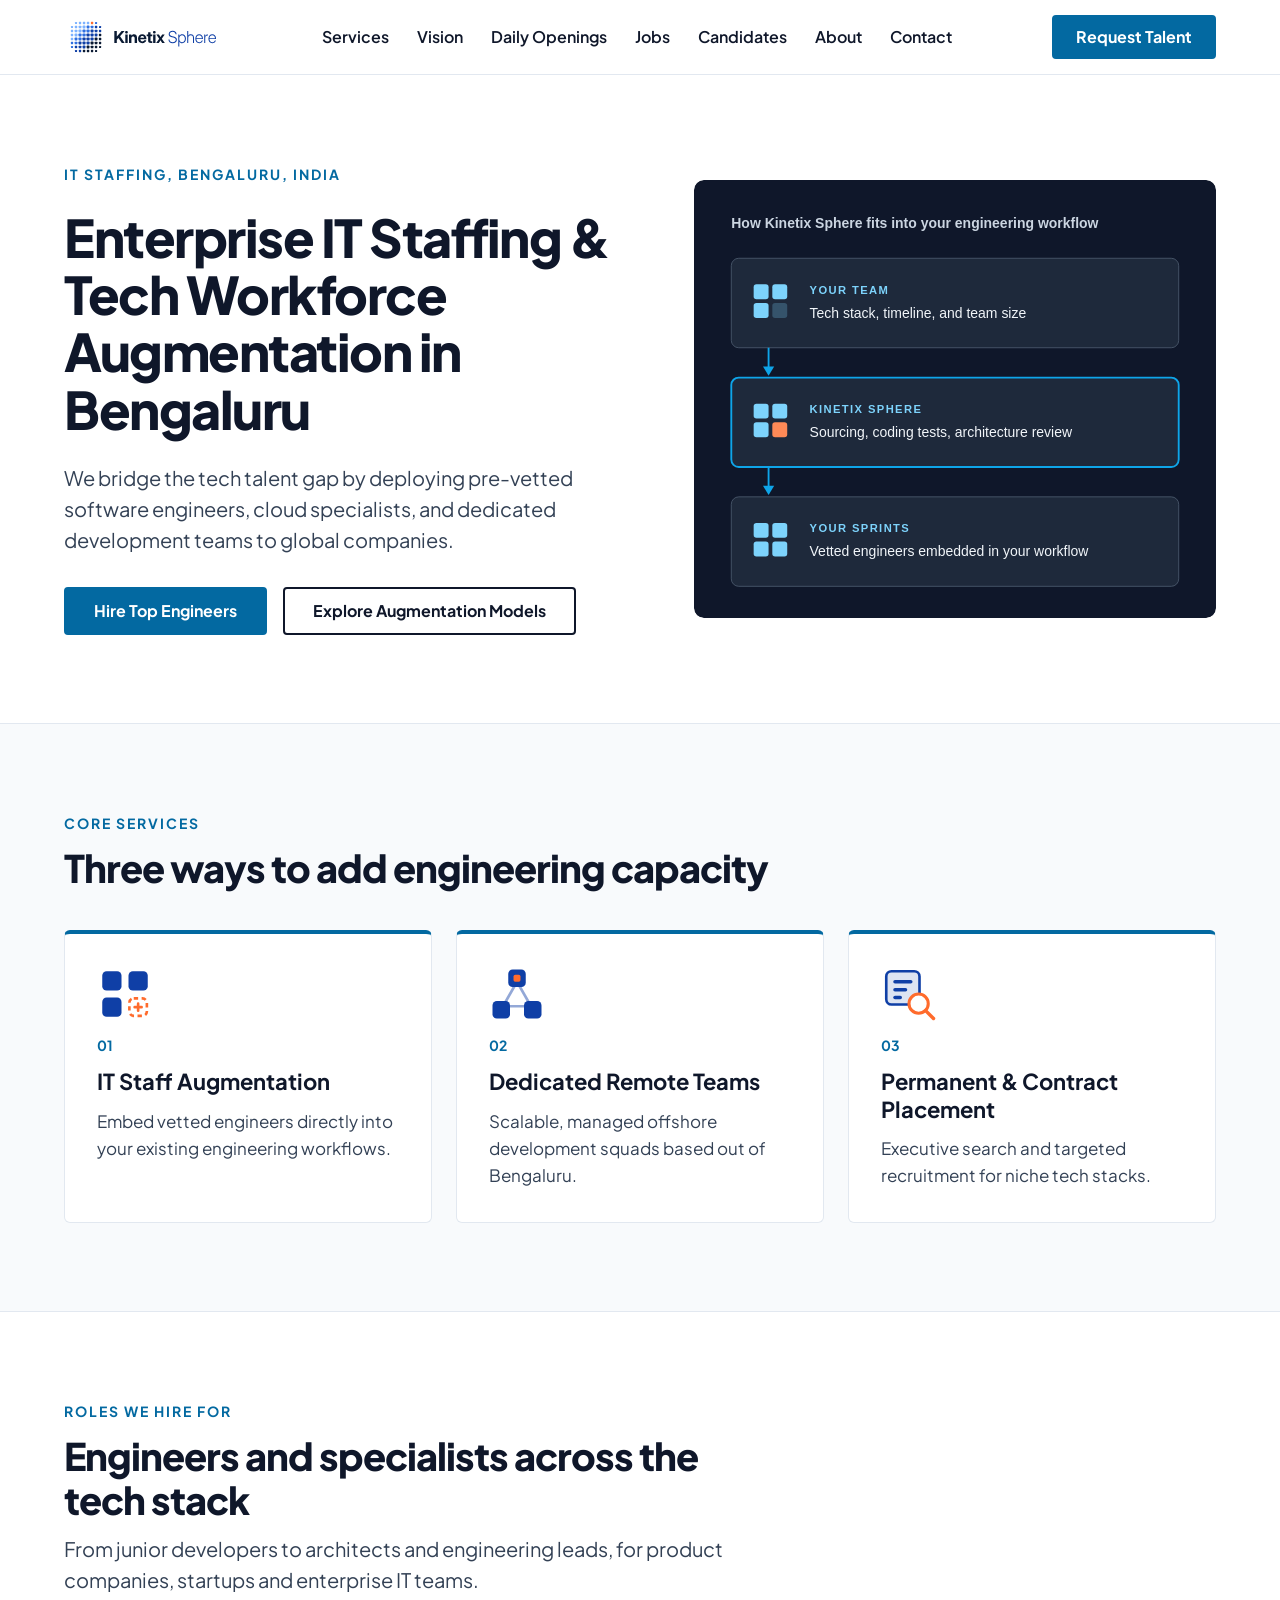
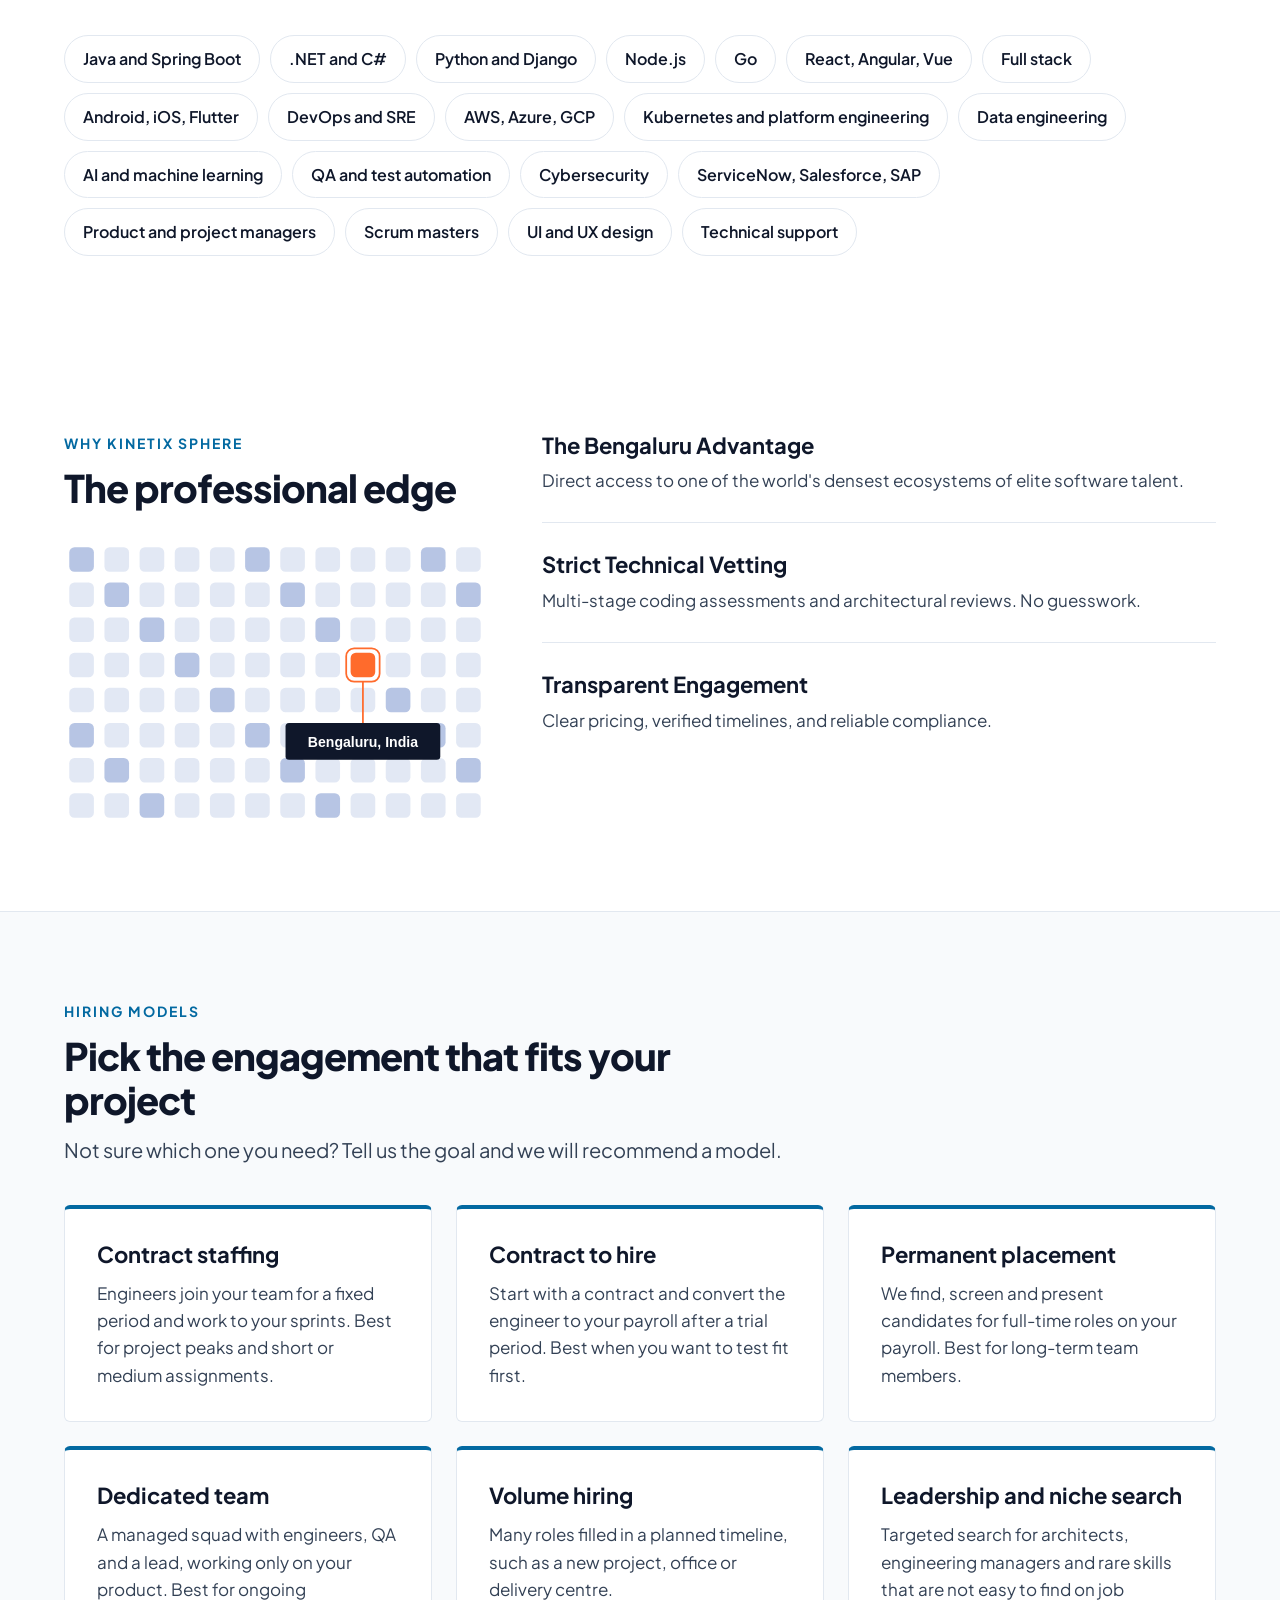
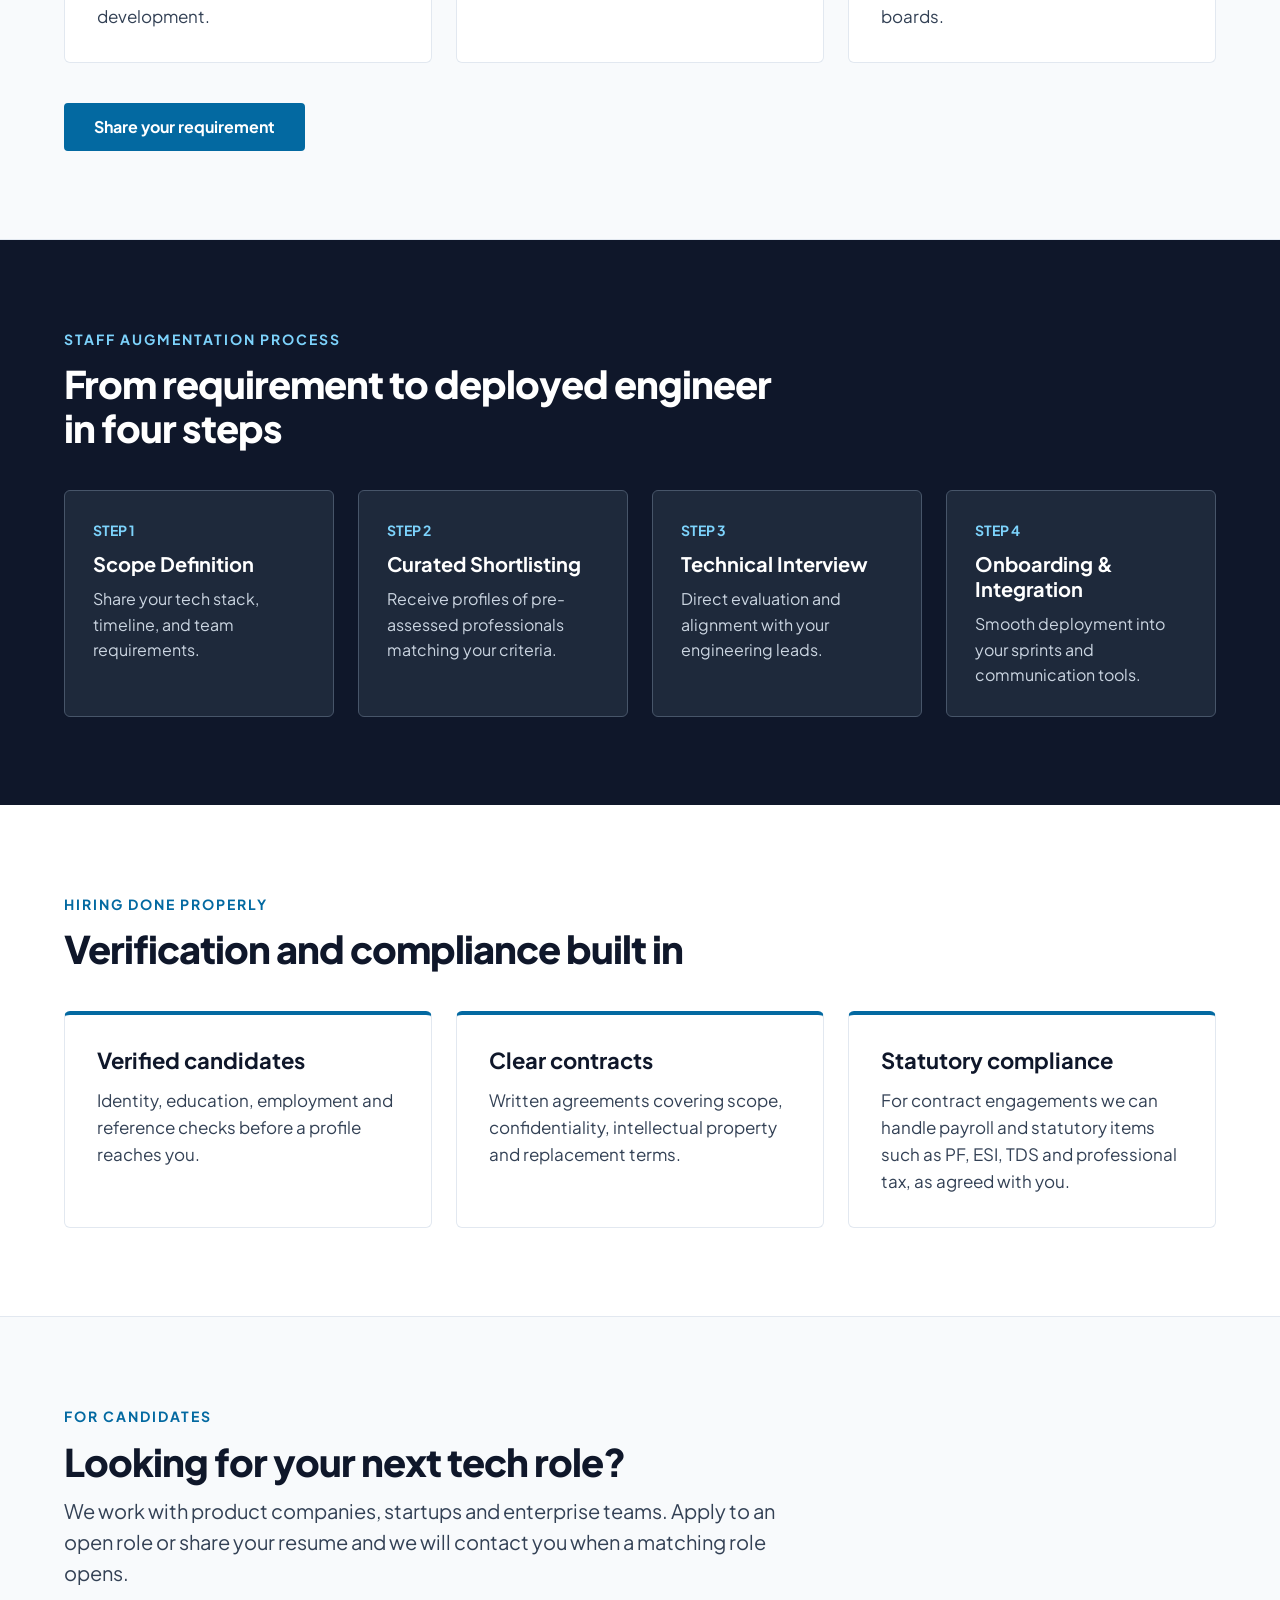
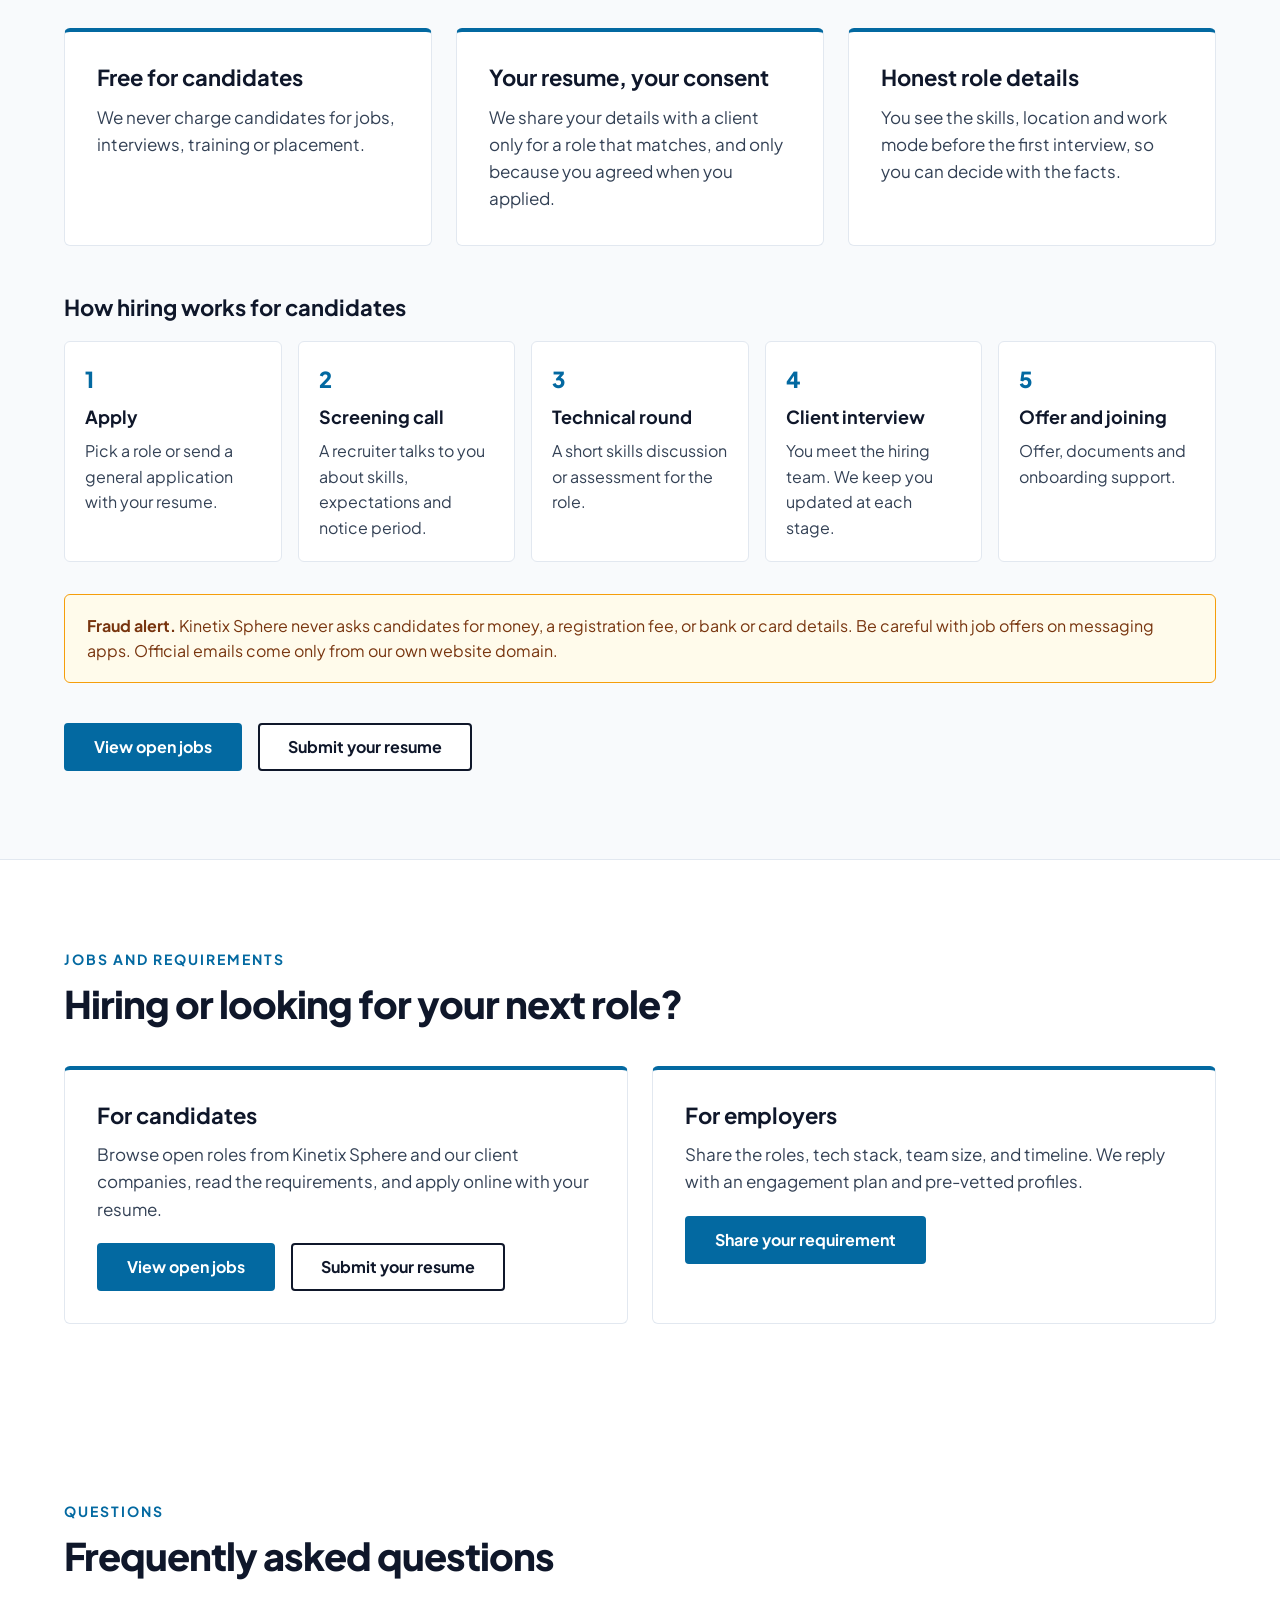
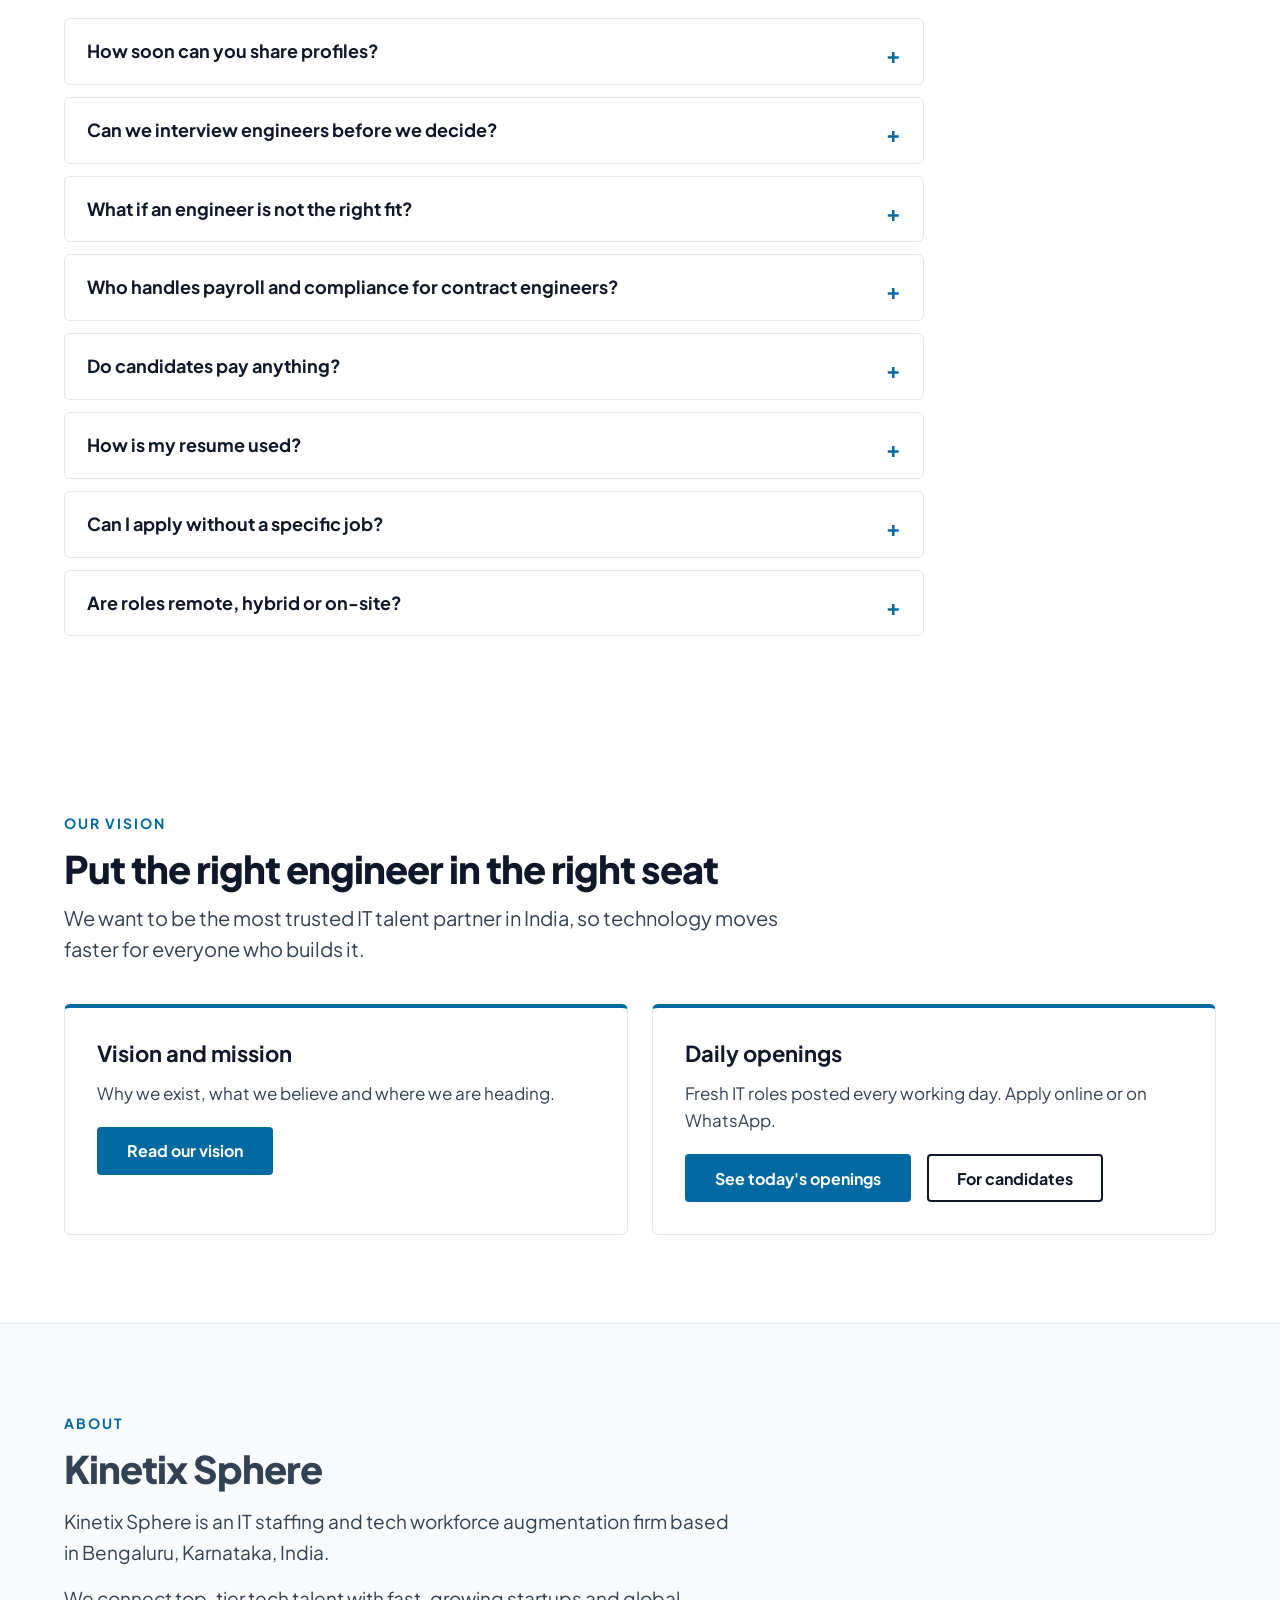
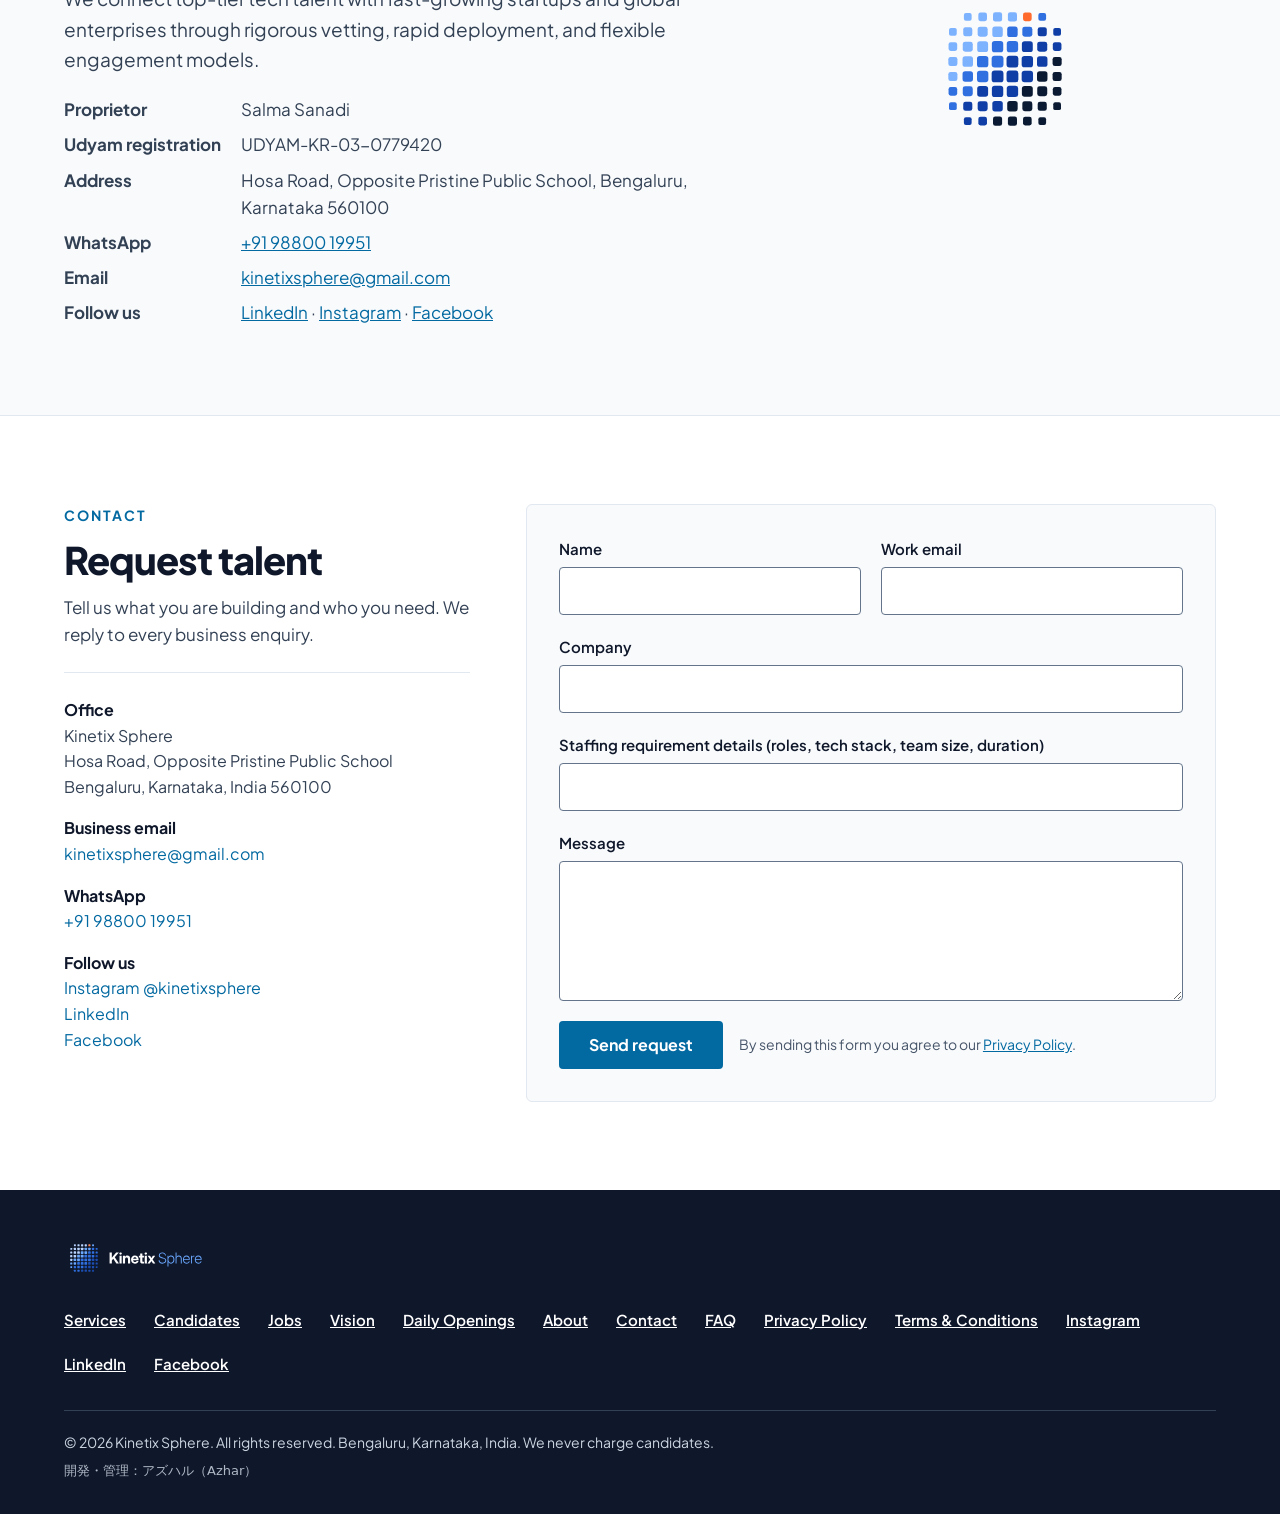
<file: index.html>
<!doctype html>
<html lang="en">
<head>
<meta charset="utf-8">
<meta name="viewport" content="width=device-width, initial-scale=1">
<title>Kinetix Sphere | Enterprise IT Staffing and Tech Workforce Augmentation in Bengaluru</title>
<meta name="description" content="Kinetix Sphere deploys pre-vetted software engineers, cloud specialists, and dedicated development teams to global companies. IT staffing and workforce augmentation from Bengaluru, India.">
<link rel="canonical" href="https://kinetixsphere.com/">
<meta name="theme-color" content="#0A1A33">

<meta property="og:type" content="website">
<meta property="og:site_name" content="Kinetix Sphere">
<meta property="og:title" content="Kinetix Sphere | IT Staffing and Tech Workforce Augmentation in Bengaluru">
<meta property="og:description" content="Pre-vetted software engineers, cloud specialists, and dedicated development teams for global companies.">
<meta property="og:url" content="https://kinetixsphere.com/">
<meta property="og:image" content="https://kinetixsphere.com/assets/img/og-image.png">
<meta name="twitter:card" content="summary_large_image">

<link rel="icon" href="favicon.ico" sizes="any">
<link rel="icon" type="image/svg+xml" href="favicon.svg">
<link rel="icon" type="image/png" sizes="32x32" href="favicon-32x32.png">
<link rel="icon" type="image/png" sizes="16x16" href="favicon-16x16.png">
<link rel="apple-touch-icon" href="apple-touch-icon.png">

<link rel="preconnect" href="https://fonts.googleapis.com">
<link rel="preconnect" href="https://fonts.gstatic.com" crossorigin>
<link href="https://fonts.googleapis.com/css2?family=Plus+Jakarta+Sans:wght@400;600;700;800&amp;display=swap" rel="stylesheet">
<link rel="stylesheet" href="assets/css/style.css">
<!-- FAQ data for Google search results. Keep it in step with the FAQ text in the page body. -->
<script type="application/ld+json">{"@context": "https://schema.org", "@type": "FAQPage", "mainEntity": [{"@type": "Question", "name": "How soon can you share profiles?", "acceptedAnswer": {"@type": "Answer", "text": "It depends on the role and skills. We agree an expected timeline for profiles when we confirm your requirement."}}, {"@type": "Question", "name": "Can we interview engineers before we decide?", "acceptedAnswer": {"@type": "Answer", "text": "Yes. You interview and approve every engineer before they start."}}, {"@type": "Question", "name": "What if an engineer is not the right fit?", "acceptedAnswer": {"@type": "Answer", "text": "Replacement terms are written into your agreement, so you are covered if a placement does not work out."}}, {"@type": "Question", "name": "Who handles payroll and compliance for contract engineers?", "acceptedAnswer": {"@type": "Answer", "text": "For contract engagements we can handle payroll and statutory compliance. We confirm the details in your agreement."}}, {"@type": "Question", "name": "Do candidates pay anything?", "acceptedAnswer": {"@type": "Answer", "text": "No. We never charge candidates at any stage."}}, {"@type": "Question", "name": "How is my resume used?", "acceptedAnswer": {"@type": "Answer", "text": "We store it and share it with client companies only for roles that match your profile, as described in our Privacy Policy. You can ask us to delete it at any time."}}, {"@type": "Question", "name": "Can I apply without a specific job?", "acceptedAnswer": {"@type": "Answer", "text": "Yes. Use the general application and we will contact you when a matching role opens."}}, {"@type": "Question", "name": "Are roles remote, hybrid or on-site?", "acceptedAnswer": {"@type": "Answer", "text": "It depends on the client. Each role shows its work mode, and the application form lets you tell us your preference."}}]}</script>
</head>
<body>
<a class="skip" href="#main">Skip to content</a>

<!-- Header and menu. The menu is the same on every page. If you add a page, add its link here and in the footer of each page. -->
<header class="site-header">
<div class="container bar">
<a class="logo" href="index.html" aria-label="Kinetix Sphere home"><img src="assets/img/logo.svg" alt="Kinetix Sphere" width="159" height="44"></a>
<nav class="main-nav" aria-label="Main">
<a href="services.html">Services</a>
<a href="vision.html">Vision</a>
<a href="openings.html">Daily Openings</a>
<a href="jobs.html">Jobs</a>
<a href="candidates.html">Candidates</a>
<a href="about.html">About</a>
<a href="contact.html">Contact</a>
</nav>
<a class="btn small" href="hire.html">Request Talent</a>
</div>
</header>

<main id="main">

<section>
<div class="container hero-grid">
<div class="hero-copy">
<div class="eyebrow">IT staffing, Bengaluru, India</div>
<h1>Enterprise IT Staffing &amp; Tech Workforce Augmentation in Bengaluru</h1>
<p class="lead">We bridge the tech talent gap by deploying pre-vetted software engineers, cloud specialists, and dedicated development teams to global companies.</p>
<div class="cta-row">
<a class="btn" href="hire.html">Hire Top Engineers</a>
<a class="btn outline" href="#augmentation">Explore Augmentation Models</a>
</div>
</div>
<div class="hero-img">
<img src="assets/img/hero-workflow.svg" alt="Diagram of three connected steps. Your team shares its tech stack, timeline, and team size. Kinetix Sphere sources talent, runs coding tests, and reviews architecture. Vetted engineers then join your sprints." width="560" height="470">
</div>
</div>
</section>

<section id="services" class="alt">
<div class="container">
<div class="sec-head">
<div class="eyebrow">Core services</div>
<h2>Three ways to add engineering capacity</h2>
</div>
<div class="cards">
<article class="card">
<img class="ico" src="assets/img/icon-augmentation.svg" alt="" width="56" height="56">
<div class="num">01</div>
<h3>IT Staff Augmentation</h3>
<p>Embed vetted engineers directly into your existing engineering workflows.</p>
</article>
<article class="card">
<img class="ico" src="assets/img/icon-teams.svg" alt="" width="56" height="56">
<div class="num">02</div>
<h3>Dedicated Remote Teams</h3>
<p>Scalable, managed offshore development squads based out of Bengaluru.</p>
</article>
<article class="card">
<img class="ico" src="assets/img/icon-placement.svg" alt="" width="56" height="56">
<div class="num">03</div>
<h3>Permanent &amp; Contract Placement</h3>
<p>Executive search and targeted recruitment for niche tech stacks.</p>
</article>
</div>
</div>
</section>

<section id="talent">
<div class="container">
<div class="sec-head">
<div class="eyebrow">Roles we hire for</div>
<h2>Engineers and specialists across the tech stack</h2>
<p class="lead">From junior developers to architects and engineering leads, for product companies, startups and enterprise IT teams.</p>
</div>
<ul class="chips" aria-label="Roles and skills we hire for">
<li>Java and Spring Boot</li><li>.NET and C#</li><li>Python and Django</li><li>Node.js</li><li>Go</li>
<li>React, Angular, Vue</li><li>Full stack</li><li>Android, iOS, Flutter</li>
<li>DevOps and SRE</li><li>AWS, Azure, GCP</li><li>Kubernetes and platform engineering</li>
<li>Data engineering</li><li>AI and machine learning</li><li>QA and test automation</li>
<li>Cybersecurity</li><li>ServiceNow, Salesforce, SAP</li><li>Product and project managers</li>
<li>Scrum masters</li><li>UI and UX design</li><li>Technical support</li>
</ul>
</div>
</section>

<section id="why">
<div class="container why-grid">
<div>
<div class="stack">
<div class="eyebrow">Why Kinetix Sphere</div>
<h2>The professional edge</h2>
</div>
<img class="why-img" src="assets/img/bengaluru-grid.svg" alt="A grid of squares representing the global tech talent network with Bengaluru, India highlighted in orange." width="480" height="320">
</div>
<div class="why-list">
<div>
<h3>The Bengaluru Advantage</h3>
<p>Direct access to one of the world's densest ecosystems of elite software talent.</p>
</div>
<div>
<h3>Strict Technical Vetting</h3>
<p>Multi-stage coding assessments and architectural reviews. No guesswork.</p>
</div>
<div>
<h3>Transparent Engagement</h3>
<p>Clear pricing, verified timelines, and reliable compliance.</p>
</div>
</div>
</div>
</section>

<section id="models" class="alt">
<div class="container">
<div class="sec-head">
<div class="eyebrow">Hiring models</div>
<h2>Pick the engagement that fits your project</h2>
<p class="lead">Not sure which one you need? Tell us the goal and we will recommend a model.</p>
</div>
<div class="cards">
<article class="card"><h3>Contract staffing</h3><p>Engineers join your team for a fixed period and work to your sprints. Best for project peaks and short or medium assignments.</p></article>
<article class="card"><h3>Contract to hire</h3><p>Start with a contract and convert the engineer to your payroll after a trial period. Best when you want to test fit first.</p></article>
<article class="card"><h3>Permanent placement</h3><p>We find, screen and present candidates for full-time roles on your payroll. Best for long-term team members.</p></article>
<article class="card"><h3>Dedicated team</h3><p>A managed squad with engineers, QA and a lead, working only on your product. Best for ongoing development.</p></article>
<article class="card"><h3>Volume hiring</h3><p>Many roles filled in a planned timeline, such as a new project, office or delivery centre.</p></article>
<article class="card"><h3>Leadership and niche search</h3><p>Targeted search for architects, engineering managers and rare skills that are not easy to find on job boards.</p></article>
</div>
<div class="cta-row" style="margin-top:32px"><a class="btn" href="hire.html">Share your requirement</a></div>
</div>
</section>

<section id="augmentation" class="dark">
<div class="container">
<div class="sec-head">
<div class="eyebrow">Staff augmentation process</div>
<h2>From requirement to deployed engineer in four steps</h2>
</div>
<div class="steps">
<div class="step">
<div class="label">STEP 1</div>
<h3>Scope Definition</h3>
<p>Share your tech stack, timeline, and team requirements.</p>
</div>
<div class="step">
<div class="label">STEP 2</div>
<h3>Curated Shortlisting</h3>
<p>Receive profiles of pre-assessed professionals matching your criteria.</p>
</div>
<div class="step">
<div class="label">STEP 3</div>
<h3>Technical Interview</h3>
<p>Direct evaluation and alignment with your engineering leads.</p>
</div>
<div class="step">
<div class="label">STEP 4</div>
<h3>Onboarding &amp; Integration</h3>
<p>Smooth deployment into your sprints and communication tools.</p>
</div>
</div>
</div>
</section>

<section id="trust">
<div class="container">
<div class="sec-head">
<div class="eyebrow">Hiring done properly</div>
<h2>Verification and compliance built in</h2>
</div>
<div class="cards">
<article class="card"><h3>Verified candidates</h3><p>Identity, education, employment and reference checks before a profile reaches you.</p></article>
<article class="card"><h3>Clear contracts</h3><p>Written agreements covering scope, confidentiality, intellectual property and replacement terms.</p></article>
<article class="card"><h3>Statutory compliance</h3><p>For contract engagements we can handle payroll and statutory items such as PF, ESI, TDS and professional tax, as agreed with you.</p></article>
</div>
</div>
</section>

<section id="candidates" class="alt">
<div class="container">
<div class="sec-head">
<div class="eyebrow">For candidates</div>
<h2>Looking for your next tech role?</h2>
<p class="lead">We work with product companies, startups and enterprise teams. Apply to an open role or share your resume and we will contact you when a matching role opens.</p>
</div>
<div class="cards">
<article class="card"><h3>Free for candidates</h3><p>We never charge candidates for jobs, interviews, training or placement.</p></article>
<article class="card"><h3>Your resume, your consent</h3><p>We share your details with a client only for a role that matches, and only because you agreed when you applied.</p></article>
<article class="card"><h3>Honest role details</h3><p>You see the skills, location and work mode before the first interview, so you can decide with the facts.</p></article>
</div>
<h3 style="margin:48px 0 20px">How hiring works for candidates</h3>
<ol class="flow">
<li><strong>Apply</strong><span>Pick a role or send a general application with your resume.</span></li>
<li><strong>Screening call</strong><span>A recruiter talks to you about skills, expectations and notice period.</span></li>
<li><strong>Technical round</strong><span>A short skills discussion or assessment for the role.</span></li>
<li><strong>Client interview</strong><span>You meet the hiring team. We keep you updated at each stage.</span></li>
<li><strong>Offer and joining</strong><span>Offer, documents and onboarding support.</span></li>
</ol>
<div class="notice" role="note">
<strong>Fraud alert.</strong> Kinetix Sphere never asks candidates for money, a registration fee, or bank or card details. Be careful with job offers on messaging apps. Official emails come only from our own website domain.
</div>
<div class="cta-row" style="margin-top:32px"><a class="btn" href="jobs.html">View open jobs</a><a class="btn outline" href="apply.html">Submit your resume</a></div>
</div>
</section>

<section id="jobs">
<div class="container">
<div class="sec-head">
<div class="eyebrow">Jobs and requirements</div>
<h2>Hiring or looking for your next role?</h2>
</div>
<div class="cards two">
<article class="card">
<h3>For candidates</h3>
<p>Browse open roles from Kinetix Sphere and our client companies, read the requirements, and apply online with your resume.</p>
<div class="cta-row"><a class="btn" href="jobs.html">View open jobs</a><a class="btn outline" href="apply.html">Submit your resume</a></div>
</article>
<article class="card">
<h3>For employers</h3>
<p>Share the roles, tech stack, team size, and timeline. We reply with an engagement plan and pre-vetted profiles.</p>
<div class="cta-row"><a class="btn" href="hire.html">Share your requirement</a></div>
</article>
</div>
</div>
</section>

<section id="faq">
<div class="container">
<div class="sec-head">
<div class="eyebrow">Questions</div>
<h2>Frequently asked questions</h2>
</div>
<div class="faq">
<details><summary>How soon can you share profiles?</summary><p>It depends on the role and skills. We agree an expected timeline for profiles when we confirm your requirement.</p></details>
<details><summary>Can we interview engineers before we decide?</summary><p>Yes. You interview and approve every engineer before they start.</p></details>
<details><summary>What if an engineer is not the right fit?</summary><p>Replacement terms are written into your agreement, so you are covered if a placement does not work out.</p></details>
<details><summary>Who handles payroll and compliance for contract engineers?</summary><p>For contract engagements we can handle payroll and statutory compliance. We confirm the details in your agreement.</p></details>
<details><summary>Do candidates pay anything?</summary><p>No. We never charge candidates at any stage.</p></details>
<details><summary>How is my resume used?</summary><p>We store it and share it with client companies only for roles that match your profile, as described in our Privacy Policy. You can ask us to delete it at any time.</p></details>
<details><summary>Can I apply without a specific job?</summary><p>Yes. Use the general application and we will contact you when a matching role opens.</p></details>
<details><summary>Are roles remote, hybrid or on-site?</summary><p>It depends on the client. Each role shows its work mode, and the application form lets you tell us your preference.</p></details>
</div>
</div>
</section>

<section id="vision">
<div class="container">
<div class="sec-head">
<div class="eyebrow">Our vision</div>
<h2>Put the right engineer in the right seat</h2>
<p class="lead">We want to be the most trusted IT talent partner in India, so technology moves faster for everyone who builds it.</p>
</div>
<div class="cards two">
<article class="card"><h3>Vision and mission</h3><p>Why we exist, what we believe and where we are heading.</p><div class="cta-row"><a class="btn" href="vision.html">Read our vision</a></div></article>
<article class="card"><h3>Daily openings</h3><p>Fresh IT roles posted every working day. Apply online or on WhatsApp.</p><div class="cta-row"><a class="btn" href="openings.html">See today's openings</a><a class="btn outline" href="candidates.html">For candidates</a></div></article>
</div>
</div>
</section>

<section id="about" class="alt">
<div class="container about-grid">
<div class="about-copy">
<div class="stack">
<div class="eyebrow">About</div>
<h2>Kinetix Sphere</h2>
</div>
<p>Kinetix Sphere is an IT staffing and tech workforce augmentation firm based in Bengaluru, Karnataka, India.</p>
<p>We connect top-tier tech talent with fast-growing startups and global enterprises through rigorous vetting, rapid deployment, and flexible engagement models.</p>
<dl class="biz">
<dt>Proprietor</dt><dd>Salma Sanadi</dd>
<dt>Udyam registration</dt><dd>UDYAM-KR-03-0779420</dd>
<!-- Contact details. The address, email and WhatsApp number also appear in the footer, contact.html, about.html, privacy-policy.html and terms-and-conditions.html. Change them in all of those. -->
<dt>Address</dt><dd>Hosa Road, Opposite Pristine Public School, Bengaluru, Karnataka 560100</dd>
<dt>WhatsApp</dt><dd><a href="https://wa.me/919880019951" target="_blank" rel="noopener">+91 98800 19951</a></dd>
<dt>Email</dt><dd><a href="mailto:kinetixsphere@gmail.com">kinetixsphere@gmail.com</a></dd>
<dt>Follow us</dt><dd><a href="https://www.linkedin.com/in/kinetix-sphere-5b0120446" target="_blank" rel="noopener">LinkedIn</a> &middot; <a href="https://www.instagram.com/kinetixsphere" target="_blank" rel="noopener">Instagram</a> &middot; <a href="https://www.facebook.com/profile.php?id=61595677872182" target="_blank" rel="noopener">Facebook</a></dd>
</dl>
</div>
<img class="about-mark" src="assets/img/about-mark.svg" alt="" width="140" height="140">
</div>
</section>

<section id="contact">
<div class="container contact-grid">
<div>
<div class="stack">
<div class="eyebrow">Contact</div>
<h2>Request talent</h2>
<p style="color:#334155">Tell us what you are building and who you need. We reply to every business enquiry.</p>
</div>
<div class="details">
<div><strong>Office</strong>Kinetix Sphere<br>Hosa Road, Opposite Pristine Public School<br>Bengaluru, Karnataka, India 560100</div>
<div><strong>Business email</strong><a href="mailto:kinetixsphere@gmail.com">kinetixsphere@gmail.com</a></div>
<div><strong>WhatsApp</strong><a href="https://wa.me/919880019951" target="_blank" rel="noopener">+91 98800 19951</a></div>
<div><strong>Follow us</strong><a href="https://www.instagram.com/kinetixsphere" target="_blank" rel="noopener">Instagram @kinetixsphere</a><br><a href="https://www.linkedin.com/in/kinetix-sphere-5b0120446" target="_blank" rel="noopener">LinkedIn</a><br><a href="https://www.facebook.com/profile.php?id=61595677872182" target="_blank" rel="noopener">Facebook</a></div>
</div>
</div>
<!-- Contact form. Sent by contact.php on Hostinger or by the Lambda /contact route on AWS. The hidden "website" field is a spam trap: leave it empty. -->
<form class="contact" action="contact.php" method="post" aria-describedby="form-note">
<div id="form-status" class="status" role="status" aria-live="polite"></div>
<div class="row">
<div class="field"><label for="name">Name</label><input id="name" name="name" type="text" autocomplete="name" required maxlength="120"></div>
<div class="field"><label for="email">Work email</label><input id="email" name="email" type="email" autocomplete="email" required maxlength="160"></div>
</div>
<div class="field"><label for="company">Company</label><input id="company" name="company" type="text" autocomplete="organization" required maxlength="160"></div>
<div class="field"><label for="need">Staffing requirement details (roles, tech stack, team size, duration)</label><input id="need" name="need" type="text" required maxlength="300"></div>
<div class="field"><label for="message">Message</label><textarea id="message" name="message" rows="5" maxlength="4000"></textarea></div>
<div class="sr-only" aria-hidden="true"><label for="website">Leave this field empty</label><input id="website" name="website" type="text" tabindex="-1" autocomplete="off"></div>
<div class="form-foot">
<button class="btn" type="submit">Send request</button>
<span id="form-note" class="note">By sending this form you agree to our <a href="privacy-policy.html">Privacy Policy</a>.</span>
</div>
</form>
</div>
</section>

</main>

<!-- Footer: address, social links, copyright and the developer credit. The same footer is used on every page. -->
<footer class="site-footer">
<div class="container">
<div class="foot">
<a href="index.html" aria-label="Kinetix Sphere home"><img src="assets/img/logo-reverse.svg" alt="Kinetix Sphere" width="144" height="40"></a>
<nav aria-label="Footer">
<a href="services.html">Services</a>
<a href="candidates.html">Candidates</a>
<a href="jobs.html">Jobs</a>
<a href="vision.html">Vision</a>
<a href="openings.html">Daily Openings</a>
<a href="about.html">About</a>
<a href="contact.html">Contact</a>
<a href="#faq">FAQ</a>
<a href="privacy-policy.html">Privacy Policy</a>
<a href="terms-and-conditions.html">Terms &amp; Conditions</a>
<a href="https://www.instagram.com/kinetixsphere" target="_blank" rel="noopener">Instagram</a>
<a href="https://www.linkedin.com/in/kinetix-sphere-5b0120446" target="_blank" rel="noopener">LinkedIn</a>
<a href="https://www.facebook.com/profile.php?id=61595677872182" target="_blank" rel="noopener">Facebook</a>
</nav>
</div>
<div class="copy">&copy; 2026 Kinetix Sphere. All rights reserved. Bengaluru, Karnataka, India. We never charge candidates. <span class="credit" lang="ja">開発・管理：アズハル（Azhar）</span></div>
</div>
</footer>

<script>
(function () {
  var p = new URLSearchParams(window.location.search);
  var box = document.getElementById('form-status');
  if (!box) { return; }
  if (p.get('sent') === '1') {
    box.className = 'status ok';
    box.textContent = 'Thank you. Your request has been sent and we will reply to your work email.';
  } else if (p.get('error')) {
    box.className = 'status err';
    box.textContent = 'Your request could not be sent. Please check the fields and try again, or email us directly.';
  }
})();
</script>
</body>
</html>
</file>
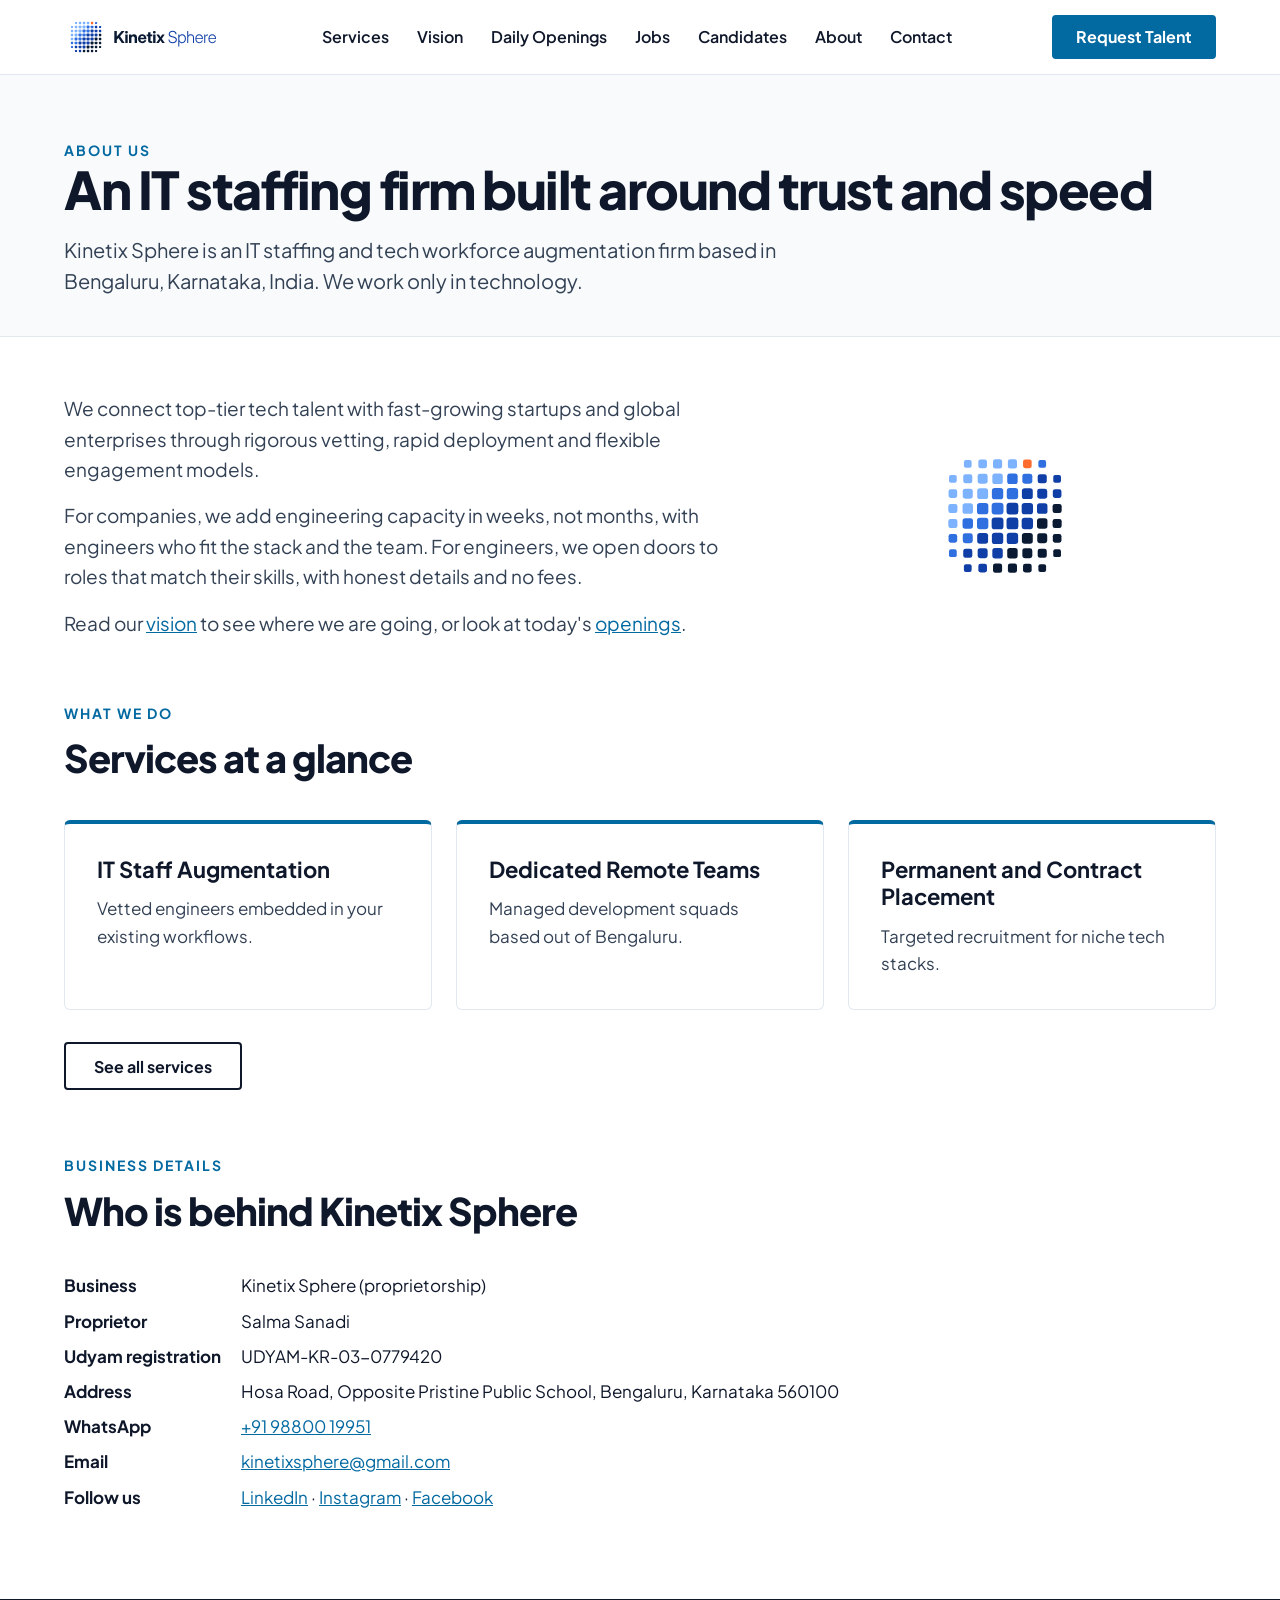
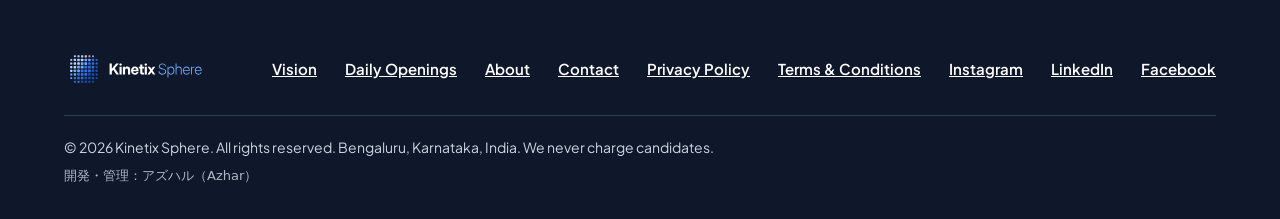
<file: about.html>
<!doctype html>
<html lang="en">
<head>
<meta charset="utf-8">
<meta name="viewport" content="width=device-width, initial-scale=1">
<title>About Us | Kinetix Sphere</title>
<meta name="description" content="About Kinetix Sphere, an IT staffing and tech workforce augmentation firm in Bengaluru, India. Business details, proprietor and contact information.">
<link rel="canonical" href="https://kinetixsphere.com/about.html">
<meta name="theme-color" content="#0A1A33">
<link rel="icon" href="favicon.ico" sizes="any">
<link rel="icon" type="image/svg+xml" href="favicon.svg">
<link rel="apple-touch-icon" href="apple-touch-icon.png">
<link rel="preconnect" href="https://fonts.googleapis.com">
<link rel="preconnect" href="https://fonts.gstatic.com" crossorigin>
<link href="https://fonts.googleapis.com/css2?family=Plus+Jakarta+Sans:wght@400;600;700;800&amp;display=swap" rel="stylesheet">
<link rel="stylesheet" href="assets/css/style.css">
</head>
<body>
<a class="skip" href="#main">Skip to content</a>

<!-- Header and menu. The menu is the same on every page. If you add a page, add its link here and in the footer of each page. -->
<header class="site-header">
<div class="container bar">
<a class="logo" href="index.html" aria-label="Kinetix Sphere home"><img src="assets/img/logo.svg" alt="Kinetix Sphere" width="159" height="44"></a>
<nav class="main-nav" aria-label="Main">
<a href="services.html">Services</a>
<a href="vision.html">Vision</a>
<a href="openings.html">Daily Openings</a>
<a href="jobs.html">Jobs</a>
<a href="candidates.html">Candidates</a>
<a href="about.html" aria-current="page">About</a>
<a href="contact.html">Contact</a>
</nav>
<a class="btn small" href="hire.html">Request Talent</a>
</div>
</header>

<main id="main">
<div class="page-head">
<div class="container">
<div class="eyebrow">About us</div>
<h1>An IT staffing firm built around trust and speed</h1>
<p class="lead">Kinetix Sphere is an IT staffing and tech workforce augmentation firm based in Bengaluru, Karnataka, India. We work only in technology.</p>
</div>
</div>

<div class="page-body">
<div class="container" style="display:flex;flex-direction:column;gap:64px">
<section style="padding:0" class="about-grid">
<div class="about-copy">
<p>We connect top-tier tech talent with fast-growing startups and global enterprises through rigorous vetting, rapid deployment and flexible engagement models.</p>
<p>For companies, we add engineering capacity in weeks, not months, with engineers who fit the stack and the team. For engineers, we open doors to roles that match their skills, with honest details and no fees.</p>
<p>Read our <a href="vision.html" style="text-decoration:underline">vision</a> to see where we are going, or look at today's <a href="openings.html" style="text-decoration:underline">openings</a>.</p>
</div>
<img class="about-mark" src="assets/img/about-mark.svg" alt="" width="140" height="140">
</section>
<section style="padding:0">
<div class="sec-head"><div class="eyebrow">What we do</div><h2>Services at a glance</h2></div>
<div class="cards">
<article class="card"><h3>IT Staff Augmentation</h3><p>Vetted engineers embedded in your existing workflows.</p></article>
<article class="card"><h3>Dedicated Remote Teams</h3><p>Managed development squads based out of Bengaluru.</p></article>
<article class="card"><h3>Permanent and Contract Placement</h3><p>Targeted recruitment for niche tech stacks.</p></article>
</div>
<div class="cta-row" style="margin-top:24px"><a class="btn outline" href="services.html">See all services</a></div>
</section>
<section style="padding:0">
<div class="sec-head"><div class="eyebrow">Business details</div><h2>Who is behind Kinetix Sphere</h2></div>
<dl class="biz">
<dt>Business</dt><dd>Kinetix Sphere (proprietorship)</dd>
<dt>Proprietor</dt><dd>Salma Sanadi</dd>
<dt>Udyam registration</dt><dd>UDYAM-KR-03-0779420</dd>
<dt>Address</dt><dd>Hosa Road, Opposite Pristine Public School, Bengaluru, Karnataka 560100</dd>
<dt>WhatsApp</dt><dd><a href="https://wa.me/919880019951" target="_blank" rel="noopener">+91 98800 19951</a></dd>
<dt>Email</dt><dd><a href="mailto:kinetixsphere@gmail.com">kinetixsphere@gmail.com</a></dd>
<dt>Follow us</dt><dd><a href="https://www.linkedin.com/in/kinetix-sphere-5b0120446" target="_blank" rel="noopener">LinkedIn</a> &middot; <a href="https://www.instagram.com/kinetixsphere" target="_blank" rel="noopener">Instagram</a> &middot; <a href="https://www.facebook.com/profile.php?id=61595677872182" target="_blank" rel="noopener">Facebook</a></dd>
</dl>
</section>
</div>
</div>
</main>

<!-- Footer: address, social links, copyright and the developer credit. The same footer is used on every page. -->
<footer class="site-footer">
<div class="container">
<div class="foot">
<a href="index.html" aria-label="Kinetix Sphere home"><img src="assets/img/logo-reverse.svg" alt="Kinetix Sphere" width="144" height="40"></a>
<nav aria-label="Legal">
<a href="vision.html">Vision</a>
<a href="openings.html">Daily Openings</a>
<a href="about.html">About</a>
<a href="contact.html">Contact</a>
<a href="privacy-policy.html">Privacy Policy</a>
<a href="terms-and-conditions.html">Terms &amp; Conditions</a>
<a href="https://www.instagram.com/kinetixsphere" target="_blank" rel="noopener">Instagram</a>
<a href="https://www.linkedin.com/in/kinetix-sphere-5b0120446" target="_blank" rel="noopener">LinkedIn</a>
<a href="https://www.facebook.com/profile.php?id=61595677872182" target="_blank" rel="noopener">Facebook</a>
</nav>
</div>
<div class="copy">&copy; 2026 Kinetix Sphere. All rights reserved. Bengaluru, Karnataka, India. We never charge candidates. <span class="credit" lang="ja">開発・管理：アズハル（Azhar）</span></div>
</div>
</footer>
</body>
</html>
</file>
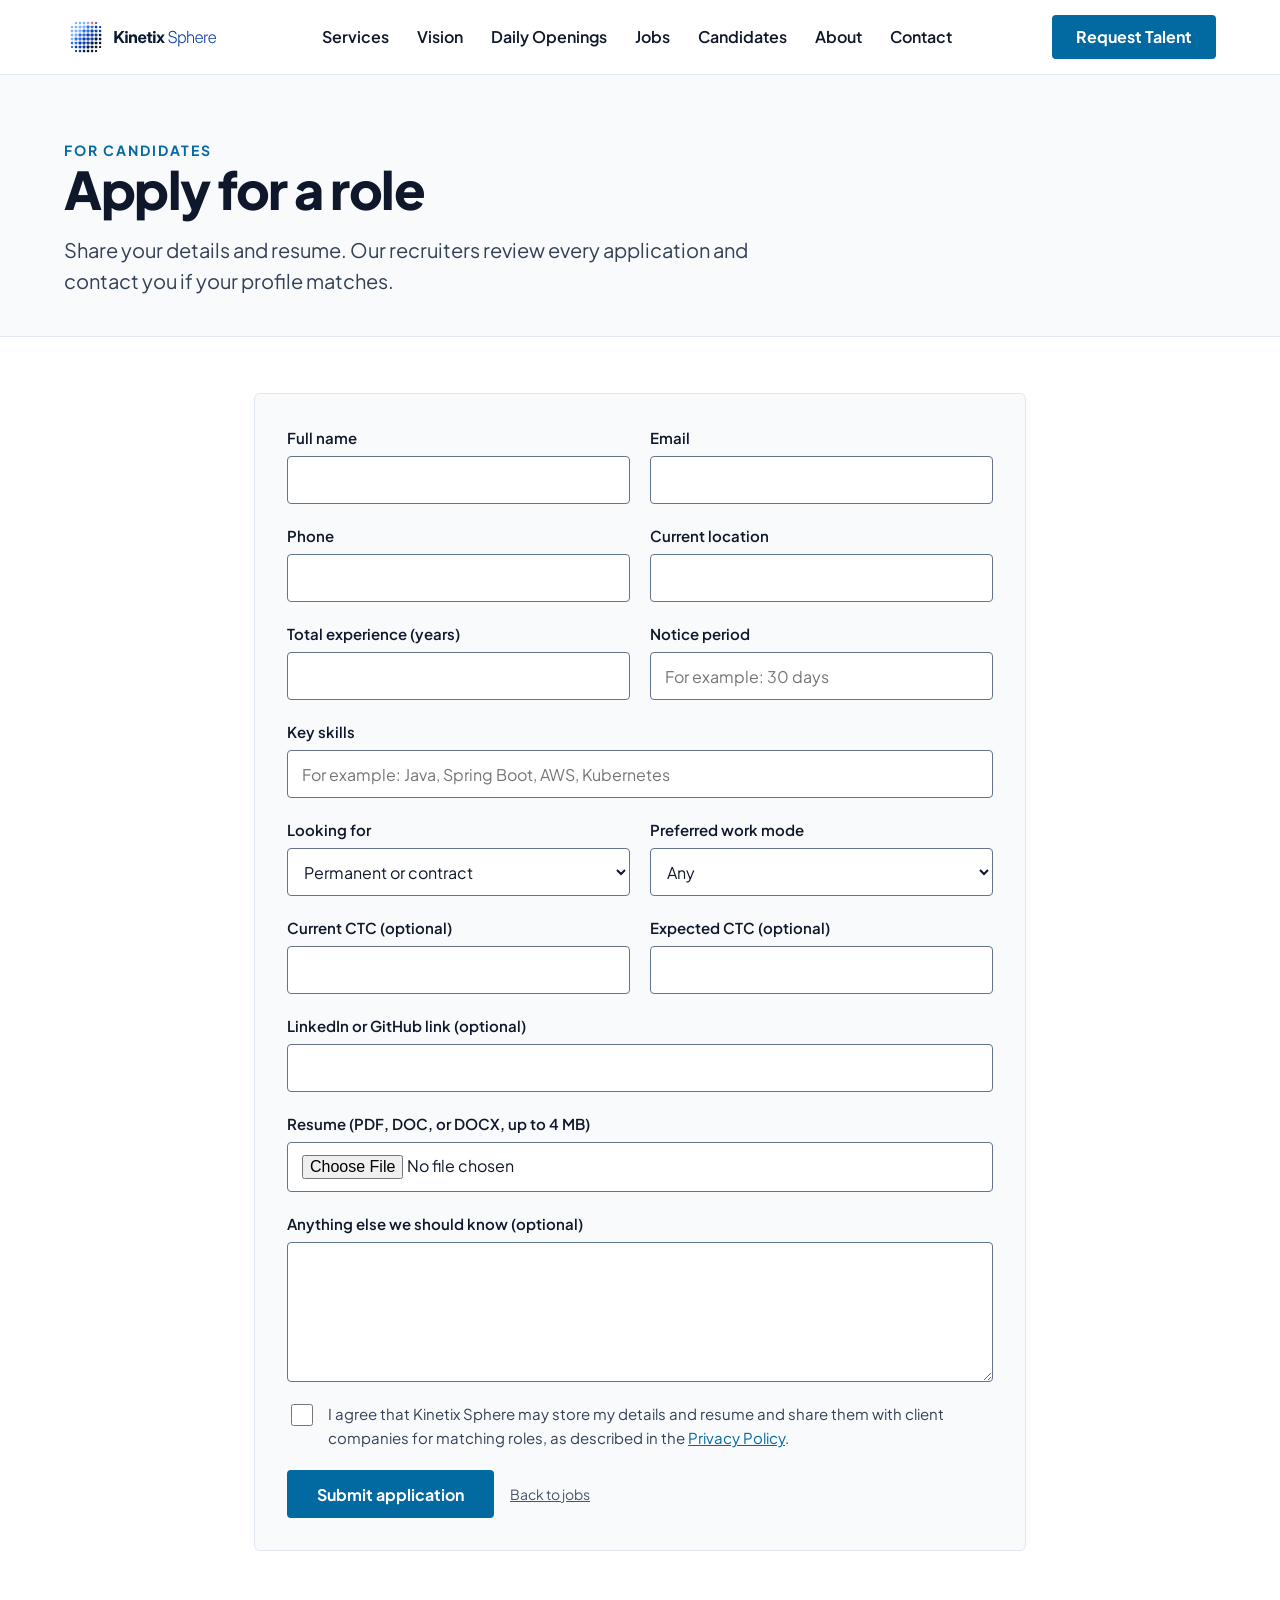
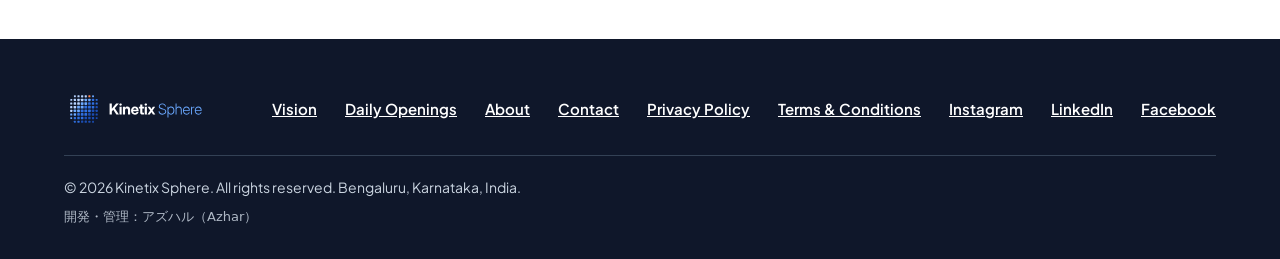
<file: apply.html>
<!doctype html>
<html lang="en">
<head>
<meta charset="utf-8">
<meta name="viewport" content="width=device-width, initial-scale=1">
<title>Apply for a Job | Kinetix Sphere</title>
<meta name="description" content="Apply to IT and software engineering roles with Kinetix Sphere. Share your resume and details.">
<link rel="canonical" href="https://kinetixsphere.com/apply.html">
<meta name="theme-color" content="#0A1A33">
<link rel="icon" href="favicon.ico" sizes="any">
<link rel="icon" type="image/svg+xml" href="favicon.svg">
<link rel="apple-touch-icon" href="apple-touch-icon.png">
<link rel="preconnect" href="https://fonts.googleapis.com">
<link rel="preconnect" href="https://fonts.gstatic.com" crossorigin>
<link href="https://fonts.googleapis.com/css2?family=Plus+Jakarta+Sans:wght@400;600;700;800&amp;display=swap" rel="stylesheet">
<link rel="stylesheet" href="assets/css/style.css">
</head>
<body>
<a class="skip" href="#main">Skip to content</a>

<!-- Header and menu. The menu is the same on every page. If you add a page, add its link here and in the footer of each page. -->
<header class="site-header">
<div class="container bar">
<a class="logo" href="index.html" aria-label="Kinetix Sphere home"><img src="assets/img/logo.svg" alt="Kinetix Sphere" width="159" height="44"></a>
<nav class="main-nav" aria-label="Main">
<a href="services.html">Services</a>
<a href="vision.html">Vision</a>
<a href="openings.html">Daily Openings</a>
<a href="jobs.html">Jobs</a>
<a href="candidates.html">Candidates</a>
<a href="about.html">About</a>
<a href="contact.html">Contact</a>
</nav>
<a class="btn small" href="hire.html">Request Talent</a>
</div>
</header>

<main id="main">
<div class="page-head">
<div class="container">
<div class="eyebrow">For candidates</div>
<h1>Apply for a role</h1>
<p class="lead">Share your details and resume. Our recruiters review every application and contact you if your profile matches.</p>
</div>
</div>

<div class="page-body">
<div class="container form-wrap">
<div id="form-status" class="status" role="status" aria-live="polite"></div>
<!-- Job application form. Sent by apply.php on Hostinger or by the Lambda /apply route on AWS. The resume goes to the jobs email as an attachment and is not stored on the website. Allowed: PDF, DOC, DOCX, up to 4 MB. -->
<form class="contact" action="apply.php" method="post" enctype="multipart/form-data">
<div id="applying" class="applying" hidden></div>
<input type="hidden" id="job_id" name="job_id" value="">
<input type="hidden" id="job_title" name="job_title" value="">

<div class="row">
<div class="field"><label for="name">Full name</label><input id="name" name="name" type="text" autocomplete="name" required maxlength="120"></div>
<div class="field"><label for="email">Email</label><input id="email" name="email" type="email" autocomplete="email" required maxlength="160"></div>
</div>
<div class="row">
<div class="field"><label for="phone">Phone</label><input id="phone" name="phone" type="tel" autocomplete="tel" required maxlength="40"></div>
<div class="field"><label for="location">Current location</label><input id="location" name="location" type="text" autocomplete="address-level2" required maxlength="120"></div>
</div>
<div class="row">
<div class="field"><label for="experience">Total experience (years)</label><input id="experience" name="experience" type="text" inputmode="decimal" maxlength="20"></div>
<div class="field"><label for="notice">Notice period</label><input id="notice" name="notice" type="text" placeholder="For example: 30 days" maxlength="60"></div>
</div>
<div class="field"><label for="skills">Key skills</label><input id="skills" name="skills" type="text" placeholder="For example: Java, Spring Boot, AWS, Kubernetes" maxlength="300"></div>
<div class="row">
<div class="field">
<label for="jobtype">Looking for</label>
<select id="jobtype" name="jobtype">
<option selected>Permanent or contract</option>
<option>Permanent</option>
<option>Contract</option>
</select>
</div>
<div class="field">
<label for="workmode">Preferred work mode</label>
<select id="workmode" name="workmode">
<option selected>Any</option>
<option>On-site</option>
<option>Hybrid</option>
<option>Remote</option>
</select>
</div>
</div>
<div class="row">
<div class="field"><label for="currentctc">Current CTC (optional)</label><input id="currentctc" name="currentctc" type="text" maxlength="60"></div>
<div class="field"><label for="ctc">Expected CTC (optional)</label><input id="ctc" name="ctc" type="text" maxlength="60"></div>
</div>
<div class="field"><label for="link">LinkedIn or GitHub link (optional)</label><input id="link" name="link" type="url" maxlength="300"></div>
<div class="field">
<label for="resume">Resume (PDF, DOC, or DOCX, up to 4 MB)</label>
<input id="resume" name="resume" type="file" accept=".pdf,.doc,.docx" required>
</div>
<div class="field"><label for="message">Anything else we should know (optional)</label><textarea id="message" name="message" rows="4" maxlength="4000"></textarea></div>

<div class="sr-only" aria-hidden="true"><label for="website">Leave this field empty</label><input id="website" name="website" type="text" tabindex="-1" autocomplete="off"></div>

<label class="check"><input type="checkbox" name="consent" value="1" required><span>I agree that Kinetix Sphere may store my details and resume and share them with client companies for matching roles, as described in the <a href="privacy-policy.html" style="text-decoration:underline">Privacy Policy</a>.</span></label>

<div class="form-foot">
<button class="btn" type="submit">Submit application</button>
<a href="jobs.html" class="note" style="text-decoration:underline">Back to jobs</a>
</div>
</form>
</div>
</div>
</main>

<!-- Footer: address, social links, copyright and the developer credit. The same footer is used on every page. -->
<footer class="site-footer">
<div class="container">
<div class="foot">
<a href="index.html" aria-label="Kinetix Sphere home"><img src="assets/img/logo-reverse.svg" alt="Kinetix Sphere" width="144" height="40"></a>
<nav aria-label="Legal">
<a href="vision.html">Vision</a>
<a href="openings.html">Daily Openings</a>
<a href="about.html">About</a>
<a href="contact.html">Contact</a>
<a href="privacy-policy.html">Privacy Policy</a>
<a href="terms-and-conditions.html">Terms &amp; Conditions</a>
<a href="https://www.instagram.com/kinetixsphere" target="_blank" rel="noopener">Instagram</a>
<a href="https://www.linkedin.com/in/kinetix-sphere-5b0120446" target="_blank" rel="noopener">LinkedIn</a>
<a href="https://www.facebook.com/profile.php?id=61595677872182" target="_blank" rel="noopener">Facebook</a>
</nav>
</div>
<div class="copy">&copy; 2026 Kinetix Sphere. All rights reserved. Bengaluru, Karnataka, India. <span class="credit" lang="ja">開発・管理：アズハル（Azhar）</span></div>
</div>
</footer>
<script src="assets/js/forms.js"></script>
</body>
</html>
</file>
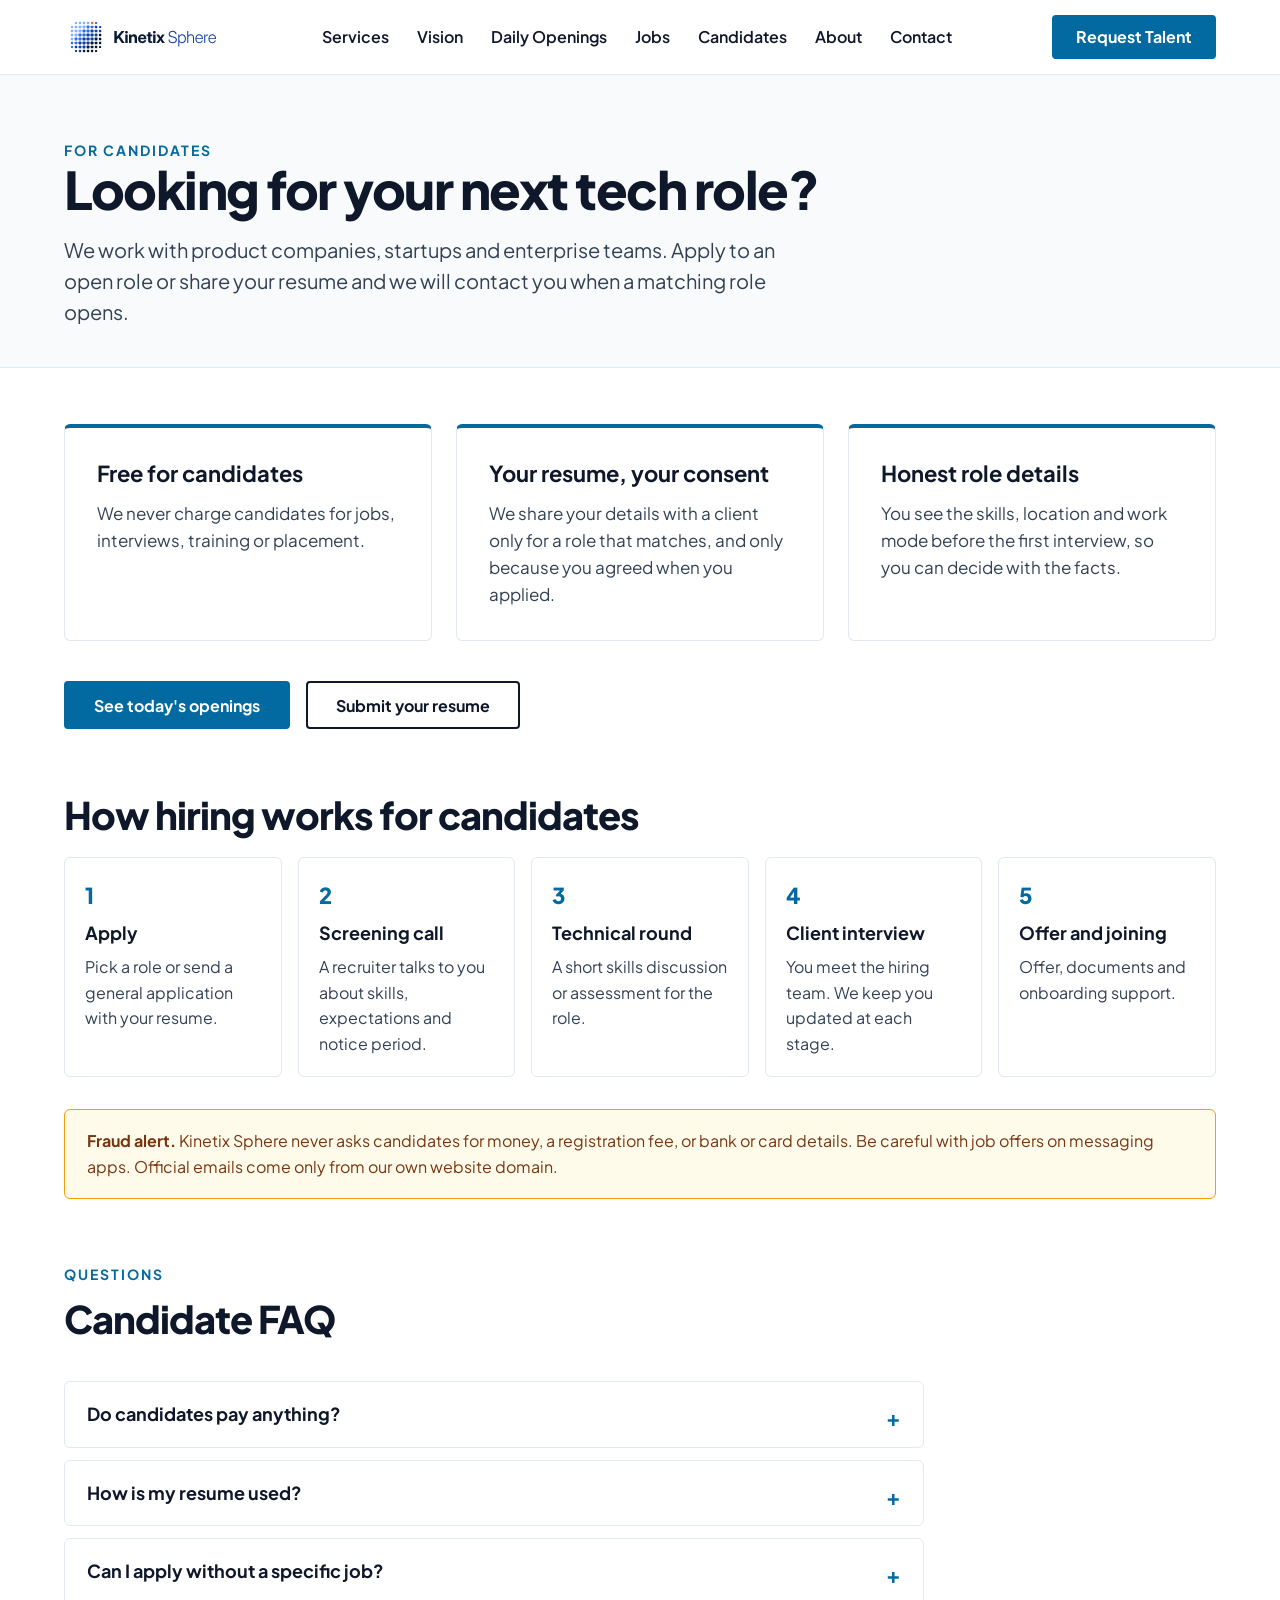
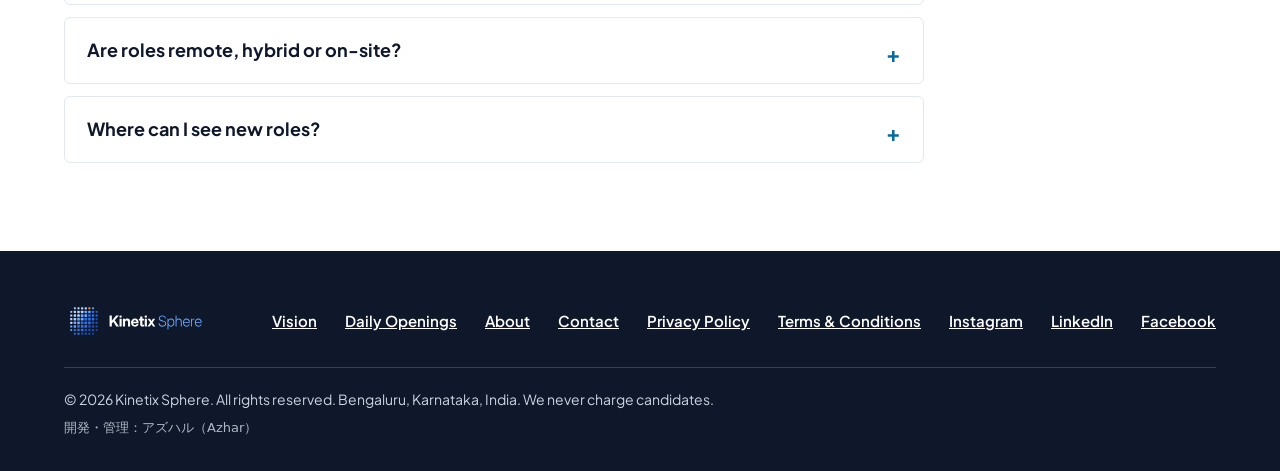
<file: candidates.html>
<!doctype html>
<html lang="en">
<head>
<meta charset="utf-8">
<meta name="viewport" content="width=device-width, initial-scale=1">
<title>For Candidates | Kinetix Sphere</title>
<meta name="description" content="Find IT and software jobs with Kinetix Sphere. Free for candidates, honest role details and a clear hiring process.">
<link rel="canonical" href="https://kinetixsphere.com/candidates.html">
<meta name="theme-color" content="#0A1A33">
<link rel="icon" href="favicon.ico" sizes="any">
<link rel="icon" type="image/svg+xml" href="favicon.svg">
<link rel="apple-touch-icon" href="apple-touch-icon.png">
<link rel="preconnect" href="https://fonts.googleapis.com">
<link rel="preconnect" href="https://fonts.gstatic.com" crossorigin>
<link href="https://fonts.googleapis.com/css2?family=Plus+Jakarta+Sans:wght@400;600;700;800&amp;display=swap" rel="stylesheet">
<link rel="stylesheet" href="assets/css/style.css">
</head>
<body>
<a class="skip" href="#main">Skip to content</a>

<!-- Header and menu. The menu is the same on every page. If you add a page, add its link here and in the footer of each page. -->
<header class="site-header">
<div class="container bar">
<a class="logo" href="index.html" aria-label="Kinetix Sphere home"><img src="assets/img/logo.svg" alt="Kinetix Sphere" width="159" height="44"></a>
<nav class="main-nav" aria-label="Main">
<a href="services.html">Services</a>
<a href="vision.html">Vision</a>
<a href="openings.html">Daily Openings</a>
<a href="jobs.html">Jobs</a>
<a href="candidates.html" aria-current="page">Candidates</a>
<a href="about.html">About</a>
<a href="contact.html">Contact</a>
</nav>
<a class="btn small" href="hire.html">Request Talent</a>
</div>
</header>

<main id="main">
<div class="page-head">
<div class="container">
<div class="eyebrow">For candidates</div>
<h1>Looking for your next tech role?</h1>
<p class="lead">We work with product companies, startups and enterprise teams. Apply to an open role or share your resume and we will contact you when a matching role opens.</p>
</div>
</div>

<div class="page-body">
<div class="container" style="display:flex;flex-direction:column;gap:64px">
<section style="padding:0">
<div class="cards">
<article class="card"><h3>Free for candidates</h3><p>We never charge candidates for jobs, interviews, training or placement.</p></article>
<article class="card"><h3>Your resume, your consent</h3><p>We share your details with a client only for a role that matches, and only because you agreed when you applied.</p></article>
<article class="card"><h3>Honest role details</h3><p>You see the skills, location and work mode before the first interview, so you can decide with the facts.</p></article>
</div>
<div class="cta-row" style="margin-top:32px"><a class="btn" href="openings.html">See today's openings</a><a class="btn outline" href="apply.html">Submit your resume</a></div>
</section>
<section style="padding:0">
<h2 style="margin-bottom:20px">How hiring works for candidates</h2>
<ol class="flow">
<li><strong>Apply</strong><span>Pick a role or send a general application with your resume.</span></li>
<li><strong>Screening call</strong><span>A recruiter talks to you about skills, expectations and notice period.</span></li>
<li><strong>Technical round</strong><span>A short skills discussion or assessment for the role.</span></li>
<li><strong>Client interview</strong><span>You meet the hiring team. We keep you updated at each stage.</span></li>
<li><strong>Offer and joining</strong><span>Offer, documents and onboarding support.</span></li>
</ol>
<div class="notice" role="note"><strong>Fraud alert.</strong> Kinetix Sphere never asks candidates for money, a registration fee, or bank or card details. Be careful with job offers on messaging apps. Official emails come only from our own website domain.</div>
</section>
<section style="padding:0">
<div class="sec-head"><div class="eyebrow">Questions</div><h2>Candidate FAQ</h2></div>
<div class="faq">
<details><summary>Do candidates pay anything?</summary><p>No. We never charge candidates at any stage.</p></details>
<details><summary>How is my resume used?</summary><p>We store it and share it with client companies only for roles that match your profile, as described in our Privacy Policy. You can ask us to delete it at any time.</p></details>
<details><summary>Can I apply without a specific job?</summary><p>Yes. Use the general application and we will contact you when a matching role opens.</p></details>
<details><summary>Are roles remote, hybrid or on-site?</summary><p>It depends on the client. Each role shows its work mode, and the application form lets you tell us your preference.</p></details>
<details><summary>Where can I see new roles?</summary><p>New openings are posted on the Daily Openings page, and on our LinkedIn, Instagram and Facebook pages.</p></details>
</div>
</section>
</div>
</div>
</main>

<!-- Footer: address, social links, copyright and the developer credit. The same footer is used on every page. -->
<footer class="site-footer">
<div class="container">
<div class="foot">
<a href="index.html" aria-label="Kinetix Sphere home"><img src="assets/img/logo-reverse.svg" alt="Kinetix Sphere" width="144" height="40"></a>
<nav aria-label="Legal">
<a href="vision.html">Vision</a>
<a href="openings.html">Daily Openings</a>
<a href="about.html">About</a>
<a href="contact.html">Contact</a>
<a href="privacy-policy.html">Privacy Policy</a>
<a href="terms-and-conditions.html">Terms &amp; Conditions</a>
<a href="https://www.instagram.com/kinetixsphere" target="_blank" rel="noopener">Instagram</a>
<a href="https://www.linkedin.com/in/kinetix-sphere-5b0120446" target="_blank" rel="noopener">LinkedIn</a>
<a href="https://www.facebook.com/profile.php?id=61595677872182" target="_blank" rel="noopener">Facebook</a>
</nav>
</div>
<div class="copy">&copy; 2026 Kinetix Sphere. All rights reserved. Bengaluru, Karnataka, India. We never charge candidates. <span class="credit" lang="ja">開発・管理：アズハル（Azhar）</span></div>
</div>
</footer>
</body>
</html>
</file>
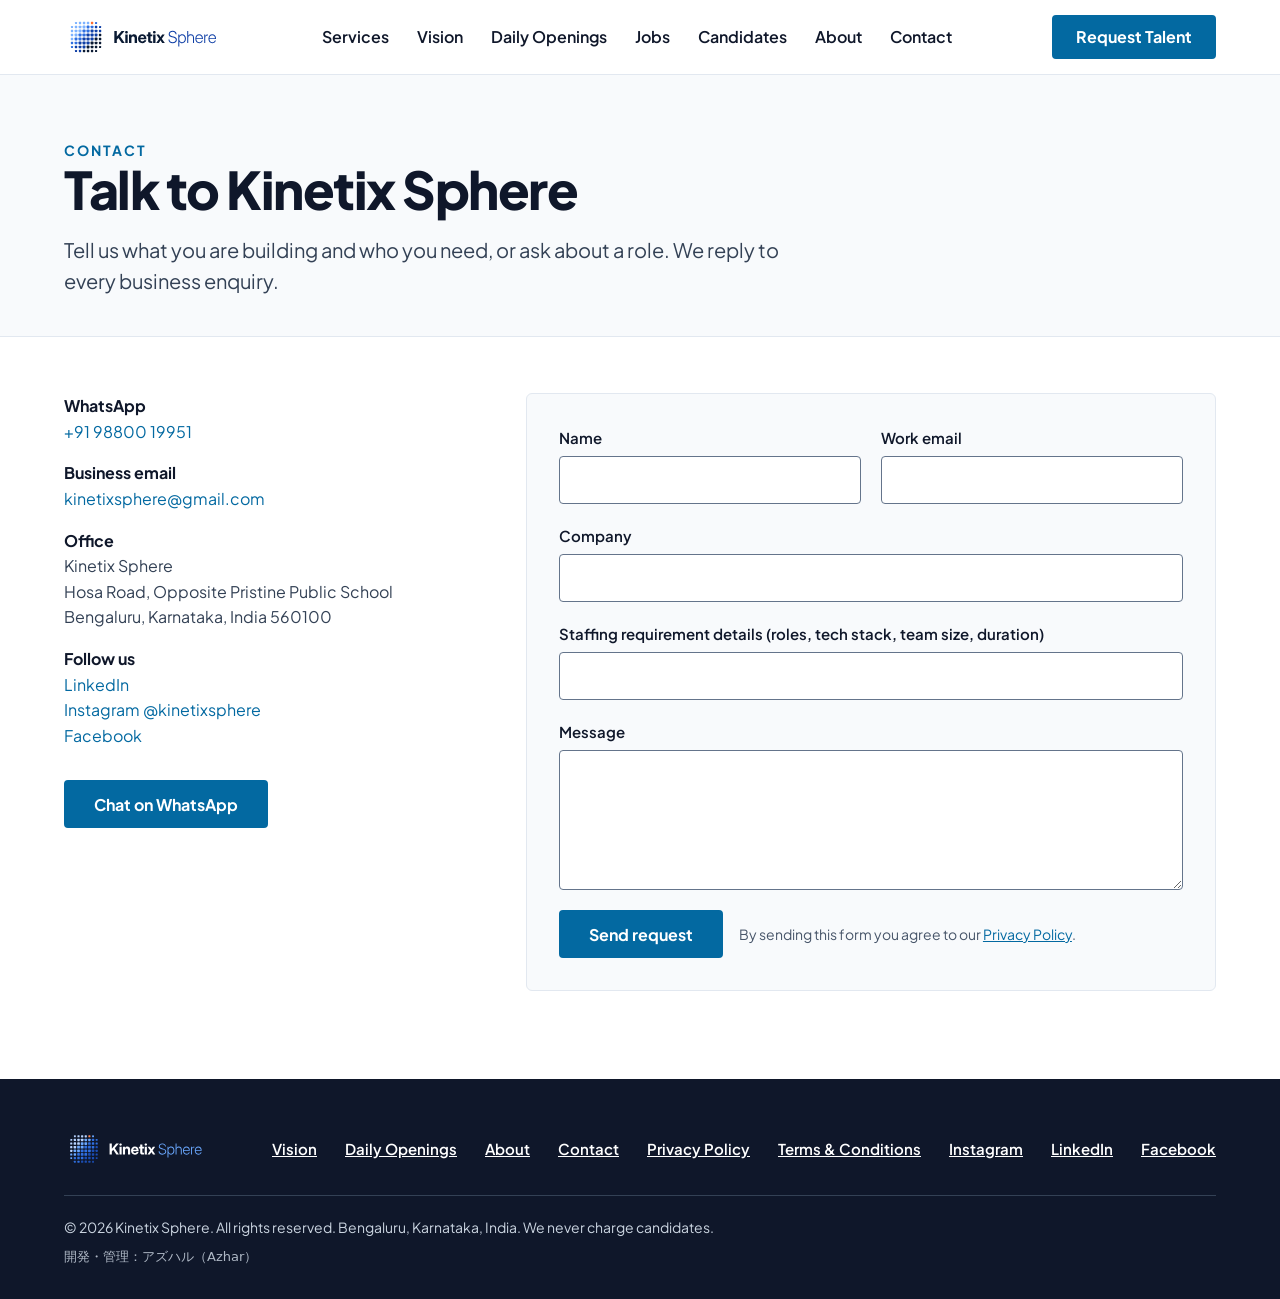
<file: contact.html>
<!doctype html>
<html lang="en">
<head>
<meta charset="utf-8">
<meta name="viewport" content="width=device-width, initial-scale=1">
<title>Contact | Kinetix Sphere</title>
<meta name="description" content="Contact Kinetix Sphere in Bengaluru: WhatsApp, email, office address and an enquiry form for IT staffing requirements.">
<link rel="canonical" href="https://kinetixsphere.com/contact.html">
<meta name="theme-color" content="#0A1A33">
<link rel="icon" href="favicon.ico" sizes="any">
<link rel="icon" type="image/svg+xml" href="favicon.svg">
<link rel="apple-touch-icon" href="apple-touch-icon.png">
<link rel="preconnect" href="https://fonts.googleapis.com">
<link rel="preconnect" href="https://fonts.gstatic.com" crossorigin>
<link href="https://fonts.googleapis.com/css2?family=Plus+Jakarta+Sans:wght@400;600;700;800&amp;display=swap" rel="stylesheet">
<link rel="stylesheet" href="assets/css/style.css">
</head>
<body>
<a class="skip" href="#main">Skip to content</a>

<!-- Header and menu. The menu is the same on every page. If you add a page, add its link here and in the footer of each page. -->
<header class="site-header">
<div class="container bar">
<a class="logo" href="index.html" aria-label="Kinetix Sphere home"><img src="assets/img/logo.svg" alt="Kinetix Sphere" width="159" height="44"></a>
<nav class="main-nav" aria-label="Main">
<a href="services.html">Services</a>
<a href="vision.html">Vision</a>
<a href="openings.html">Daily Openings</a>
<a href="jobs.html">Jobs</a>
<a href="candidates.html">Candidates</a>
<a href="about.html">About</a>
<a href="contact.html" aria-current="page">Contact</a>
</nav>
<a class="btn small" href="hire.html">Request Talent</a>
</div>
</header>

<main id="main">
<div class="page-head">
<div class="container">
<div class="eyebrow">Contact</div>
<h1>Talk to Kinetix Sphere</h1>
<p class="lead">Tell us what you are building and who you need, or ask about a role. We reply to every business enquiry.</p>
</div>
</div>

<div class="page-body">
<div class="container contact-grid">
<div>
<div class="details" style="border-top:0;padding-top:0;margin-top:0">
<div><strong>WhatsApp</strong><a href="https://wa.me/919880019951" target="_blank" rel="noopener">+91 98800 19951</a></div>
<div><strong>Business email</strong><a href="mailto:kinetixsphere@gmail.com">kinetixsphere@gmail.com</a></div>
<div><strong>Office</strong>Kinetix Sphere<br>Hosa Road, Opposite Pristine Public School<br>Bengaluru, Karnataka, India 560100</div>
<div><strong>Follow us</strong><a href="https://www.linkedin.com/in/kinetix-sphere-5b0120446" target="_blank" rel="noopener">LinkedIn</a><br><a href="https://www.instagram.com/kinetixsphere" target="_blank" rel="noopener">Instagram @kinetixsphere</a><br><a href="https://www.facebook.com/profile.php?id=61595677872182" target="_blank" rel="noopener">Facebook</a></div>
</div>
<div class="cta-row" style="margin-top:24px"><a class="btn" href="https://wa.me/919880019951" target="_blank" rel="noopener">Chat on WhatsApp</a></div>
</div>
<!-- Contact form. Sent by contact.php on Hostinger or by the Lambda /contact route on AWS. The hidden "return" field sends the visitor back to this page. The hidden "website" field is a spam trap: leave it empty. -->
<form class="contact" action="contact.php" method="post" aria-describedby="form-note">
<input type="hidden" name="return" value="contact.html">
<div id="form-status" class="status" role="status" aria-live="polite"></div>
<div class="row">
<div class="field"><label for="name">Name</label><input id="name" name="name" type="text" autocomplete="name" required maxlength="120"></div>
<div class="field"><label for="email">Work email</label><input id="email" name="email" type="email" autocomplete="email" required maxlength="160"></div>
</div>
<div class="field"><label for="company">Company</label><input id="company" name="company" type="text" autocomplete="organization" required maxlength="160"></div>
<div class="field"><label for="need">Staffing requirement details (roles, tech stack, team size, duration)</label><input id="need" name="need" type="text" required maxlength="300"></div>
<div class="field"><label for="message">Message</label><textarea id="message" name="message" rows="5" maxlength="4000"></textarea></div>
<div class="sr-only" aria-hidden="true"><label for="website">Leave this field empty</label><input id="website" name="website" type="text" tabindex="-1" autocomplete="off"></div>
<div class="form-foot">
<button class="btn" type="submit">Send request</button>
<span id="form-note" class="note">By sending this form you agree to our <a href="privacy-policy.html">Privacy Policy</a>.</span>
</div>
</form>
</div>
</div>
</main>

<!-- Footer: address, social links, copyright and the developer credit. The same footer is used on every page. -->
<footer class="site-footer">
<div class="container">
<div class="foot">
<a href="index.html" aria-label="Kinetix Sphere home"><img src="assets/img/logo-reverse.svg" alt="Kinetix Sphere" width="144" height="40"></a>
<nav aria-label="Legal">
<a href="vision.html">Vision</a>
<a href="openings.html">Daily Openings</a>
<a href="about.html">About</a>
<a href="contact.html">Contact</a>
<a href="privacy-policy.html">Privacy Policy</a>
<a href="terms-and-conditions.html">Terms &amp; Conditions</a>
<a href="https://www.instagram.com/kinetixsphere" target="_blank" rel="noopener">Instagram</a>
<a href="https://www.linkedin.com/in/kinetix-sphere-5b0120446" target="_blank" rel="noopener">LinkedIn</a>
<a href="https://www.facebook.com/profile.php?id=61595677872182" target="_blank" rel="noopener">Facebook</a>
</nav>
</div>
<div class="copy">&copy; 2026 Kinetix Sphere. All rights reserved. Bengaluru, Karnataka, India. We never charge candidates. <span class="credit" lang="ja">開発・管理：アズハル（Azhar）</span></div>
</div>
</footer>
<script src="assets/js/forms.js"></script>
</body>
</html>
</file>
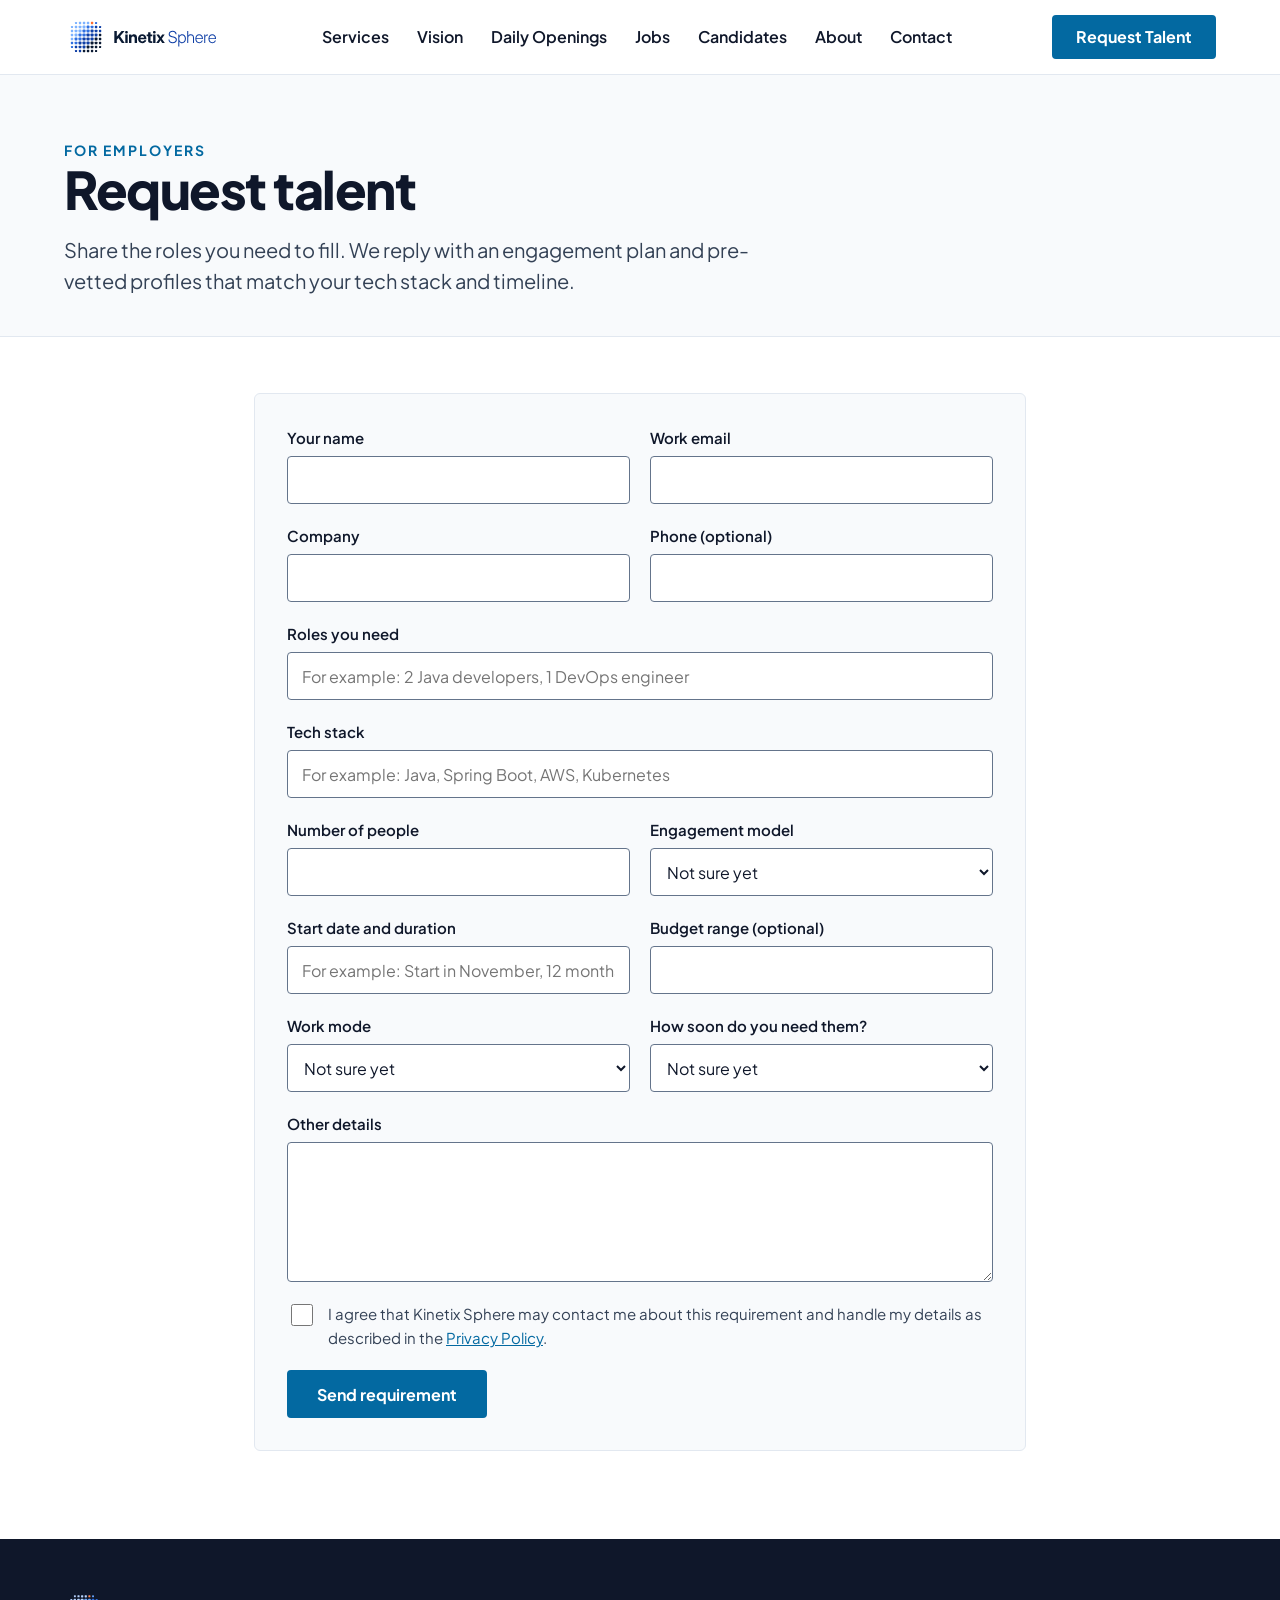
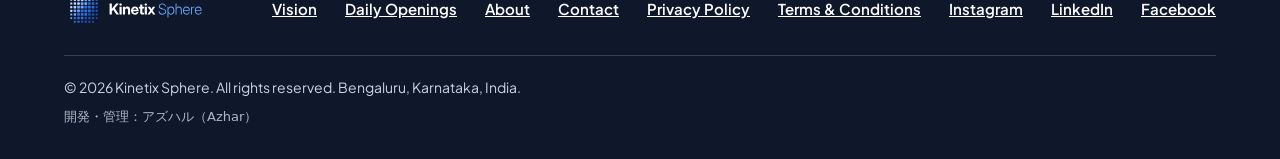
<file: hire.html>
<!doctype html>
<html lang="en">
<head>
<meta charset="utf-8">
<meta name="viewport" content="width=device-width, initial-scale=1">
<title>Request Talent | Kinetix Sphere</title>
<meta name="description" content="Tell Kinetix Sphere what engineers you need. Staff augmentation, dedicated teams, and placement from Bengaluru.">
<link rel="canonical" href="https://kinetixsphere.com/hire.html">
<meta name="theme-color" content="#0A1A33">
<link rel="icon" href="favicon.ico" sizes="any">
<link rel="icon" type="image/svg+xml" href="favicon.svg">
<link rel="apple-touch-icon" href="apple-touch-icon.png">
<link rel="preconnect" href="https://fonts.googleapis.com">
<link rel="preconnect" href="https://fonts.gstatic.com" crossorigin>
<link href="https://fonts.googleapis.com/css2?family=Plus+Jakarta+Sans:wght@400;600;700;800&amp;display=swap" rel="stylesheet">
<link rel="stylesheet" href="assets/css/style.css">
</head>
<body>
<a class="skip" href="#main">Skip to content</a>

<!-- Header and menu. The menu is the same on every page. If you add a page, add its link here and in the footer of each page. -->
<header class="site-header">
<div class="container bar">
<a class="logo" href="index.html" aria-label="Kinetix Sphere home"><img src="assets/img/logo.svg" alt="Kinetix Sphere" width="159" height="44"></a>
<nav class="main-nav" aria-label="Main">
<a href="services.html">Services</a>
<a href="vision.html">Vision</a>
<a href="openings.html">Daily Openings</a>
<a href="jobs.html">Jobs</a>
<a href="candidates.html">Candidates</a>
<a href="about.html">About</a>
<a href="contact.html">Contact</a>
</nav>
<a class="btn small" href="hire.html" aria-current="page">Request Talent</a>
</div>
</header>

<main id="main">
<div class="page-head">
<div class="container">
<div class="eyebrow">For employers</div>
<h1>Request talent</h1>
<p class="lead">Share the roles you need to fill. We reply with an engagement plan and pre-vetted profiles that match your tech stack and timeline.</p>
</div>
</div>

<div class="page-body">
<div class="container form-wrap">
<div id="form-status" class="status" role="status" aria-live="polite"></div>
<!-- Employer requirement form. Sent by requirement.php on Hostinger or by the Lambda /requirement route on AWS. -->
<form class="contact" action="requirement.php" method="post">
<div class="row">
<div class="field"><label for="name">Your name</label><input id="name" name="name" type="text" autocomplete="name" required maxlength="120"></div>
<div class="field"><label for="email">Work email</label><input id="email" name="email" type="email" autocomplete="email" required maxlength="160"></div>
</div>
<div class="row">
<div class="field"><label for="company">Company</label><input id="company" name="company" type="text" autocomplete="organization" required maxlength="160"></div>
<div class="field"><label for="phone">Phone (optional)</label><input id="phone" name="phone" type="tel" autocomplete="tel" maxlength="40"></div>
</div>
<div class="field"><label for="roles">Roles you need</label><input id="roles" name="roles" type="text" placeholder="For example: 2 Java developers, 1 DevOps engineer" required maxlength="300"></div>
<div class="field"><label for="stack">Tech stack</label><input id="stack" name="stack" type="text" placeholder="For example: Java, Spring Boot, AWS, Kubernetes" maxlength="300"></div>
<div class="row">
<div class="field"><label for="count">Number of people</label><input id="count" name="count" type="text" inputmode="numeric" maxlength="20"></div>
<div class="field">
<label for="model">Engagement model</label>
<select id="model" name="model">
<option>IT Staff Augmentation</option>
<option>Dedicated Remote Team</option>
<option>Permanent Placement</option>
<option>Contract Placement</option>
<option selected>Not sure yet</option>
</select>
</div>
</div>
<div class="row">
<div class="field"><label for="duration">Start date and duration</label><input id="duration" name="duration" type="text" placeholder="For example: Start in November, 12 months" maxlength="120"></div>
<div class="field"><label for="budget">Budget range (optional)</label><input id="budget" name="budget" type="text" maxlength="120"></div>
</div>
<div class="row">
<div class="field">
<label for="workmode">Work mode</label>
<select id="workmode" name="workmode">
<option selected>Not sure yet</option>
<option>On-site</option>
<option>Hybrid</option>
<option>Remote</option>
</select>
</div>
<div class="field">
<label for="urgency">How soon do you need them?</label>
<select id="urgency" name="urgency">
<option selected>Not sure yet</option>
<option>Immediately</option>
<option>Within 2 weeks</option>
<option>Within a month</option>
<option>Planning ahead</option>
</select>
</div>
</div>
<div class="field"><label for="details">Other details</label><textarea id="details" name="details" rows="5" maxlength="4000"></textarea></div>

<div class="sr-only" aria-hidden="true"><label for="website">Leave this field empty</label><input id="website" name="website" type="text" tabindex="-1" autocomplete="off"></div>

<label class="check"><input type="checkbox" name="consent" value="1" required><span>I agree that Kinetix Sphere may contact me about this requirement and handle my details as described in the <a href="privacy-policy.html" style="text-decoration:underline">Privacy Policy</a>.</span></label>

<div class="form-foot">
<button class="btn" type="submit">Send requirement</button>
</div>
</form>
</div>
</div>
</main>

<!-- Footer: address, social links, copyright and the developer credit. The same footer is used on every page. -->
<footer class="site-footer">
<div class="container">
<div class="foot">
<a href="index.html" aria-label="Kinetix Sphere home"><img src="assets/img/logo-reverse.svg" alt="Kinetix Sphere" width="144" height="40"></a>
<nav aria-label="Legal">
<a href="vision.html">Vision</a>
<a href="openings.html">Daily Openings</a>
<a href="about.html">About</a>
<a href="contact.html">Contact</a>
<a href="privacy-policy.html">Privacy Policy</a>
<a href="terms-and-conditions.html">Terms &amp; Conditions</a>
<a href="https://www.instagram.com/kinetixsphere" target="_blank" rel="noopener">Instagram</a>
<a href="https://www.linkedin.com/in/kinetix-sphere-5b0120446" target="_blank" rel="noopener">LinkedIn</a>
<a href="https://www.facebook.com/profile.php?id=61595677872182" target="_blank" rel="noopener">Facebook</a>
</nav>
</div>
<div class="copy">&copy; 2026 Kinetix Sphere. All rights reserved. Bengaluru, Karnataka, India. <span class="credit" lang="ja">開発・管理：アズハル（Azhar）</span></div>
</div>
</footer>
<script src="assets/js/forms.js"></script>
</body>
</html>
</file>
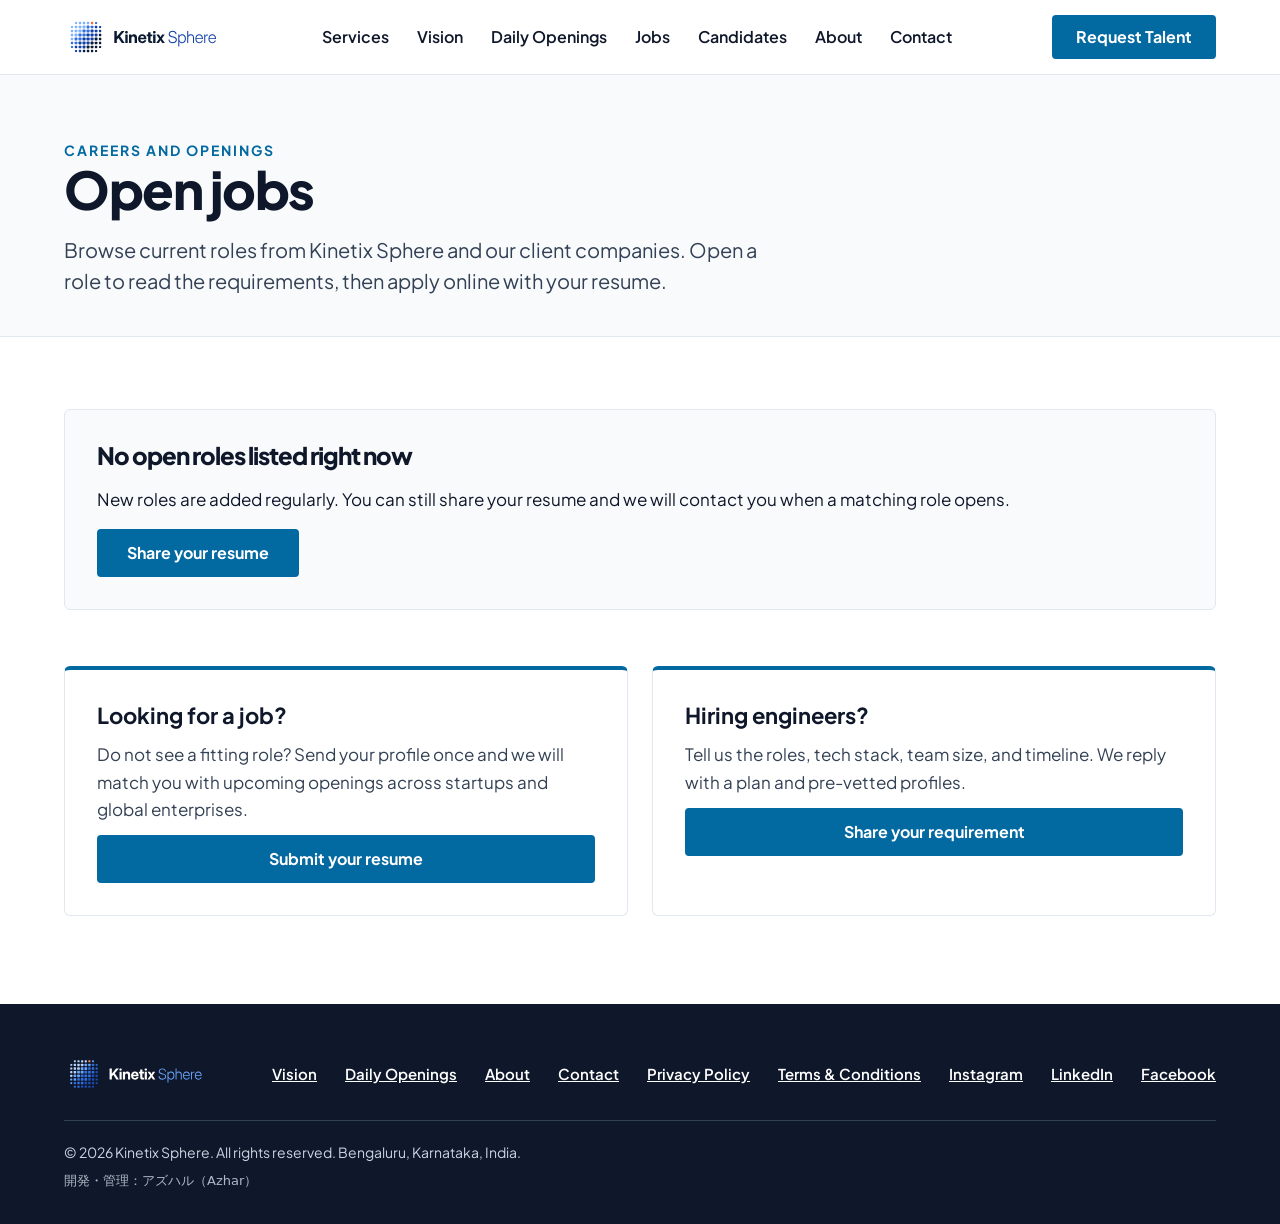
<file: jobs.html>
<!doctype html>
<html lang="en">
<head>
<meta charset="utf-8">
<meta name="viewport" content="width=device-width, initial-scale=1">
<title>Open Jobs | Kinetix Sphere</title>
<meta name="description" content="Current IT and software engineering openings from Kinetix Sphere, Bengaluru. Browse roles and apply online.">
<link rel="canonical" href="https://kinetixsphere.com/jobs.html">
<meta name="theme-color" content="#0A1A33">
<link rel="icon" href="favicon.ico" sizes="any">
<link rel="icon" type="image/svg+xml" href="favicon.svg">
<link rel="apple-touch-icon" href="apple-touch-icon.png">
<link rel="preconnect" href="https://fonts.googleapis.com">
<link rel="preconnect" href="https://fonts.gstatic.com" crossorigin>
<link href="https://fonts.googleapis.com/css2?family=Plus+Jakarta+Sans:wght@400;600;700;800&amp;display=swap" rel="stylesheet">
<link rel="stylesheet" href="assets/css/style.css">
</head>
<body>
<a class="skip" href="#main">Skip to content</a>

<!-- Header and menu. The menu is the same on every page. If you add a page, add its link here and in the footer of each page. -->
<header class="site-header">
<div class="container bar">
<a class="logo" href="index.html" aria-label="Kinetix Sphere home"><img src="assets/img/logo.svg" alt="Kinetix Sphere" width="159" height="44"></a>
<nav class="main-nav" aria-label="Main">
<a href="services.html">Services</a>
<a href="vision.html">Vision</a>
<a href="openings.html">Daily Openings</a>
<a href="jobs.html" aria-current="page">Jobs</a>
<a href="candidates.html">Candidates</a>
<a href="about.html">About</a>
<a href="contact.html">Contact</a>
</nav>
<a class="btn small" href="hire.html">Request Talent</a>
</div>
</header>

<main id="main">
<div class="page-head">
<div class="container">
<div class="eyebrow">Careers and openings</div>
<h1>Open jobs</h1>
<p class="lead">Browse current roles from Kinetix Sphere and our client companies. Open a role to read the requirements, then apply online with your resume.</p>
</div>
</div>

<div class="page-body">
<div class="container">
<div id="apply-status" class="status" role="status" aria-live="polite"></div>

<div id="job-filters" class="filters" role="search">
<div class="field"><label for="job-search">Search by title, skill, or city</label><input id="job-search" type="search" placeholder="For example: DevOps, Java, Bengaluru"></div>
<div class="field"><label for="job-mode">Work mode</label><select id="job-mode"><option value="">All modes</option></select></div>
<div class="field"><label for="job-type">Job type</label><select id="job-type"><option value="">All types</option></select></div>
</div>

<div id="job-count" class="count" aria-live="polite"></div>
<div id="job-list"></div>

<div id="job-nomatch" class="empty" hidden>
<h2 style="font-size:24px">No roles match your search</h2>
<p>Try fewer words or reset the filters.</p>
</div>

<div id="job-failed" class="empty" hidden>
<h2 style="font-size:24px">Jobs could not be loaded</h2>
<p>Please refresh the page. If the problem continues, send your resume through the general application form.</p>
<a class="btn" href="apply.html">General application</a>
</div>

<div id="job-empty" class="empty" hidden>
<h2 style="font-size:24px">No open roles listed right now</h2>
<p>New roles are added regularly. You can still share your resume and we will contact you when a matching role opens.</p>
<a class="btn" href="apply.html">Share your resume</a>
</div>

<div class="split">
<div class="card">
<h3>Looking for a job?</h3>
<p>Do not see a fitting role? Send your profile once and we will match you with upcoming openings across startups and global enterprises.</p>
<a class="btn" href="apply.html">Submit your resume</a>
</div>
<div class="card">
<h3>Hiring engineers?</h3>
<p>Tell us the roles, tech stack, team size, and timeline. We reply with a plan and pre-vetted profiles.</p>
<a class="btn" href="hire.html">Share your requirement</a>
</div>
</div>
</div>
</div>
</main>

<!-- Footer: address, social links, copyright and the developer credit. The same footer is used on every page. -->
<footer class="site-footer">
<div class="container">
<div class="foot">
<a href="index.html" aria-label="Kinetix Sphere home"><img src="assets/img/logo-reverse.svg" alt="Kinetix Sphere" width="144" height="40"></a>
<nav aria-label="Legal">
<a href="vision.html">Vision</a>
<a href="openings.html">Daily Openings</a>
<a href="about.html">About</a>
<a href="contact.html">Contact</a>
<a href="privacy-policy.html">Privacy Policy</a>
<a href="terms-and-conditions.html">Terms &amp; Conditions</a>
<a href="https://www.instagram.com/kinetixsphere" target="_blank" rel="noopener">Instagram</a>
<a href="https://www.linkedin.com/in/kinetix-sphere-5b0120446" target="_blank" rel="noopener">LinkedIn</a>
<a href="https://www.facebook.com/profile.php?id=61595677872182" target="_blank" rel="noopener">Facebook</a>
</nav>
</div>
<div class="copy">&copy; 2026 Kinetix Sphere. All rights reserved. Bengaluru, Karnataka, India. <span class="credit" lang="ja">開発・管理：アズハル（Azhar）</span></div>
</div>
</footer>
<!-- Jobs list. Read from assets/data/jobs.json. Post or close jobs with jobs-manager.html, then replace that file (see README.md, Step 2). -->
<script src="assets/js/jobs.js"></script>
</body>
</html>
</file>
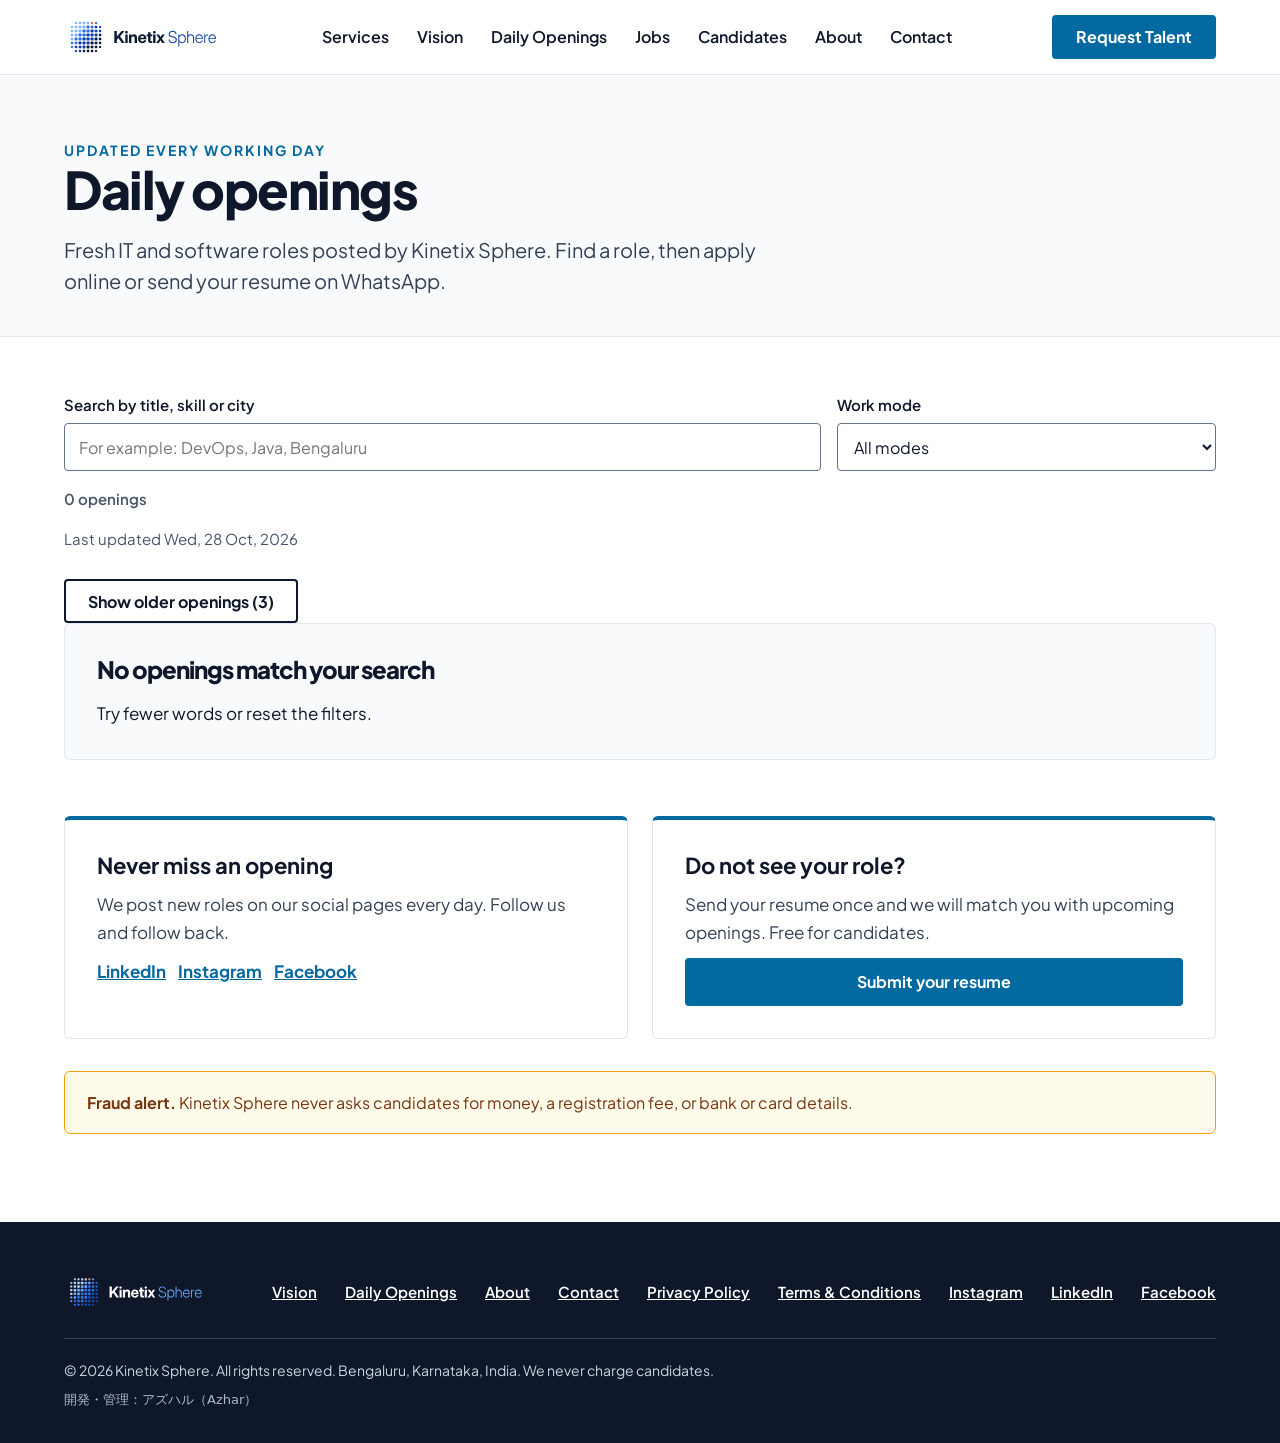
<file: openings.html>
<!doctype html>
<html lang="en">
<head>
<meta charset="utf-8">
<meta name="viewport" content="width=device-width, initial-scale=1">
<title>Daily Openings | Kinetix Sphere</title>
<meta name="description" content="Daily IT and software job openings from Kinetix Sphere, Bengaluru. Apply online or on WhatsApp. Updated every working day.">
<link rel="canonical" href="https://kinetixsphere.com/openings.html">
<meta name="theme-color" content="#0A1A33">
<link rel="icon" href="favicon.ico" sizes="any">
<link rel="icon" type="image/svg+xml" href="favicon.svg">
<link rel="apple-touch-icon" href="apple-touch-icon.png">
<link rel="preconnect" href="https://fonts.googleapis.com">
<link rel="preconnect" href="https://fonts.gstatic.com" crossorigin>
<link href="https://fonts.googleapis.com/css2?family=Plus+Jakarta+Sans:wght@400;600;700;800&amp;display=swap" rel="stylesheet">
<link rel="stylesheet" href="assets/css/style.css">
</head>
<body>
<a class="skip" href="#main">Skip to content</a>

<!-- Header and menu. The menu is the same on every page. If you add a page, add its link here and in the footer of each page. -->
<header class="site-header">
<div class="container bar">
<a class="logo" href="index.html" aria-label="Kinetix Sphere home"><img src="assets/img/logo.svg" alt="Kinetix Sphere" width="159" height="44"></a>
<nav class="main-nav" aria-label="Main">
<a href="services.html">Services</a>
<a href="vision.html">Vision</a>
<a href="openings.html" aria-current="page">Daily Openings</a>
<a href="jobs.html">Jobs</a>
<a href="candidates.html">Candidates</a>
<a href="about.html">About</a>
<a href="contact.html">Contact</a>
</nav>
<a class="btn small" href="hire.html">Request Talent</a>
</div>
</header>

<main id="main">
<div class="page-head">
<div class="container">
<div class="eyebrow">Updated every working day</div>
<h1>Daily openings</h1>
<p class="lead">Fresh IT and software roles posted by Kinetix Sphere. Find a role, then apply online or send your resume on WhatsApp.</p>
</div>
</div>

<div class="page-body">
<div class="container">
<div id="op-filters" class="filters two" role="search">
<div class="field"><label for="op-search">Search by title, skill or city</label><input id="op-search" type="search" placeholder="For example: DevOps, Java, Bengaluru"></div>
<div class="field"><label for="op-mode">Work mode</label><select id="op-mode"><option value="">All modes</option></select></div>
</div>
<div id="op-count" class="count" aria-live="polite"></div>
<div id="op-updated" class="updated"></div>
<div id="op-list"></div>
<div class="cta-row" style="margin-top:20px"><button id="op-older" class="btn outline small" type="button" hidden></button></div>
<div id="op-nomatch" class="empty" hidden><h2 style="font-size:24px">No openings match your search</h2><p>Try fewer words or reset the filters.</p></div>
<div id="op-failed" class="empty" hidden><h2 style="font-size:24px">Openings could not be loaded</h2><p>Please refresh the page. If the problem continues, send your resume through the general application form.</p><a class="btn" href="apply.html">General application</a></div>
<div id="op-empty" class="empty" hidden><h2 style="font-size:24px">No openings posted yet today</h2><p>New roles are posted every working day. Share your resume and we will contact you when a matching role opens.</p><a class="btn" href="apply.html">Share your resume</a></div>

<div class="split">
<div class="card"><h3>Never miss an opening</h3><p>We post new roles on our social pages every day. Follow us and follow back.</p>
<div class="follow-strip"><a href="https://www.linkedin.com/in/kinetix-sphere-5b0120446" target="_blank" rel="noopener">LinkedIn</a><a href="https://www.instagram.com/kinetixsphere" target="_blank" rel="noopener">Instagram</a><a href="https://www.facebook.com/profile.php?id=61595677872182" target="_blank" rel="noopener">Facebook</a></div></div>
<div class="card"><h3>Do not see your role?</h3><p>Send your resume once and we will match you with upcoming openings. Free for candidates.</p><a class="btn" href="apply.html">Submit your resume</a></div>
</div>
<div class="notice" role="note"><strong>Fraud alert.</strong> Kinetix Sphere never asks candidates for money, a registration fee, or bank or card details.</div>
</div>
</div>
</main>

<!-- Footer: address, social links, copyright and the developer credit. The same footer is used on every page. -->
<footer class="site-footer">
<div class="container">
<div class="foot">
<a href="index.html" aria-label="Kinetix Sphere home"><img src="assets/img/logo-reverse.svg" alt="Kinetix Sphere" width="144" height="40"></a>
<nav aria-label="Legal">
<a href="vision.html">Vision</a>
<a href="openings.html">Daily Openings</a>
<a href="about.html">About</a>
<a href="contact.html">Contact</a>
<a href="privacy-policy.html">Privacy Policy</a>
<a href="terms-and-conditions.html">Terms &amp; Conditions</a>
<a href="https://www.instagram.com/kinetixsphere" target="_blank" rel="noopener">Instagram</a>
<a href="https://www.linkedin.com/in/kinetix-sphere-5b0120446" target="_blank" rel="noopener">LinkedIn</a>
<a href="https://www.facebook.com/profile.php?id=61595677872182" target="_blank" rel="noopener">Facebook</a>
</nav>
</div>
<div class="copy">&copy; 2026 Kinetix Sphere. All rights reserved. Bengaluru, Karnataka, India. We never charge candidates. <span class="credit" lang="ja">開発・管理：アズハル（Azhar）</span></div>
</div>
</footer>
<!-- Daily openings. Read from assets/data/openings.json. Make a new file with openings-manager.html and replace it each day (see START-HERE.md). -->
<script src="assets/js/openings.js"></script>
</body>
</html>
</file>
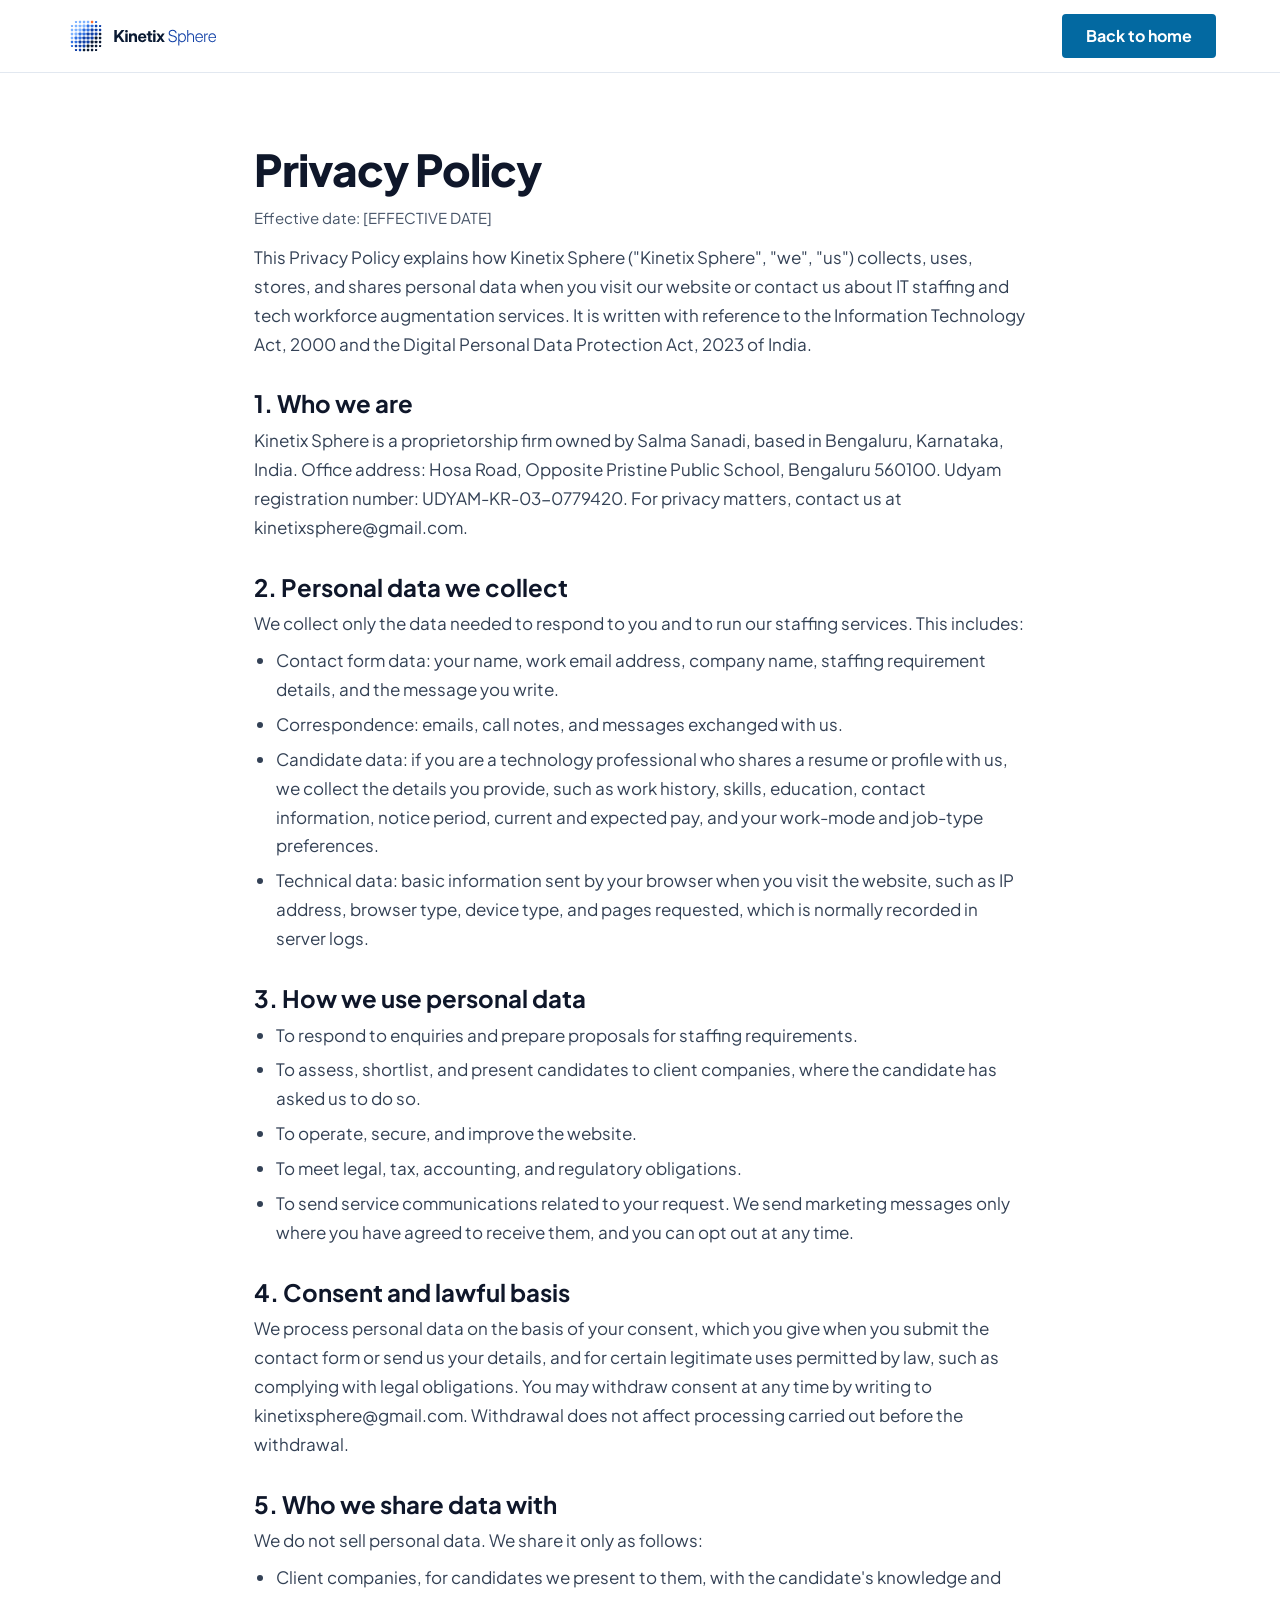
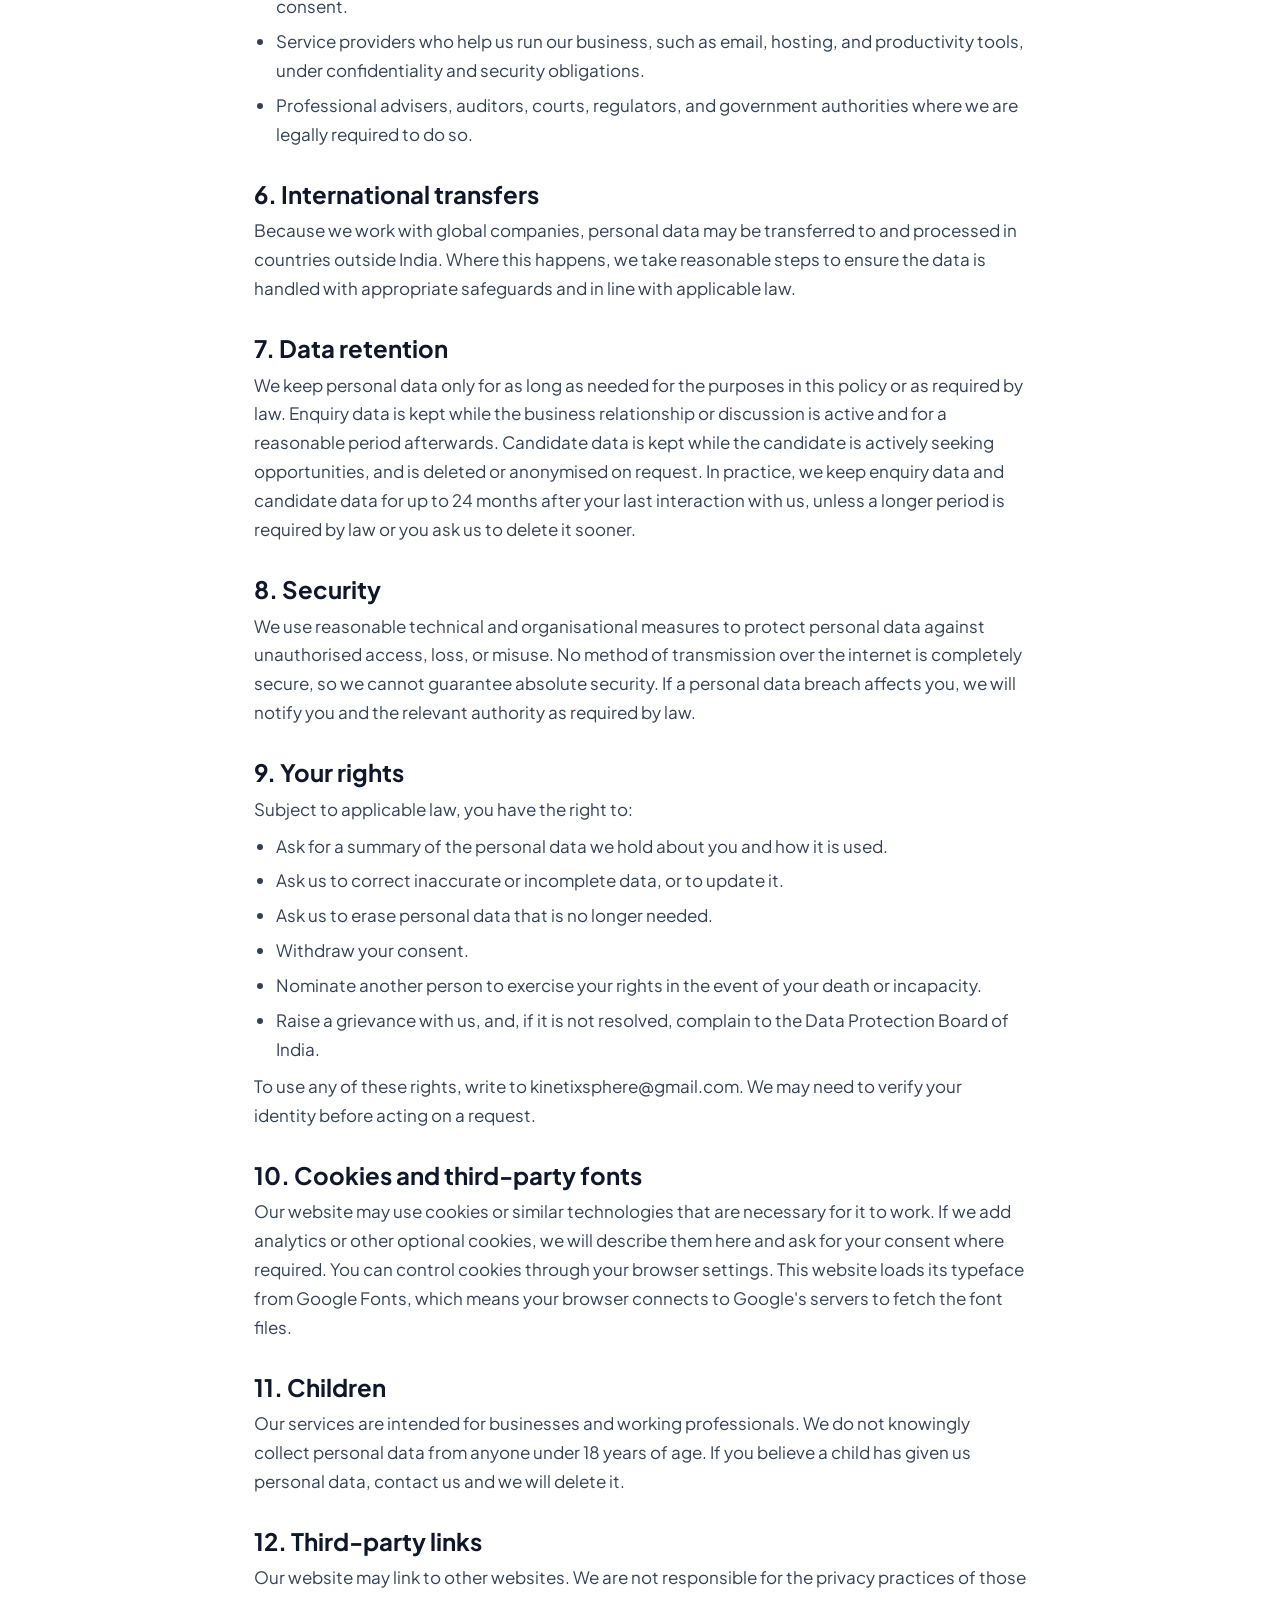
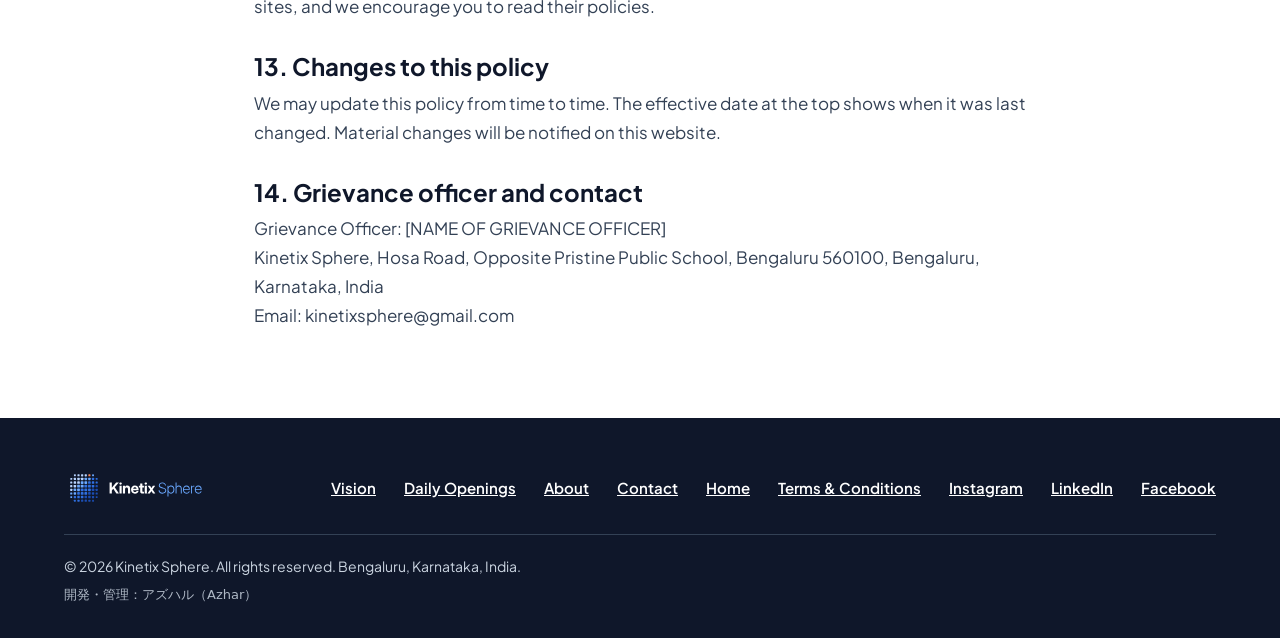
<file: privacy-policy.html>
<!doctype html>
<html lang="en">
<head>
<meta charset="utf-8">
<meta name="viewport" content="width=device-width, initial-scale=1">
<title>Privacy Policy | Kinetix Sphere</title>
<meta name="description" content="How Kinetix Sphere collects, uses, stores, and shares personal data.">
<link rel="canonical" href="https://kinetixsphere.com/privacy-policy.html">
<meta name="theme-color" content="#0A1A33">
<link rel="icon" href="favicon.ico" sizes="any">
<link rel="icon" type="image/svg+xml" href="favicon.svg">
<link rel="apple-touch-icon" href="apple-touch-icon.png">
<link rel="preconnect" href="https://fonts.googleapis.com">
<link rel="preconnect" href="https://fonts.gstatic.com" crossorigin>
<link href="https://fonts.googleapis.com/css2?family=Plus+Jakarta+Sans:wght@400;600;700;800&amp;display=swap" rel="stylesheet">
<link rel="stylesheet" href="assets/css/style.css">
</head>
<body>
<a class="skip" href="#main">Skip to content</a>
<!-- Header and menu. The menu is the same on every page. If you add a page, add its link here and in the footer of each page. -->
<header class="site-header">
<div class="container bar">
<a class="logo" href="index.html" aria-label="Kinetix Sphere home"><img src="assets/img/logo.svg" alt="Kinetix Sphere" width="159" height="44"></a>
<a class="btn small" href="index.html">Back to home</a>
</div>
</header>

<main id="main" class="legal">
<div class="stack">
<h1>Privacy Policy</h1>
<!-- Fill before launch: the effective date below and the Grievance Officer name further down. Have a lawyer review this page. -->
<div class="date">Effective date: [EFFECTIVE DATE]</div>
<p>This Privacy Policy explains how Kinetix Sphere ("Kinetix Sphere", "we", "us") collects, uses, stores, and shares personal data when you visit our website or contact us about IT staffing and tech workforce augmentation services. It is written with reference to the Information Technology Act, 2000 and the Digital Personal Data Protection Act, 2023 of India.</p>
</div>

<section>
<h2>1. Who we are</h2>
<p>Kinetix Sphere is a proprietorship firm owned by Salma Sanadi, based in Bengaluru, Karnataka, India. Office address: Hosa Road, Opposite Pristine Public School, Bengaluru 560100. Udyam registration number: UDYAM-KR-03-0779420. For privacy matters, contact us at kinetixsphere@gmail.com.</p>
</section>

<section>
<h2>2. Personal data we collect</h2>
<p>We collect only the data needed to respond to you and to run our staffing services. This includes:</p>
<ul>
<li>Contact form data: your name, work email address, company name, staffing requirement details, and the message you write.</li>
<li>Correspondence: emails, call notes, and messages exchanged with us.</li>
<li>Candidate data: if you are a technology professional who shares a resume or profile with us, we collect the details you provide, such as work history, skills, education, contact information, notice period, current and expected pay, and your work-mode and job-type preferences.</li>
<li>Technical data: basic information sent by your browser when you visit the website, such as IP address, browser type, device type, and pages requested, which is normally recorded in server logs.</li>
</ul>
</section>

<section>
<h2>3. How we use personal data</h2>
<ul>
<li>To respond to enquiries and prepare proposals for staffing requirements.</li>
<li>To assess, shortlist, and present candidates to client companies, where the candidate has asked us to do so.</li>
<li>To operate, secure, and improve the website.</li>
<li>To meet legal, tax, accounting, and regulatory obligations.</li>
<li>To send service communications related to your request. We send marketing messages only where you have agreed to receive them, and you can opt out at any time.</li>
</ul>
</section>

<section>
<h2>4. Consent and lawful basis</h2>
<p>We process personal data on the basis of your consent, which you give when you submit the contact form or send us your details, and for certain legitimate uses permitted by law, such as complying with legal obligations. You may withdraw consent at any time by writing to kinetixsphere@gmail.com. Withdrawal does not affect processing carried out before the withdrawal.</p>
</section>

<section>
<h2>5. Who we share data with</h2>
<p>We do not sell personal data. We share it only as follows:</p>
<ul>
<li>Client companies, for candidates we present to them, with the candidate's knowledge and consent.</li>
<li>Service providers who help us run our business, such as email, hosting, and productivity tools, under confidentiality and security obligations.</li>
<li>Professional advisers, auditors, courts, regulators, and government authorities where we are legally required to do so.</li>
</ul>
</section>

<section>
<h2>6. International transfers</h2>
<p>Because we work with global companies, personal data may be transferred to and processed in countries outside India. Where this happens, we take reasonable steps to ensure the data is handled with appropriate safeguards and in line with applicable law.</p>
</section>

<section>
<h2>7. Data retention</h2>
<p>We keep personal data only for as long as needed for the purposes in this policy or as required by law. Enquiry data is kept while the business relationship or discussion is active and for a reasonable period afterwards. Candidate data is kept while the candidate is actively seeking opportunities, and is deleted or anonymised on request. In practice, we keep enquiry data and candidate data for up to 24 months after your last interaction with us, unless a longer period is required by law or you ask us to delete it sooner.</p>
</section>

<section>
<h2>8. Security</h2>
<p>We use reasonable technical and organisational measures to protect personal data against unauthorised access, loss, or misuse. No method of transmission over the internet is completely secure, so we cannot guarantee absolute security. If a personal data breach affects you, we will notify you and the relevant authority as required by law.</p>
</section>

<section>
<h2>9. Your rights</h2>
<p>Subject to applicable law, you have the right to:</p>
<ul>
<li>Ask for a summary of the personal data we hold about you and how it is used.</li>
<li>Ask us to correct inaccurate or incomplete data, or to update it.</li>
<li>Ask us to erase personal data that is no longer needed.</li>
<li>Withdraw your consent.</li>
<li>Nominate another person to exercise your rights in the event of your death or incapacity.</li>
<li>Raise a grievance with us, and, if it is not resolved, complain to the Data Protection Board of India.</li>
</ul>
<p>To use any of these rights, write to kinetixsphere@gmail.com. We may need to verify your identity before acting on a request.</p>
</section>

<section>
<h2>10. Cookies and third-party fonts</h2>
<p>Our website may use cookies or similar technologies that are necessary for it to work. If we add analytics or other optional cookies, we will describe them here and ask for your consent where required. You can control cookies through your browser settings. This website loads its typeface from Google Fonts, which means your browser connects to Google's servers to fetch the font files.</p>
</section>

<section>
<h2>11. Children</h2>
<p>Our services are intended for businesses and working professionals. We do not knowingly collect personal data from anyone under 18 years of age. If you believe a child has given us personal data, contact us and we will delete it.</p>
</section>

<section>
<h2>12. Third-party links</h2>
<p>Our website may link to other websites. We are not responsible for the privacy practices of those sites, and we encourage you to read their policies.</p>
</section>

<section>
<h2>13. Changes to this policy</h2>
<p>We may update this policy from time to time. The effective date at the top shows when it was last changed. Material changes will be notified on this website.</p>
</section>

<section>
<h2>14. Grievance officer and contact</h2>
<p>Grievance Officer: [NAME OF GRIEVANCE OFFICER]<br>Kinetix Sphere, Hosa Road, Opposite Pristine Public School, Bengaluru 560100, Bengaluru, Karnataka, India<br>Email: kinetixsphere@gmail.com</p>
</section>
</main>

<!-- Footer: address, social links, copyright and the developer credit. The same footer is used on every page. -->
<footer class="site-footer">
<div class="container">
<div class="foot">
<a href="index.html" aria-label="Kinetix Sphere home"><img src="assets/img/logo-reverse.svg" alt="Kinetix Sphere" width="144" height="40"></a>
<nav aria-label="Legal">
<a href="vision.html">Vision</a>
<a href="openings.html">Daily Openings</a>
<a href="about.html">About</a>
<a href="contact.html">Contact</a>
<a href="index.html">Home</a>
<a href="terms-and-conditions.html">Terms &amp; Conditions</a>
<a href="https://www.instagram.com/kinetixsphere" target="_blank" rel="noopener">Instagram</a>
<a href="https://www.linkedin.com/in/kinetix-sphere-5b0120446" target="_blank" rel="noopener">LinkedIn</a>
<a href="https://www.facebook.com/profile.php?id=61595677872182" target="_blank" rel="noopener">Facebook</a>
</nav>
</div>
<div class="copy">&copy; 2026 Kinetix Sphere. All rights reserved. Bengaluru, Karnataka, India. <span class="credit" lang="ja">開発・管理：アズハル（Azhar）</span></div>
</div>
</footer>
</body>
</html>
</file>
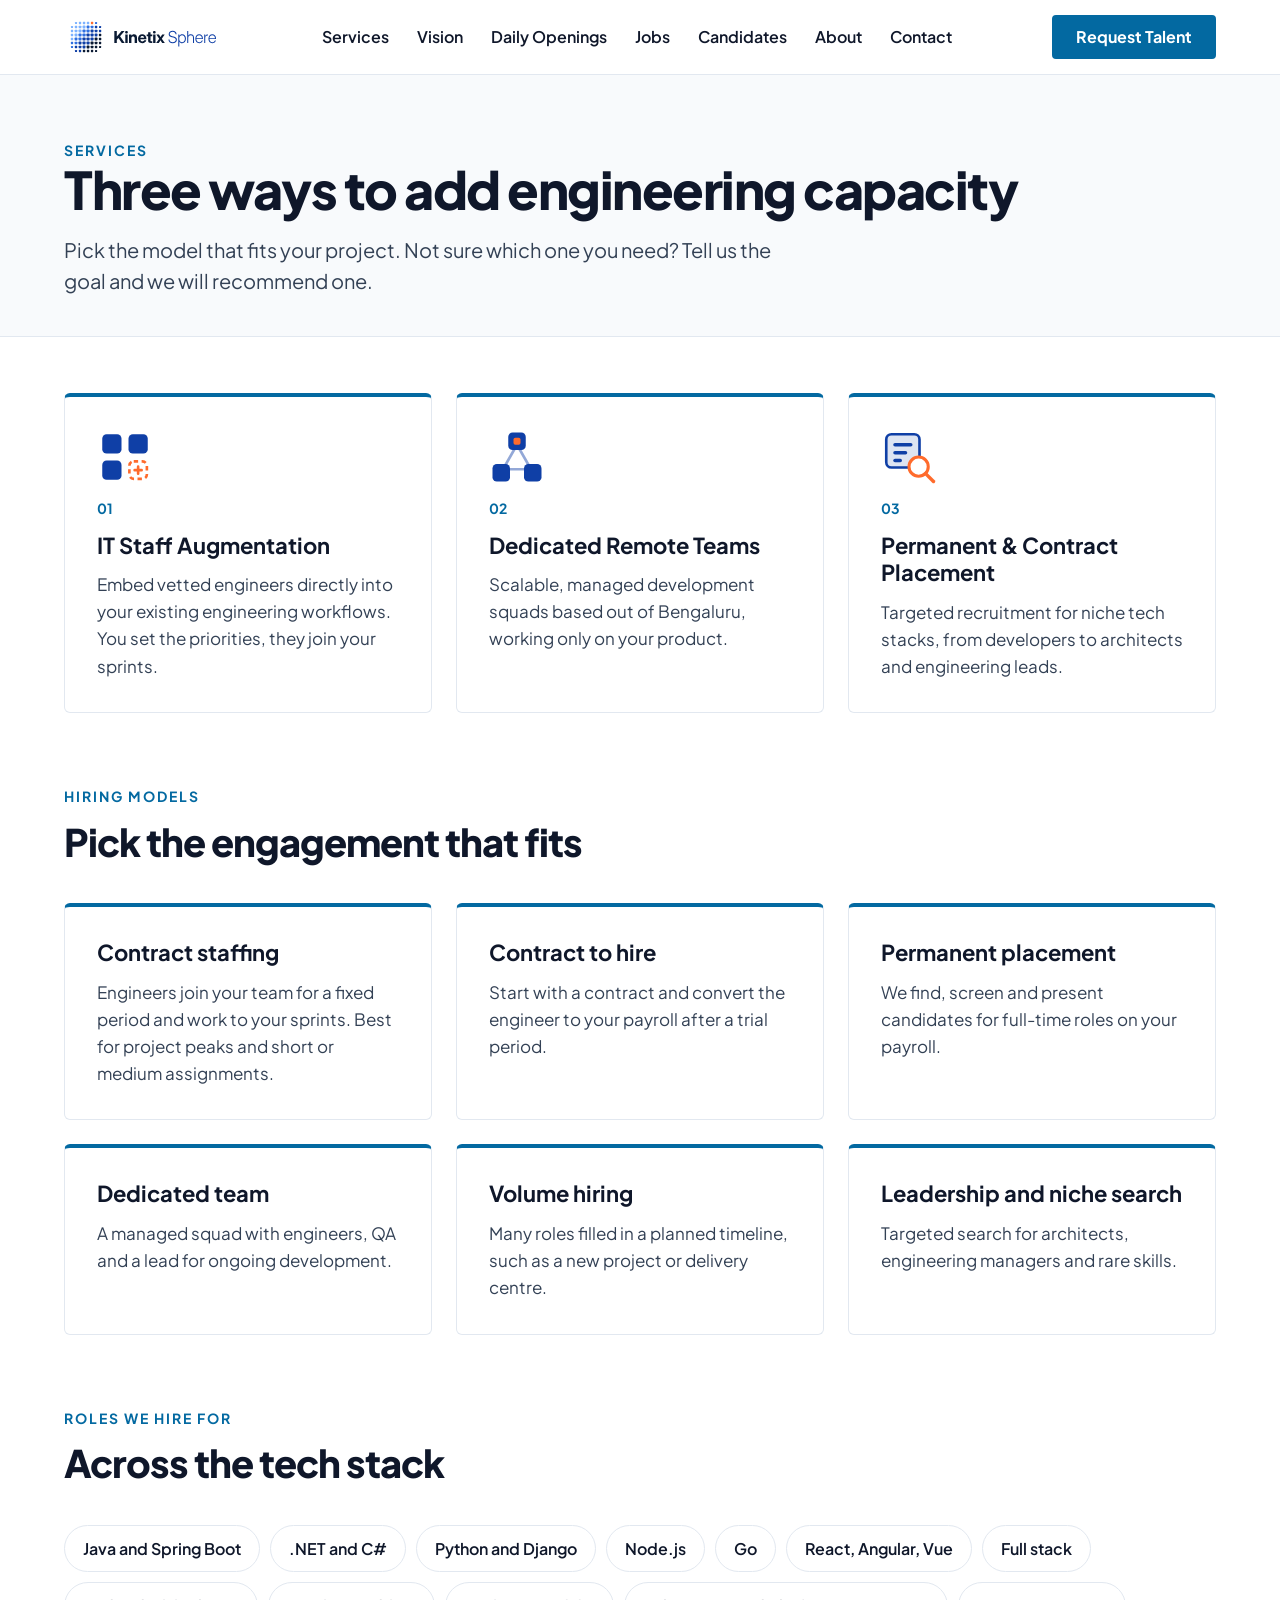
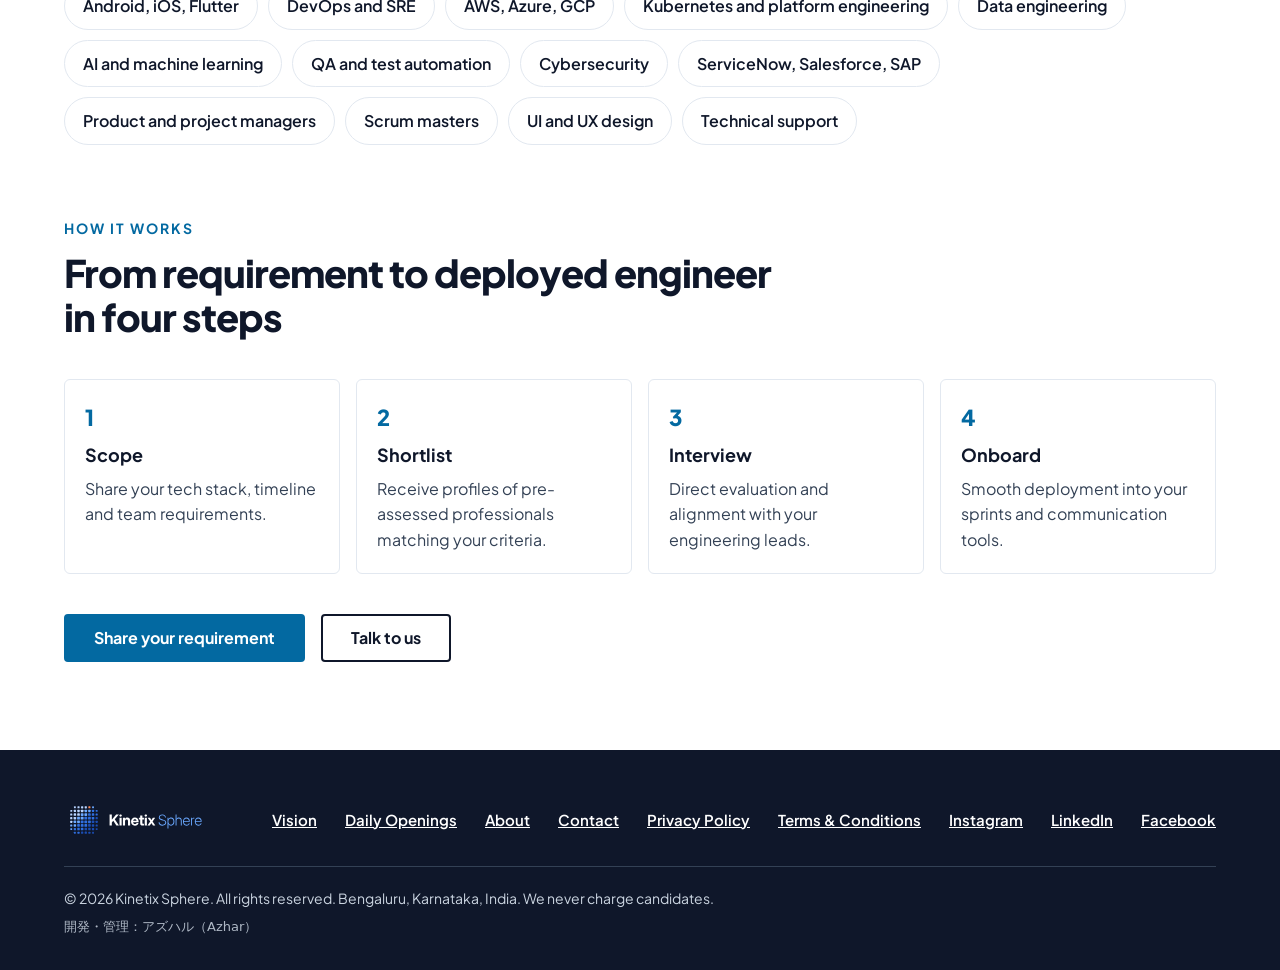
<file: services.html>
<!doctype html>
<html lang="en">
<head>
<meta charset="utf-8">
<meta name="viewport" content="width=device-width, initial-scale=1">
<title>Services | Kinetix Sphere</title>
<meta name="description" content="IT staff augmentation, dedicated remote teams, and permanent and contract placement from Bengaluru. Hiring models, roles and process.">
<link rel="canonical" href="https://kinetixsphere.com/services.html">
<meta name="theme-color" content="#0A1A33">
<link rel="icon" href="favicon.ico" sizes="any">
<link rel="icon" type="image/svg+xml" href="favicon.svg">
<link rel="apple-touch-icon" href="apple-touch-icon.png">
<link rel="preconnect" href="https://fonts.googleapis.com">
<link rel="preconnect" href="https://fonts.gstatic.com" crossorigin>
<link href="https://fonts.googleapis.com/css2?family=Plus+Jakarta+Sans:wght@400;600;700;800&amp;display=swap" rel="stylesheet">
<link rel="stylesheet" href="assets/css/style.css">
</head>
<body>
<a class="skip" href="#main">Skip to content</a>

<!-- Header and menu. The menu is the same on every page. If you add a page, add its link here and in the footer of each page. -->
<header class="site-header">
<div class="container bar">
<a class="logo" href="index.html" aria-label="Kinetix Sphere home"><img src="assets/img/logo.svg" alt="Kinetix Sphere" width="159" height="44"></a>
<nav class="main-nav" aria-label="Main">
<a href="services.html" aria-current="page">Services</a>
<a href="vision.html">Vision</a>
<a href="openings.html">Daily Openings</a>
<a href="jobs.html">Jobs</a>
<a href="candidates.html">Candidates</a>
<a href="about.html">About</a>
<a href="contact.html">Contact</a>
</nav>
<a class="btn small" href="hire.html">Request Talent</a>
</div>
</header>

<main id="main">
<div class="page-head">
<div class="container">
<div class="eyebrow">Services</div>
<h1>Three ways to add engineering capacity</h1>
<p class="lead">Pick the model that fits your project. Not sure which one you need? Tell us the goal and we will recommend one.</p>
</div>
</div>

<div class="page-body">
<div class="container" style="display:flex;flex-direction:column;gap:72px">
<section style="padding:0">
<div class="cards">
<article class="card"><img class="ico" src="assets/img/icon-augmentation.svg" alt="" width="56" height="56"><div class="num">01</div><h3>IT Staff Augmentation</h3><p>Embed vetted engineers directly into your existing engineering workflows. You set the priorities, they join your sprints.</p></article>
<article class="card"><img class="ico" src="assets/img/icon-teams.svg" alt="" width="56" height="56"><div class="num">02</div><h3>Dedicated Remote Teams</h3><p>Scalable, managed development squads based out of Bengaluru, working only on your product.</p></article>
<article class="card"><img class="ico" src="assets/img/icon-placement.svg" alt="" width="56" height="56"><div class="num">03</div><h3>Permanent &amp; Contract Placement</h3><p>Targeted recruitment for niche tech stacks, from developers to architects and engineering leads.</p></article>
</div>
</section>
<section style="padding:0">
<div class="sec-head"><div class="eyebrow">Hiring models</div><h2>Pick the engagement that fits</h2></div>
<div class="cards">
<article class="card"><h3>Contract staffing</h3><p>Engineers join your team for a fixed period and work to your sprints. Best for project peaks and short or medium assignments.</p></article>
<article class="card"><h3>Contract to hire</h3><p>Start with a contract and convert the engineer to your payroll after a trial period.</p></article>
<article class="card"><h3>Permanent placement</h3><p>We find, screen and present candidates for full-time roles on your payroll.</p></article>
<article class="card"><h3>Dedicated team</h3><p>A managed squad with engineers, QA and a lead for ongoing development.</p></article>
<article class="card"><h3>Volume hiring</h3><p>Many roles filled in a planned timeline, such as a new project or delivery centre.</p></article>
<article class="card"><h3>Leadership and niche search</h3><p>Targeted search for architects, engineering managers and rare skills.</p></article>
</div>
</section>
<section style="padding:0">
<div class="sec-head"><div class="eyebrow">Roles we hire for</div><h2>Across the tech stack</h2></div>
<ul class="chips" aria-label="Roles and skills we hire for">
<li>Java and Spring Boot</li><li>.NET and C#</li><li>Python and Django</li><li>Node.js</li><li>Go</li><li>React, Angular, Vue</li><li>Full stack</li><li>Android, iOS, Flutter</li>
<li>DevOps and SRE</li><li>AWS, Azure, GCP</li><li>Kubernetes and platform engineering</li><li>Data engineering</li><li>AI and machine learning</li><li>QA and test automation</li>
<li>Cybersecurity</li><li>ServiceNow, Salesforce, SAP</li><li>Product and project managers</li><li>Scrum masters</li><li>UI and UX design</li><li>Technical support</li>
</ul>
</section>
<section style="padding:0">
<div class="sec-head"><div class="eyebrow">How it works</div><h2>From requirement to deployed engineer in four steps</h2></div>
<ol class="flow" style="grid-template-columns:repeat(4,minmax(0,1fr))">
<li><strong>Scope</strong><span>Share your tech stack, timeline and team requirements.</span></li>
<li><strong>Shortlist</strong><span>Receive profiles of pre-assessed professionals matching your criteria.</span></li>
<li><strong>Interview</strong><span>Direct evaluation and alignment with your engineering leads.</span></li>
<li><strong>Onboard</strong><span>Smooth deployment into your sprints and communication tools.</span></li>
</ol>
<div class="cta-row" style="margin-top:32px"><a class="btn" href="hire.html">Share your requirement</a><a class="btn outline" href="contact.html">Talk to us</a></div>
</section>
</div>
</div>
</main>

<!-- Footer: address, social links, copyright and the developer credit. The same footer is used on every page. -->
<footer class="site-footer">
<div class="container">
<div class="foot">
<a href="index.html" aria-label="Kinetix Sphere home"><img src="assets/img/logo-reverse.svg" alt="Kinetix Sphere" width="144" height="40"></a>
<nav aria-label="Legal">
<a href="vision.html">Vision</a>
<a href="openings.html">Daily Openings</a>
<a href="about.html">About</a>
<a href="contact.html">Contact</a>
<a href="privacy-policy.html">Privacy Policy</a>
<a href="terms-and-conditions.html">Terms &amp; Conditions</a>
<a href="https://www.instagram.com/kinetixsphere" target="_blank" rel="noopener">Instagram</a>
<a href="https://www.linkedin.com/in/kinetix-sphere-5b0120446" target="_blank" rel="noopener">LinkedIn</a>
<a href="https://www.facebook.com/profile.php?id=61595677872182" target="_blank" rel="noopener">Facebook</a>
</nav>
</div>
<div class="copy">&copy; 2026 Kinetix Sphere. All rights reserved. Bengaluru, Karnataka, India. We never charge candidates. <span class="credit" lang="ja">開発・管理：アズハル（Azhar）</span></div>
</div>
</footer>
</body>
</html>
</file>
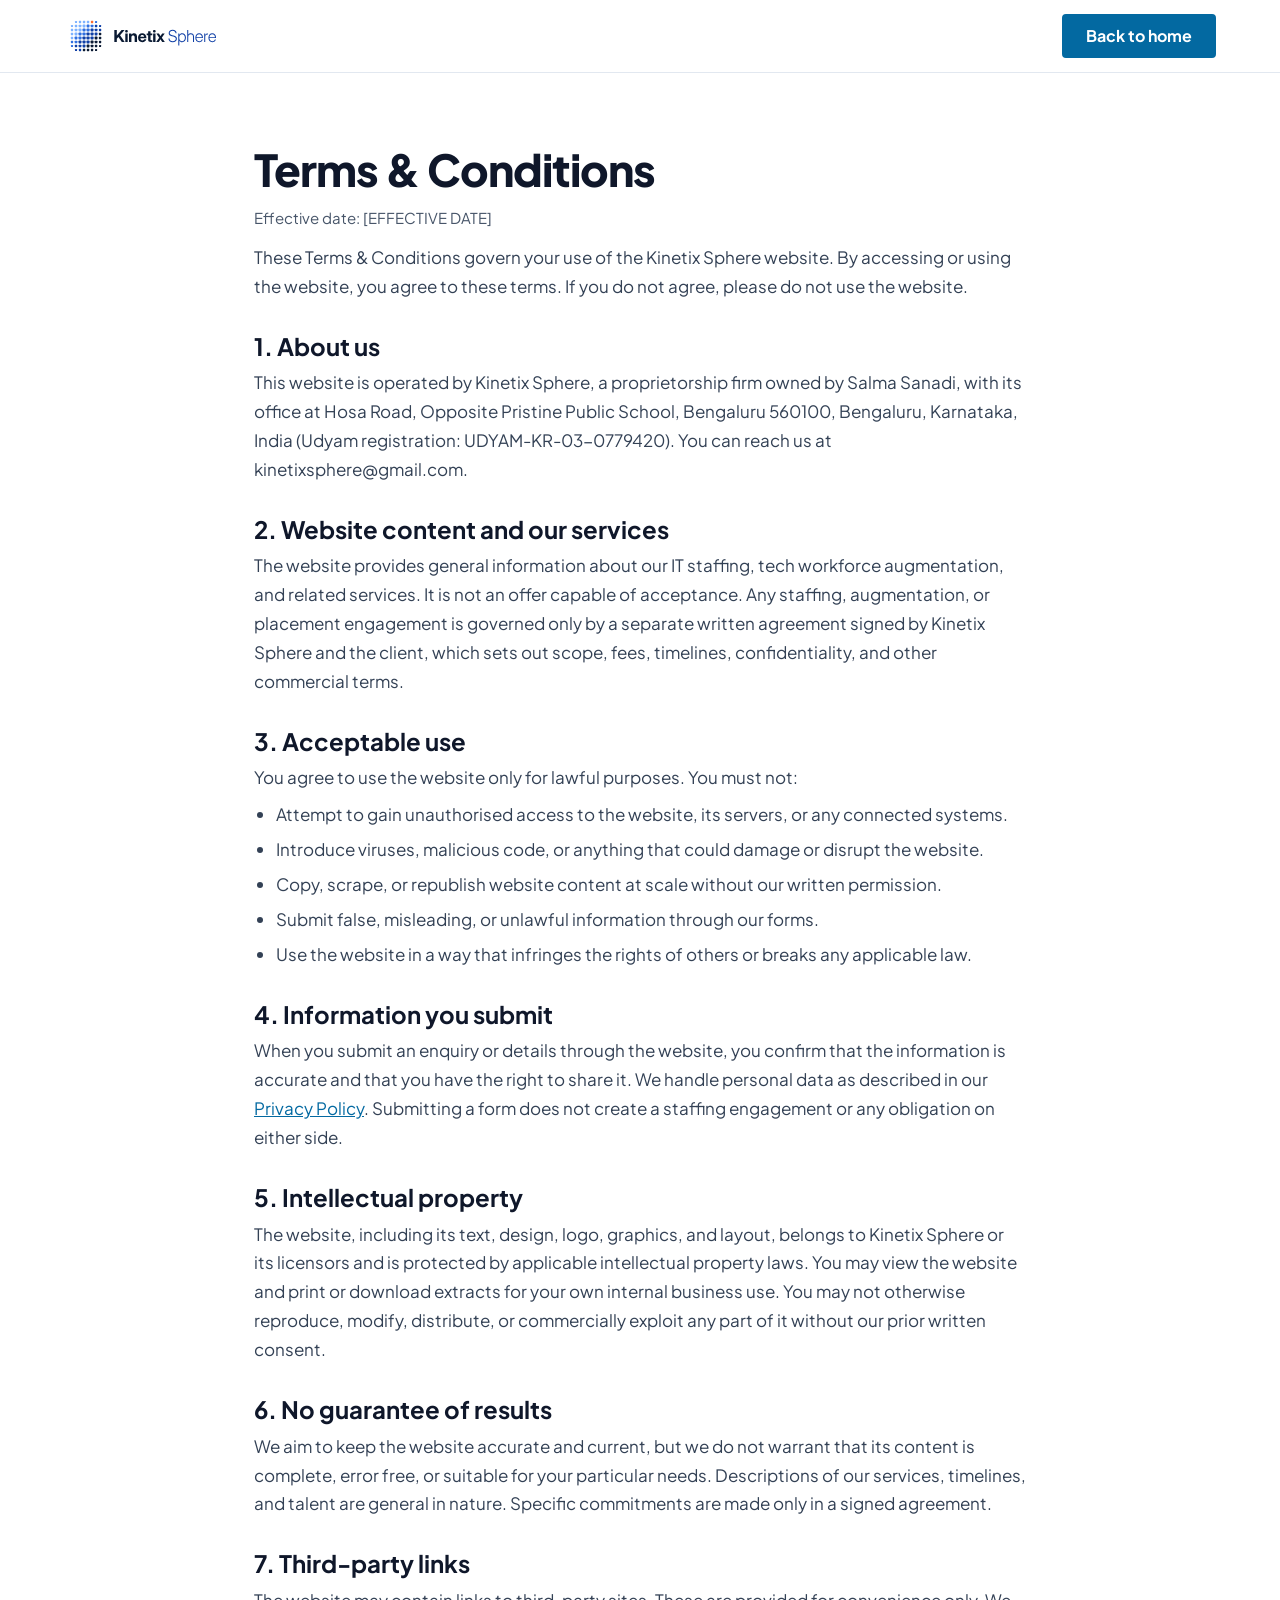
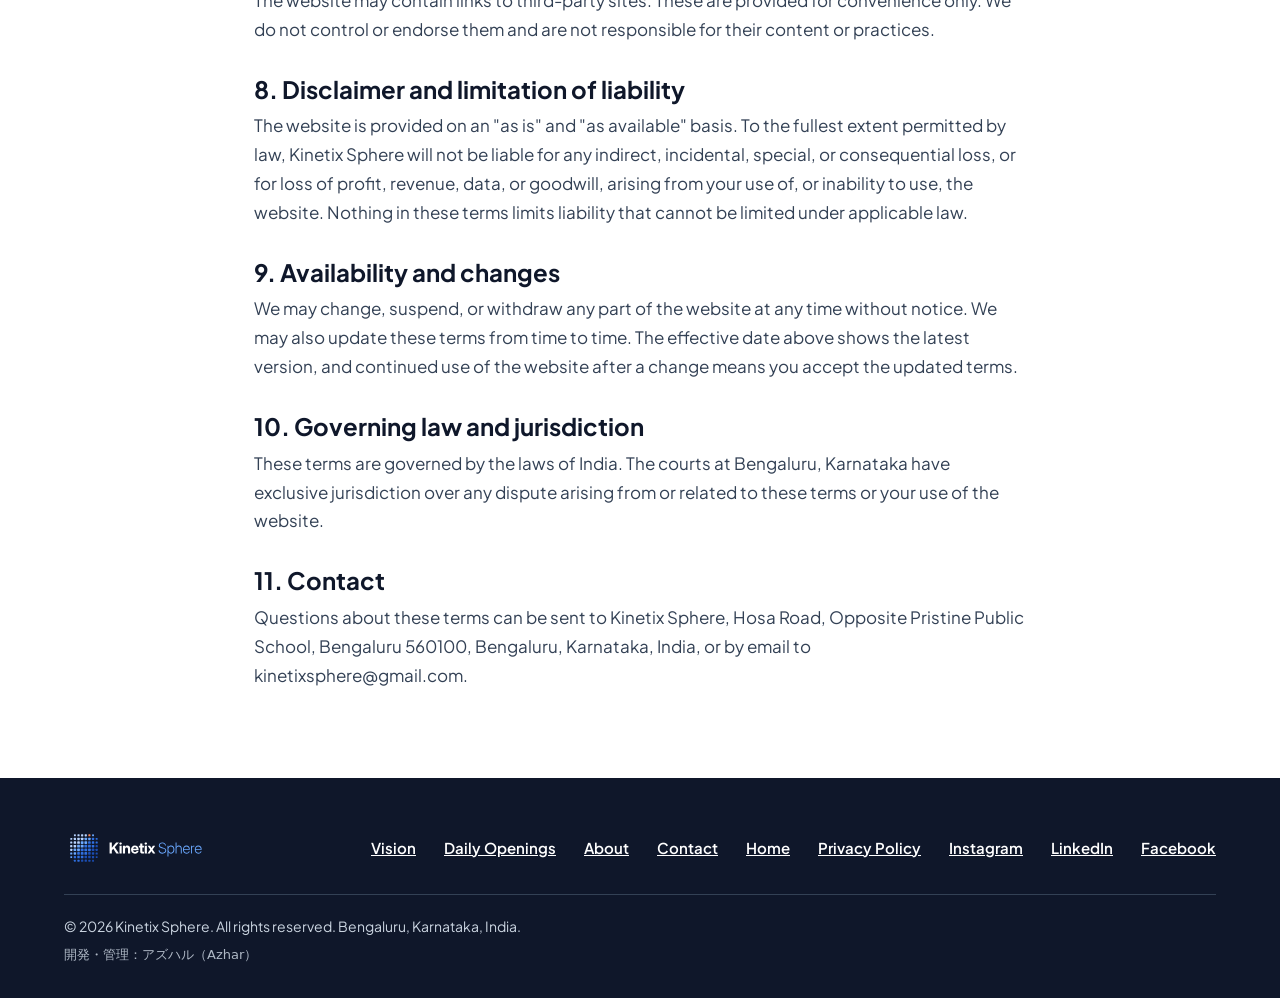
<file: terms-and-conditions.html>
<!doctype html>
<html lang="en">
<head>
<meta charset="utf-8">
<meta name="viewport" content="width=device-width, initial-scale=1">
<title>Terms &amp; Conditions | Kinetix Sphere</title>
<meta name="description" content="Terms and conditions for using the Kinetix Sphere website.">
<link rel="canonical" href="https://kinetixsphere.com/terms-and-conditions.html">
<meta name="theme-color" content="#0A1A33">
<link rel="icon" href="favicon.ico" sizes="any">
<link rel="icon" type="image/svg+xml" href="favicon.svg">
<link rel="apple-touch-icon" href="apple-touch-icon.png">
<link rel="preconnect" href="https://fonts.googleapis.com">
<link rel="preconnect" href="https://fonts.gstatic.com" crossorigin>
<link href="https://fonts.googleapis.com/css2?family=Plus+Jakarta+Sans:wght@400;600;700;800&amp;display=swap" rel="stylesheet">
<link rel="stylesheet" href="assets/css/style.css">
</head>
<body>
<a class="skip" href="#main">Skip to content</a>
<!-- Header and menu. The menu is the same on every page. If you add a page, add its link here and in the footer of each page. -->
<header class="site-header">
<div class="container bar">
<a class="logo" href="index.html" aria-label="Kinetix Sphere home"><img src="assets/img/logo.svg" alt="Kinetix Sphere" width="159" height="44"></a>
<a class="btn small" href="index.html">Back to home</a>
</div>
</header>

<main id="main" class="legal">
<div class="stack">
<h1>Terms &amp; Conditions</h1>
<!-- Fill before launch: the effective date below. Have a lawyer review this page. -->
<div class="date">Effective date: [EFFECTIVE DATE]</div>
<p>These Terms &amp; Conditions govern your use of the Kinetix Sphere website. By accessing or using the website, you agree to these terms. If you do not agree, please do not use the website.</p>
</div>

<section>
<h2>1. About us</h2>
<p>This website is operated by Kinetix Sphere, a proprietorship firm owned by Salma Sanadi, with its office at Hosa Road, Opposite Pristine Public School, Bengaluru 560100, Bengaluru, Karnataka, India (Udyam registration: UDYAM-KR-03-0779420). You can reach us at kinetixsphere@gmail.com.</p>
</section>

<section>
<h2>2. Website content and our services</h2>
<p>The website provides general information about our IT staffing, tech workforce augmentation, and related services. It is not an offer capable of acceptance. Any staffing, augmentation, or placement engagement is governed only by a separate written agreement signed by Kinetix Sphere and the client, which sets out scope, fees, timelines, confidentiality, and other commercial terms.</p>
</section>

<section>
<h2>3. Acceptable use</h2>
<p>You agree to use the website only for lawful purposes. You must not:</p>
<ul>
<li>Attempt to gain unauthorised access to the website, its servers, or any connected systems.</li>
<li>Introduce viruses, malicious code, or anything that could damage or disrupt the website.</li>
<li>Copy, scrape, or republish website content at scale without our written permission.</li>
<li>Submit false, misleading, or unlawful information through our forms.</li>
<li>Use the website in a way that infringes the rights of others or breaks any applicable law.</li>
</ul>
</section>

<section>
<h2>4. Information you submit</h2>
<p>When you submit an enquiry or details through the website, you confirm that the information is accurate and that you have the right to share it. We handle personal data as described in our <a href="privacy-policy.html">Privacy Policy</a>. Submitting a form does not create a staffing engagement or any obligation on either side.</p>
</section>

<section>
<h2>5. Intellectual property</h2>
<p>The website, including its text, design, logo, graphics, and layout, belongs to Kinetix Sphere or its licensors and is protected by applicable intellectual property laws. You may view the website and print or download extracts for your own internal business use. You may not otherwise reproduce, modify, distribute, or commercially exploit any part of it without our prior written consent.</p>
</section>

<section>
<h2>6. No guarantee of results</h2>
<p>We aim to keep the website accurate and current, but we do not warrant that its content is complete, error free, or suitable for your particular needs. Descriptions of our services, timelines, and talent are general in nature. Specific commitments are made only in a signed agreement.</p>
</section>

<section>
<h2>7. Third-party links</h2>
<p>The website may contain links to third-party sites. These are provided for convenience only. We do not control or endorse them and are not responsible for their content or practices.</p>
</section>

<section>
<h2>8. Disclaimer and limitation of liability</h2>
<p>The website is provided on an "as is" and "as available" basis. To the fullest extent permitted by law, Kinetix Sphere will not be liable for any indirect, incidental, special, or consequential loss, or for loss of profit, revenue, data, or goodwill, arising from your use of, or inability to use, the website. Nothing in these terms limits liability that cannot be limited under applicable law.</p>
</section>

<section>
<h2>9. Availability and changes</h2>
<p>We may change, suspend, or withdraw any part of the website at any time without notice. We may also update these terms from time to time. The effective date above shows the latest version, and continued use of the website after a change means you accept the updated terms.</p>
</section>

<section>
<h2>10. Governing law and jurisdiction</h2>
<p>These terms are governed by the laws of India. The courts at Bengaluru, Karnataka have exclusive jurisdiction over any dispute arising from or related to these terms or your use of the website.</p>
</section>

<section>
<h2>11. Contact</h2>
<p>Questions about these terms can be sent to Kinetix Sphere, Hosa Road, Opposite Pristine Public School, Bengaluru 560100, Bengaluru, Karnataka, India, or by email to kinetixsphere@gmail.com.</p>
</section>
</main>

<!-- Footer: address, social links, copyright and the developer credit. The same footer is used on every page. -->
<footer class="site-footer">
<div class="container">
<div class="foot">
<a href="index.html" aria-label="Kinetix Sphere home"><img src="assets/img/logo-reverse.svg" alt="Kinetix Sphere" width="144" height="40"></a>
<nav aria-label="Legal">
<a href="vision.html">Vision</a>
<a href="openings.html">Daily Openings</a>
<a href="about.html">About</a>
<a href="contact.html">Contact</a>
<a href="index.html">Home</a>
<a href="privacy-policy.html">Privacy Policy</a>
<a href="https://www.instagram.com/kinetixsphere" target="_blank" rel="noopener">Instagram</a>
<a href="https://www.linkedin.com/in/kinetix-sphere-5b0120446" target="_blank" rel="noopener">LinkedIn</a>
<a href="https://www.facebook.com/profile.php?id=61595677872182" target="_blank" rel="noopener">Facebook</a>
</nav>
</div>
<div class="copy">&copy; 2026 Kinetix Sphere. All rights reserved. Bengaluru, Karnataka, India. <span class="credit" lang="ja">開発・管理：アズハル（Azhar）</span></div>
</div>
</footer>
</body>
</html>
</file>
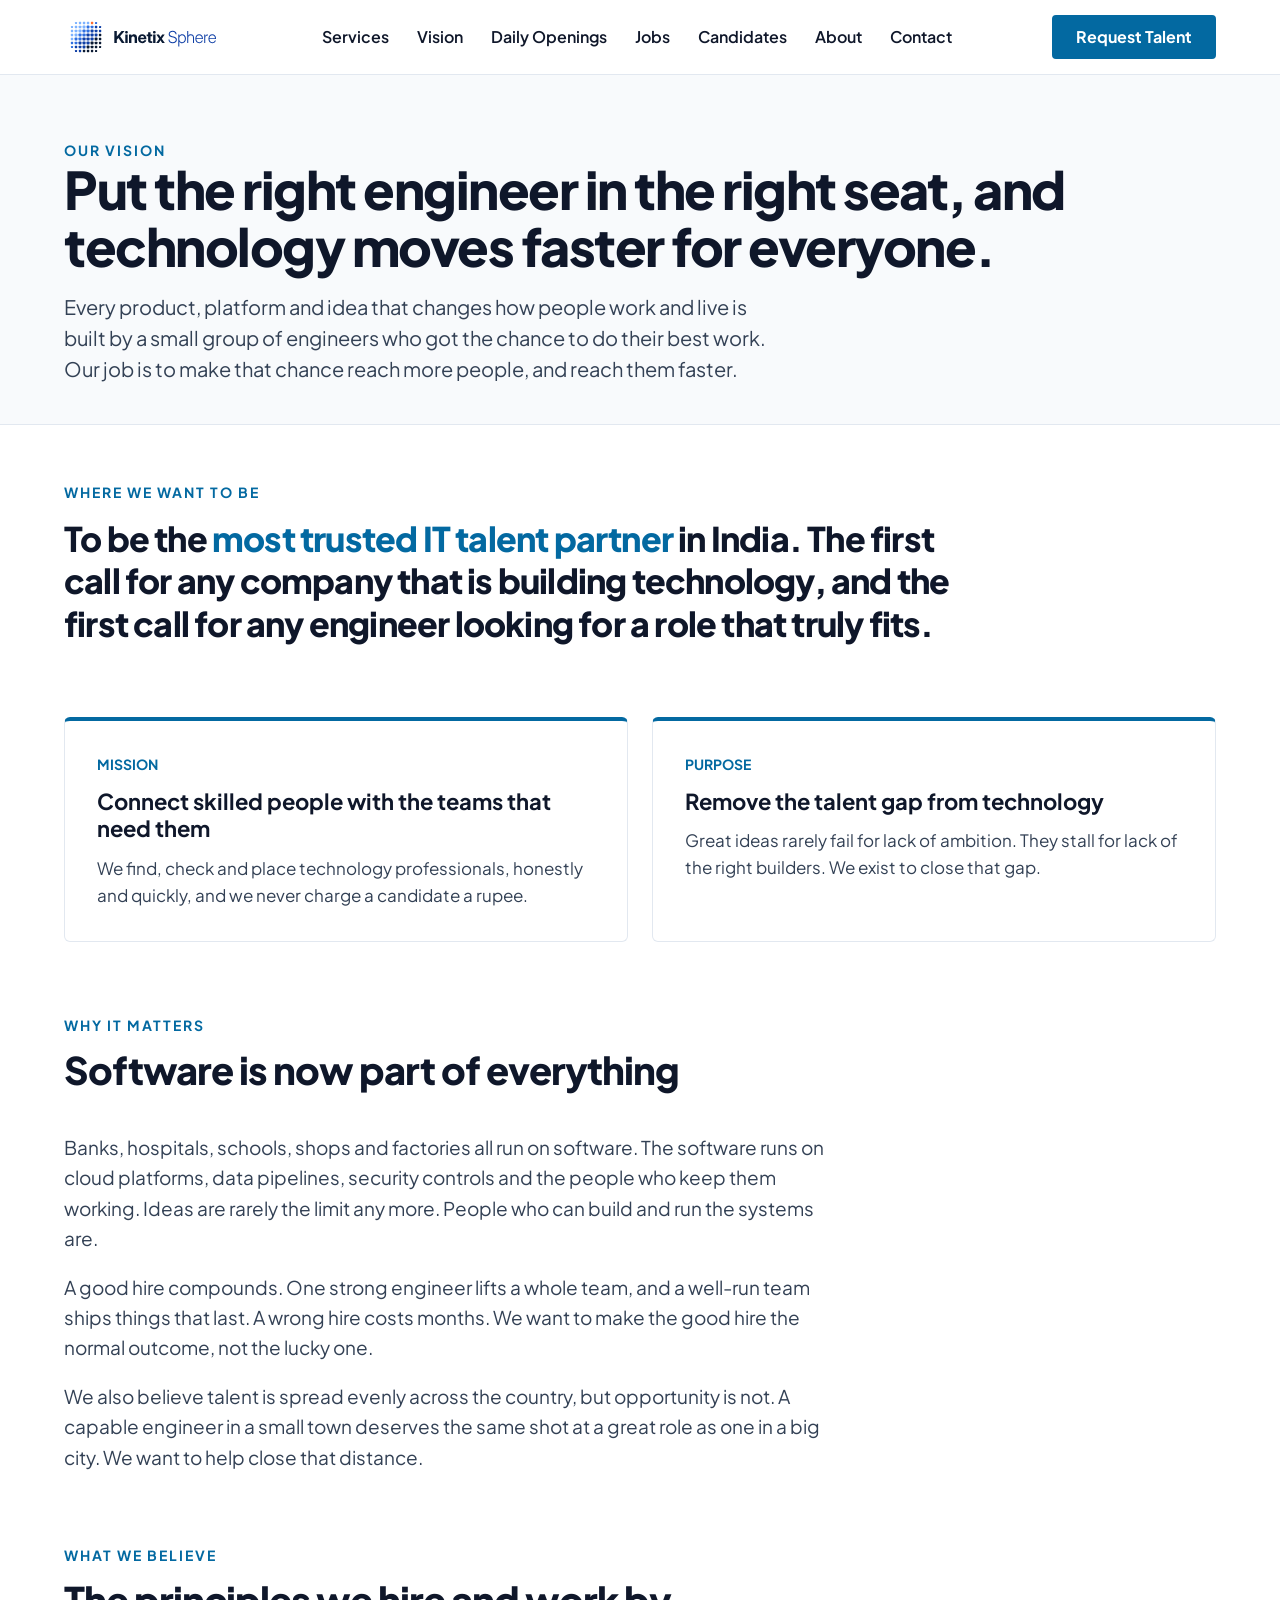
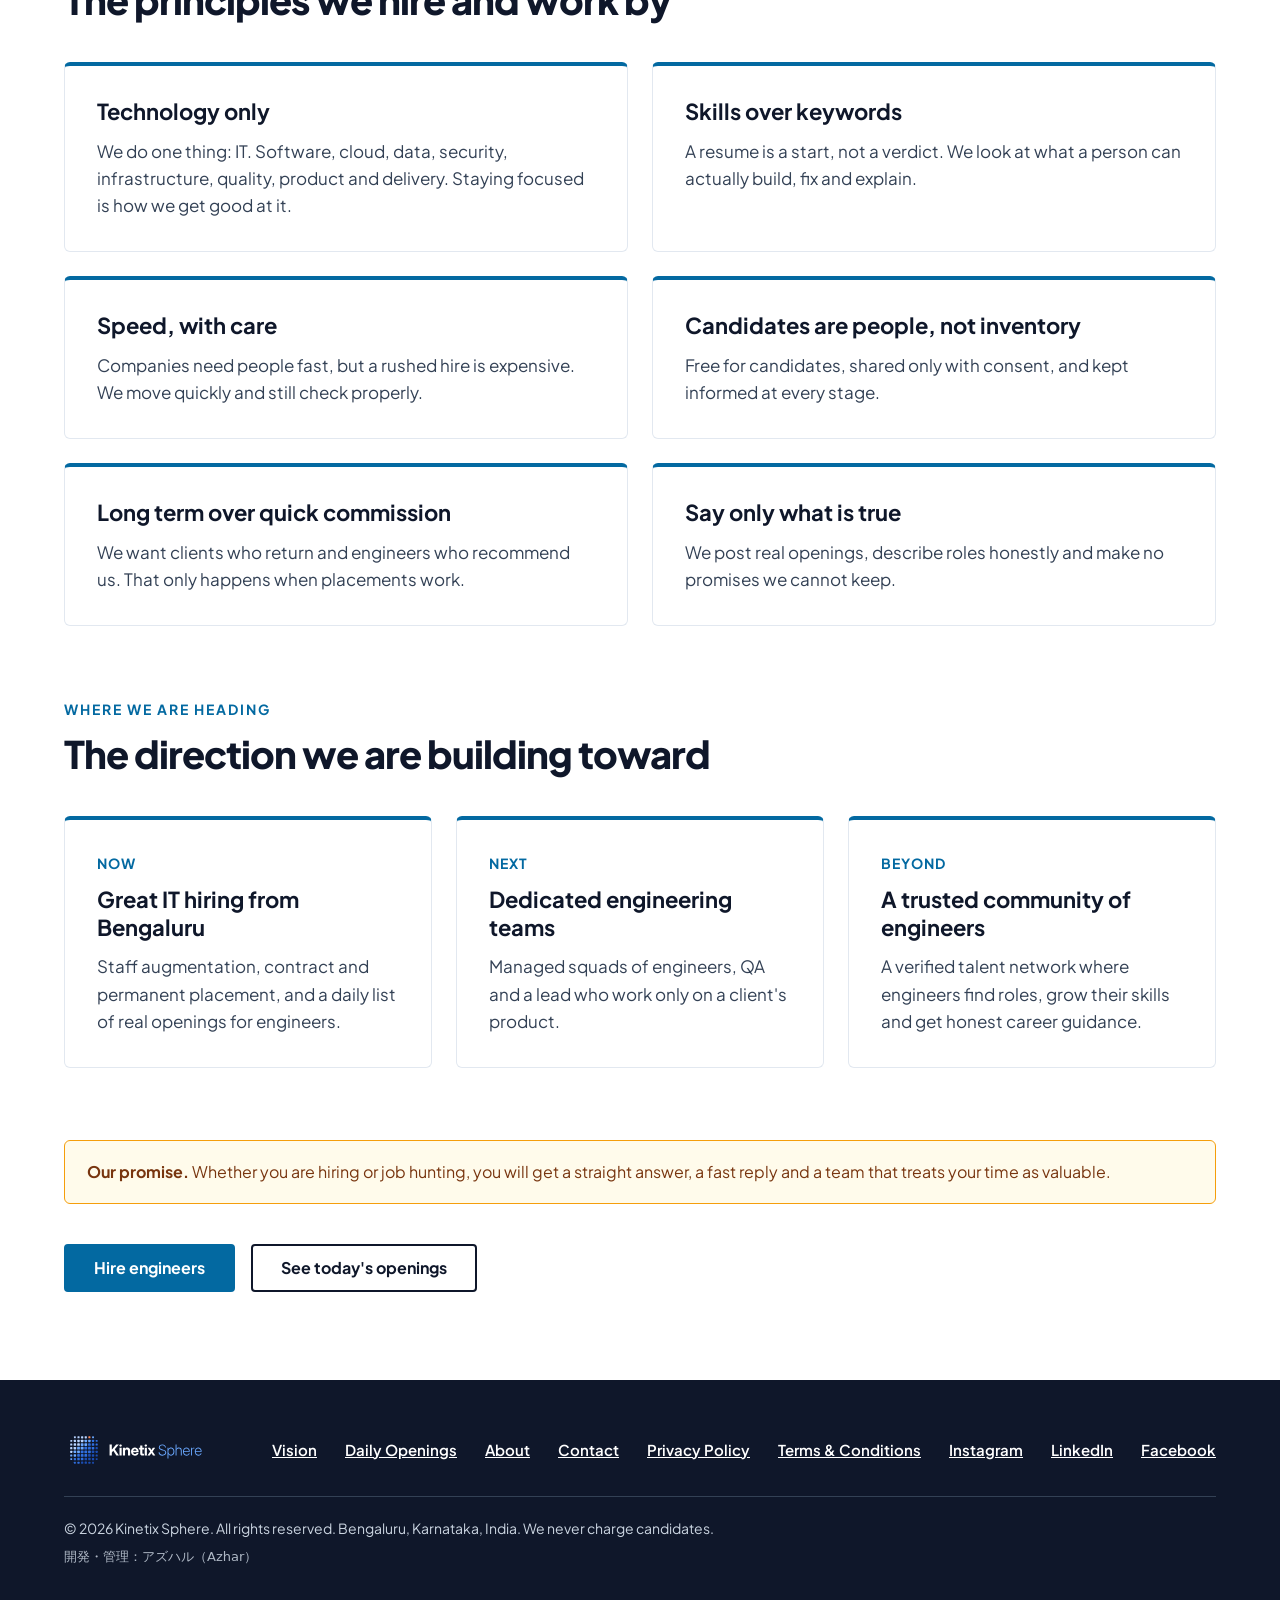
<file: vision.html>
<!doctype html>
<html lang="en">
<head>
<meta charset="utf-8">
<meta name="viewport" content="width=device-width, initial-scale=1">
<title>Vision and Mission | Kinetix Sphere</title>
<meta name="description" content="The vision and mission of Kinetix Sphere: to be the most trusted IT talent partner in India, connecting skilled engineers with the teams that need them.">
<link rel="canonical" href="https://kinetixsphere.com/vision.html">
<meta name="theme-color" content="#0A1A33">
<link rel="icon" href="favicon.ico" sizes="any">
<link rel="icon" type="image/svg+xml" href="favicon.svg">
<link rel="apple-touch-icon" href="apple-touch-icon.png">
<link rel="preconnect" href="https://fonts.googleapis.com">
<link rel="preconnect" href="https://fonts.gstatic.com" crossorigin>
<link href="https://fonts.googleapis.com/css2?family=Plus+Jakarta+Sans:wght@400;600;700;800&amp;display=swap" rel="stylesheet">
<link rel="stylesheet" href="assets/css/style.css">
</head>
<body>
<a class="skip" href="#main">Skip to content</a>

<!-- Header and menu. The menu is the same on every page. If you add a page, add its link here and in the footer of each page. -->
<header class="site-header">
<div class="container bar">
<a class="logo" href="index.html" aria-label="Kinetix Sphere home"><img src="assets/img/logo.svg" alt="Kinetix Sphere" width="159" height="44"></a>
<nav class="main-nav" aria-label="Main">
<a href="services.html">Services</a>
<a href="vision.html" aria-current="page">Vision</a>
<a href="openings.html">Daily Openings</a>
<a href="jobs.html">Jobs</a>
<a href="candidates.html">Candidates</a>
<a href="about.html">About</a>
<a href="contact.html">Contact</a>
</nav>
<a class="btn small" href="hire.html">Request Talent</a>
</div>
</header>

<main id="main">
<div class="page-head">
<div class="container">
<div class="eyebrow">Our vision</div>
<h1>Put the right engineer in the right seat, and technology moves faster for everyone.</h1>
<p class="lead">Every product, platform and idea that changes how people work and live is built by a small group of engineers who got the chance to do their best work. Our job is to make that chance reach more people, and reach them faster.</p>
</div>
</div>

<div class="page-body">
<div class="container" style="display:flex;flex-direction:column;gap:72px">

<section style="padding:0">
<div class="eyebrow">Where we want to be</div>
<p class="statement" style="margin-top:14px">To be the <em>most trusted IT talent partner</em> in India. The first call for any company that is building technology, and the first call for any engineer looking for a role that truly fits.</p>
</section>

<section style="padding:0">
<div class="cards two">
<article class="card"><div class="num">MISSION</div><h3>Connect skilled people with the teams that need them</h3><p>We find, check and place technology professionals, honestly and quickly, and we never charge a candidate a rupee.</p></article>
<article class="card"><div class="num">PURPOSE</div><h3>Remove the talent gap from technology</h3><p>Great ideas rarely fail for lack of ambition. They stall for lack of the right builders. We exist to close that gap.</p></article>
</div>
</section>

<section style="padding:0">
<div class="sec-head"><div class="eyebrow">Why it matters</div><h2>Software is now part of everything</h2></div>
<div class="prose">
<p>Banks, hospitals, schools, shops and factories all run on software. The software runs on cloud platforms, data pipelines, security controls and the people who keep them working. Ideas are rarely the limit any more. People who can build and run the systems are.</p>
<p>A good hire compounds. One strong engineer lifts a whole team, and a well-run team ships things that last. A wrong hire costs months. We want to make the good hire the normal outcome, not the lucky one.</p>
<p>We also believe talent is spread evenly across the country, but opportunity is not. A capable engineer in a small town deserves the same shot at a great role as one in a big city. We want to help close that distance.</p>
</div>
</section>

<section style="padding:0">
<div class="sec-head"><div class="eyebrow">What we believe</div><h2>The principles we hire and work by</h2></div>
<div class="principles">
<article class="card"><h3>Technology only</h3><p>We do one thing: IT. Software, cloud, data, security, infrastructure, quality, product and delivery. Staying focused is how we get good at it.</p></article>
<article class="card"><h3>Skills over keywords</h3><p>A resume is a start, not a verdict. We look at what a person can actually build, fix and explain.</p></article>
<article class="card"><h3>Speed, with care</h3><p>Companies need people fast, but a rushed hire is expensive. We move quickly and still check properly.</p></article>
<article class="card"><h3>Candidates are people, not inventory</h3><p>Free for candidates, shared only with consent, and kept informed at every stage.</p></article>
<article class="card"><h3>Long term over quick commission</h3><p>We want clients who return and engineers who recommend us. That only happens when placements work.</p></article>
<article class="card"><h3>Say only what is true</h3><p>We post real openings, describe roles honestly and make no promises we cannot keep.</p></article>
</div>
</section>

<section style="padding:0">
<div class="sec-head"><div class="eyebrow">Where we are heading</div><h2>The direction we are building toward</h2></div>
<div class="horizon">
<article class="card"><div class="label">Now</div><h3>Great IT hiring from Bengaluru</h3><p>Staff augmentation, contract and permanent placement, and a daily list of real openings for engineers.</p></article>
<article class="card"><div class="label">Next</div><h3>Dedicated engineering teams</h3><p>Managed squads of engineers, QA and a lead who work only on a client's product.</p></article>
<article class="card"><div class="label">Beyond</div><h3>A trusted community of engineers</h3><p>A verified talent network where engineers find roles, grow their skills and get honest career guidance.</p></article>
</div>
</section>

<section style="padding:0">
<div class="notice" role="note" style="margin:0"><strong>Our promise.</strong> Whether you are hiring or job hunting, you will get a straight answer, a fast reply and a team that treats your time as valuable.</div>
<div class="cta-row" style="margin-top:32px"><a class="btn" href="hire.html">Hire engineers</a><a class="btn outline" href="openings.html">See today's openings</a></div>
</section>
</div>
</div>
</main>

<!-- Footer: address, social links, copyright and the developer credit. The same footer is used on every page. -->
<footer class="site-footer">
<div class="container">
<div class="foot">
<a href="index.html" aria-label="Kinetix Sphere home"><img src="assets/img/logo-reverse.svg" alt="Kinetix Sphere" width="144" height="40"></a>
<nav aria-label="Legal">
<a href="vision.html">Vision</a>
<a href="openings.html">Daily Openings</a>
<a href="about.html">About</a>
<a href="contact.html">Contact</a>
<a href="privacy-policy.html">Privacy Policy</a>
<a href="terms-and-conditions.html">Terms &amp; Conditions</a>
<a href="https://www.instagram.com/kinetixsphere" target="_blank" rel="noopener">Instagram</a>
<a href="https://www.linkedin.com/in/kinetix-sphere-5b0120446" target="_blank" rel="noopener">LinkedIn</a>
<a href="https://www.facebook.com/profile.php?id=61595677872182" target="_blank" rel="noopener">Facebook</a>
</nav>
</div>
<div class="copy">&copy; 2026 Kinetix Sphere. All rights reserved. Bengaluru, Karnataka, India. We never charge candidates. <span class="credit" lang="ja">開発・管理：アズハル（Azhar）</span></div>
</div>
</footer>
</body>
</html>
</file>
<file: assets/css/style.css>
:root{--ink:#0F172A;--slate:#1E293B;--text:#334155;--muted:#475569;--accent:#0369A1;--sky:#7DD3FC;--line:#E2E8F0;--alt:#F8FAFC}
*{box-sizing:border-box}
html{-webkit-text-size-adjust:100%}
body{margin:0;font-family:"Plus Jakarta Sans",system-ui,-apple-system,"Segoe UI",Roboto,Arial,sans-serif;font-size:17px;line-height:1.6;color:var(--ink);background:#fff}
img{max-width:100%;height:auto;display:block}
a{color:var(--accent);text-decoration:none}
a:hover{color:var(--ink)}
a:focus-visible,input:focus-visible,textarea:focus-visible,button:focus-visible{outline:3px solid var(--accent);outline-offset:2px}
h1,h2,h3,p{margin:0}
.container{max-width:1200px;margin:0 auto;padding:0 24px}
.skip{position:absolute;left:-999px;top:0;background:#fff;color:var(--ink);padding:12px 16px;z-index:20}
.skip:focus{left:8px;top:8px}
.sr-only{position:absolute;width:1px;height:1px;overflow:hidden;clip:rect(0 0 0 0);white-space:nowrap}

/* header */
.site-header{border-bottom:1px solid var(--line);background:#fff}
.bar{display:flex;flex-wrap:wrap;align-items:center;justify-content:space-between;gap:12px 32px;padding:14px 24px}
.logo{display:flex;align-items:center;min-height:44px}
.logo img{height:44px;width:auto}
.main-nav{display:flex;flex-wrap:wrap;align-items:center;gap:0 28px;font-weight:600;font-size:16px}
.main-nav a{color:var(--ink);padding:10px 0;min-height:44px;display:inline-flex;align-items:center}
.main-nav a:hover{color:var(--accent)}

/* buttons */
.btn{display:inline-flex;align-items:center;justify-content:center;min-height:48px;padding:0 28px;border-radius:4px;font-weight:700;font-size:16px;font-family:inherit;line-height:1.2;border:2px solid var(--accent);background:var(--accent);color:#fff;cursor:pointer;text-align:center}
.btn:hover{background:var(--ink);border-color:var(--ink);color:#fff}
.btn.outline{background:#fff;color:var(--ink);border-color:var(--ink)}
.btn.outline:hover{background:var(--ink);color:#fff}
.btn.small{min-height:44px;padding:0 22px}

/* type */
.eyebrow{font-size:14px;font-weight:700;letter-spacing:2px;color:var(--accent);text-transform:uppercase}
h1{font-size:52px;line-height:1.1;letter-spacing:-1.5px;font-weight:800}
h2{font-size:38px;line-height:1.15;letter-spacing:-1px;font-weight:800}
h3{font-size:22px;line-height:1.25;font-weight:700}
.lead{font-size:20px;line-height:1.55;color:var(--text)}
section{padding:88px 0}
.stack{display:flex;flex-direction:column;gap:12px}
.sec-head{display:flex;flex-direction:column;gap:12px;max-width:720px;margin-bottom:40px}

/* hero */
.hero-grid{display:grid;grid-template-columns:1.1fr 1fr;gap:56px;align-items:center}
.hero-copy{display:flex;flex-direction:column;gap:24px}
.cta-row{display:flex;flex-wrap:wrap;gap:16px;padding-top:8px}
.hero-img img{width:100%;border-radius:10px}

/* services */
.alt{background:var(--alt);border-top:1px solid var(--line);border-bottom:1px solid var(--line)}
.cards{display:grid;grid-template-columns:repeat(3,minmax(0,1fr));gap:24px}
.card{background:#fff;border:1px solid var(--line);border-top:4px solid var(--accent);border-radius:6px;padding:32px;display:flex;flex-direction:column;gap:12px}
.cards.two{grid-template-columns:repeat(2,minmax(0,1fr))}
.card .ico{width:56px;height:56px}
.card p{color:var(--text)}
.num{font-size:14px;font-weight:700;color:var(--accent)}

/* why */
.why-grid{display:grid;grid-template-columns:1fr 1.6fr;gap:56px;align-items:start}
.why-img{margin-top:32px;width:100%;max-width:440px}
.why-list>div{padding:28px 0;border-bottom:1px solid var(--line)}
.why-list>div:first-child{padding-top:0}
.why-list>div:last-child{border-bottom:0;padding-bottom:0}
.why-list p{margin-top:8px;color:var(--text)}

/* process */
.dark{background:var(--ink);color:#fff}
.dark .eyebrow{color:var(--sky)}
.steps{display:grid;grid-template-columns:repeat(4,minmax(0,1fr));gap:24px}
.step{background:var(--slate);border:1px solid #475569;border-radius:6px;padding:28px;display:flex;flex-direction:column;gap:10px}
.step .label{font-size:14px;font-weight:700;color:var(--sky)}
.step h3{font-size:20px}
.step p{color:#CBD5E1;font-size:16px}

/* about */
.about-grid{display:grid;grid-template-columns:1.6fr 1fr;gap:56px;align-items:center}
.about-copy{display:flex;flex-direction:column;gap:16px;font-size:19px;color:var(--text)}
.about-mark{width:140px;margin:0 auto}

/* contact */
.contact-grid{display:grid;grid-template-columns:1fr 1.7fr;gap:56px;align-items:start}
.details{display:flex;flex-direction:column;gap:16px;border-top:1px solid var(--line);padding-top:24px;margin-top:24px;font-size:16px;color:var(--text)}
.details strong{display:block;color:var(--ink)}
form.contact{background:var(--alt);border:1px solid var(--line);border-radius:6px;padding:32px;display:flex;flex-direction:column;gap:20px}
.row{display:grid;grid-template-columns:repeat(2,minmax(0,1fr));gap:20px}
.field{display:flex;flex-direction:column;gap:6px}
.field label{font-size:15px;font-weight:600}
.field input,.field textarea{width:100%;font-family:inherit;font-size:16px;color:var(--ink);background:#fff;border:1px solid #64748B;border-radius:4px;padding:0 14px}
.field input{height:48px}
.field textarea{min-height:140px;padding:12px 14px;resize:vertical}
.form-foot{display:flex;flex-wrap:wrap;align-items:center;gap:16px}
.note{font-size:14px;color:var(--muted)}
.note a{text-decoration:underline}
.status{display:none;padding:14px 16px;border-radius:4px;font-weight:600;font-size:16px}
.status.ok{display:block;background:#ECFDF5;color:#065F46;border:1px solid #6EE7B7}
.status.err{display:block;background:#FEF2F2;color:#991B1B;border:1px solid #FCA5A5}

/* footer */
.site-footer{background:var(--ink);color:#CBD5E1;font-size:15px}
.foot{display:flex;flex-wrap:wrap;align-items:center;justify-content:space-between;gap:20px 32px;padding:48px 0 24px}
.foot img{height:40px;width:auto}
.foot nav{display:flex;flex-wrap:wrap;gap:0 28px;font-weight:600}
.foot nav a{color:#fff;text-decoration:underline;padding:10px 0;min-height:44px;display:inline-flex;align-items:center}
.copy{border-top:1px solid #334155;padding:20px 0 32px;font-size:14px}
/* developer credit line in the footer (Japanese text, so it gets a Japanese font stack) */
.credit{display:block;margin-top:8px;font-size:13px;opacity:.85;font-family:"Hiragino Sans","Yu Gothic","Noto Sans JP","Meiryo",system-ui,sans-serif}

/* legal pages */
.legal{max-width:820px;margin:0 auto;padding:72px 24px 88px;line-height:1.7;display:flex;flex-direction:column;gap:32px}
.legal h1{font-size:44px;letter-spacing:-1px}
.legal h2{font-size:24px;letter-spacing:0;font-weight:700}
.legal section{padding:0;display:flex;flex-direction:column;gap:8px}
.legal p,.legal li{color:var(--text)}
.legal ul{margin:0;padding-left:22px;display:flex;flex-direction:column;gap:6px}
.legal .date{font-size:15px;color:var(--muted)}
.legal a{text-decoration:underline}

/* page heading band (jobs, apply, hire) */
.page-head{padding:64px 0 40px;border-bottom:1px solid var(--line);background:var(--alt)}
.page-head .lead{max-width:720px;margin-top:16px}
.page-body{padding:56px 0 88px}
[hidden]{display:none !important}

/* jobs */
.filters{display:grid;grid-template-columns:2fr 1fr 1fr;gap:16px;margin-bottom:16px}
.field select{height:48px;padding:0 12px;width:100%;font-family:inherit;font-size:16px;color:var(--ink);background:#fff;border:1px solid #64748B;border-radius:4px}
.count{font-size:15px;font-weight:600;color:var(--muted);margin-bottom:16px}
.job{background:#fff;border:1px solid var(--line);border-left:4px solid var(--accent);border-radius:6px;margin-bottom:16px}
.job summary{list-style:none;cursor:pointer;padding:20px 24px;display:flex;flex-wrap:wrap;align-items:center;gap:6px 16px;min-height:44px}
.job summary::-webkit-details-marker{display:none}
.job summary::after{content:"+";margin-left:auto;font-size:24px;font-weight:700;color:var(--accent);line-height:1}
.job[open] summary::after{content:"\2212"}
.job-title{font-size:20px;font-weight:700}
.job-meta{flex-basis:100%;font-size:15px;color:var(--muted)}
.job-body{padding:0 24px 24px;display:flex;flex-direction:column;gap:12px;color:var(--text)}
.job-body h4{margin:8px 0 0;font-size:16px;color:var(--ink)}
.job-body ul{margin:0;padding-left:22px;display:flex;flex-direction:column;gap:4px}
.job-company{font-weight:700;color:var(--ink)}
.job-foot{display:flex;flex-wrap:wrap;align-items:center;gap:16px;padding-top:8px}
.tags{display:flex;flex-wrap:wrap;gap:8px}
.tag{font-size:13px;font-weight:600;background:var(--alt);border:1px solid var(--line);border-radius:4px;padding:2px 8px;color:var(--text)}
.tag.sample{background:#FFF7ED;border-color:#FDBA74;color:#9A3412}
.empty{background:var(--alt);border:1px solid var(--line);border-radius:6px;padding:32px;display:flex;flex-direction:column;gap:16px;align-items:flex-start}
.split{display:grid;grid-template-columns:repeat(2,minmax(0,1fr));gap:24px;margin-top:56px}

/* forms on apply and hire pages */
.form-wrap{max-width:820px}
.check{display:flex;gap:12px;align-items:flex-start;font-size:15px;color:var(--text)}
.check input{width:22px;height:22px;margin-top:2px;flex:none}
.field input[type=file]{height:auto;padding:12px 14px}
.applying{font-weight:700;padding:12px 16px;background:#fff;border:1px solid var(--line);border-left:4px solid var(--accent);border-radius:4px}

/* 404 */
.notfound{max-width:640px;margin:0 auto;padding:120px 24px;display:flex;flex-direction:column;gap:20px;align-items:flex-start}

@media (max-width:1000px){
  .steps{grid-template-columns:repeat(2,minmax(0,1fr))}
}
@media (max-width:860px){
  section{padding:64px 0}
  h1{font-size:36px;letter-spacing:-1px}
  h2{font-size:30px}
  .hero-grid,.why-grid,.about-grid,.contact-grid{grid-template-columns:1fr;gap:40px}
  .cards,.cards.two{grid-template-columns:1fr}
  .filters,.split{grid-template-columns:1fr}
  .row{grid-template-columns:1fr}
  .about-mark{margin:0}
  .legal h1{font-size:34px}
}
@media (max-width:560px){
  .steps{grid-template-columns:1fr}
  .lead{font-size:18px}
  form.contact{padding:20px}
}

.chips{list-style:none;margin:0;padding:0;display:flex;flex-wrap:wrap;gap:10px}
.chips li{background:#fff;border:1px solid var(--line);border-radius:999px;padding:10px 18px;font-size:16px;font-weight:600;color:var(--ink)}
.flow{list-style:none;margin:0;padding:0;display:grid;grid-template-columns:repeat(5,minmax(0,1fr));gap:16px;counter-reset:f}
.flow li{counter-increment:f;background:#fff;border:1px solid var(--line);border-radius:6px;padding:20px;display:flex;flex-direction:column;gap:6px}
.flow li::before{content:counter(f);font-weight:800;color:var(--accent);font-size:22px}
.flow li strong{color:var(--ink);font-size:18px}
.flow li span{color:var(--text);font-size:16px}
.notice{margin-top:32px;border:1px solid #F59E0B;background:#FFFBEB;color:#78350F;border-radius:6px;padding:18px 22px;font-size:16px}
.faq{display:flex;flex-direction:column;gap:12px;max-width:860px}
.faq details{background:#fff;border:1px solid var(--line);border-radius:6px;padding:0}
.faq summary{cursor:pointer;list-style:none;padding:18px 22px;font-weight:700;color:var(--ink);font-size:18px;min-height:44px}
.faq summary::-webkit-details-marker{display:none}
.faq summary::after{content:"+";float:right;font-size:22px;color:var(--accent)}
.faq details[open] summary::after{content:"\2212"}
.faq details p{padding:0 22px 20px;color:var(--text)}
@media (max-width:900px){.flow{grid-template-columns:1fr}}

.biz{display:grid;grid-template-columns:max-content 1fr;gap:8px 20px;font-size:17px;margin:6px 0 0}.biz dt{font-weight:700}.biz dd{margin:0}.biz a{text-decoration:underline}
@media(max-width:700px){.biz{grid-template-columns:1fr;gap:2px}.biz dd{margin-bottom:10px}}

/* vision, daily openings, new pages */
.statement{font-size:34px;line-height:1.25;letter-spacing:-.8px;font-weight:800;color:var(--ink);max-width:900px}
.statement em{font-style:normal;color:var(--accent)}
.prose{max-width:760px;display:flex;flex-direction:column;gap:18px;font-size:19px;color:var(--text)}
.principles{display:grid;grid-template-columns:repeat(2,minmax(0,1fr));gap:24px}
.horizon{display:grid;grid-template-columns:repeat(3,minmax(0,1fr));gap:24px}
.horizon .card .label{font-size:14px;font-weight:700;letter-spacing:1px;color:var(--accent);text-transform:uppercase}
.day-head{font-size:20px;font-weight:800;margin:36px 0 14px;display:flex;align-items:center;gap:12px}
.day-head span{font-size:15px;font-weight:600;color:var(--muted)}
.opening{background:#fff;border:1px solid var(--line);border-left:4px solid var(--accent);border-radius:6px;padding:22px 24px;margin-bottom:14px;display:flex;flex-direction:column;gap:10px}
.opening h3{font-size:21px}
.op-top{display:flex;flex-wrap:wrap;align-items:center;gap:8px 12px}
.opening .job-meta{flex-basis:auto}
.opening p.note{color:var(--text)}
.updated{font-size:15px;color:var(--muted);margin-top:14px}
.follow-strip{display:flex;flex-wrap:wrap;gap:12px;align-items:center}
.follow-strip a{font-weight:700;text-decoration:underline}
@media (max-width:860px){.principles,.horizon{grid-template-columns:1fr}.statement{font-size:26px}}
.filters.two{grid-template-columns:2fr 1fr}
@media (max-width:860px){
  .filters.two{grid-template-columns:1fr}
  .bar{justify-content:flex-start}
  .main-nav{width:100%;gap:0 20px}
}
</file>
